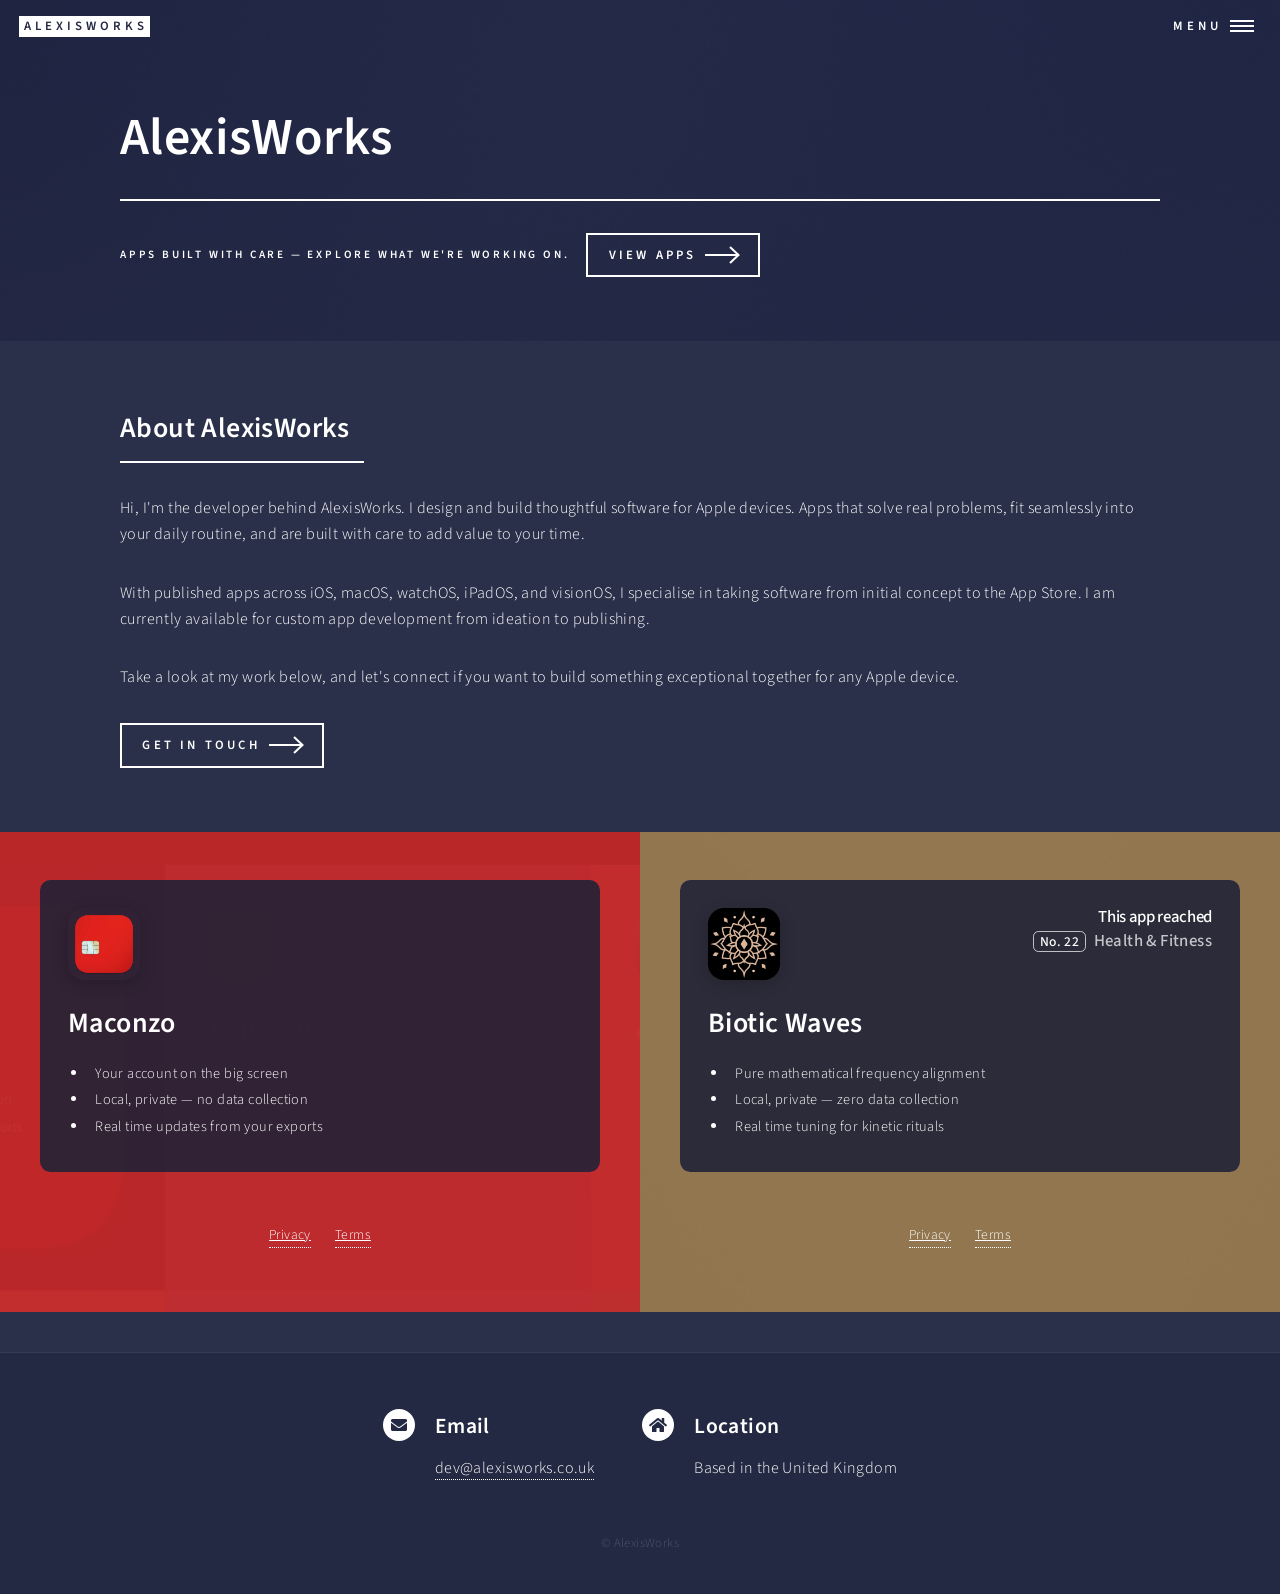
<file: index.html>
<!DOCTYPE HTML>
<!--
	Forty by HTML5 UP
	html5up.net | @ajlkn
	Free for personal and commercial use under the CCA 3.0 license (html5up.net/license)
-->
<html>
	<head>
		<title>ALEXISWORKS</title>
		<meta charset="utf-8" />
		<meta name="viewport" content="width=device-width, initial-scale=1, user-scalable=no" />
		<link rel="stylesheet" href="assets/css/main.css" />
		<noscript><link rel="stylesheet" href="assets/css/noscript.css" /></noscript>
	</head>
	<body class="is-preload">

		<!-- Wrapper -->
			<div id="wrapper">

				<!-- Header -->
					<header id="header" class="alt">
						<a href="index.html" class="logo"><strong>AlexisWorks</strong></a>
						<nav>
							<a href="#menu">Menu</a>
						</nav>
					</header>

				<!-- Menu -->
					<nav id="menu">
						<ul class="links">
							<li><a href="index.html">Home</a></li>
							<li><a href="#two">About</a></li>
							<li><a href="#one">Apps</a></li>
							<li><a href="#contact">Contact</a></li>
						</ul>
					</nav>

				<!-- Banner -->
					<section id="banner" class="major">
						<div class="inner">
							<header class="major">
								<h1>AlexisWorks</h1>
							</header>
							<div class="content">
								<p>Apps built with care — explore what we're working on.</p>
								<ul class="actions">
									<li><a href="#one" class="button next scrolly">View Apps</a></li>
								</ul>
							</div>
						</div>
					</section>

				<!-- Main -->
					<div id="main">

						<!-- About -->
							<section id="two">
								<div class="inner">
									<header class="major">
										<h2>About AlexisWorks</h2>
									</header>
									<p>Hi, I'm the developer behind AlexisWorks. I design and build thoughtful software for Apple devices. Apps that solve real problems, fit seamlessly into your daily routine, and are built with care to add value to your time.</p>
									<p>With published apps across iOS, macOS, watchOS, iPadOS, and visionOS, I specialise in taking software from initial concept to the App Store. I am currently available for custom app development from ideation to publishing.</p>
									<p>Take a look at my work below, and let's connect if you want to build something exceptional together for any Apple device.</p>
									<ul class="actions">
										<li><a href="#contact" class="button next scrolly">Get in touch</a></li>
									</ul>
								</div>
							</section>

						<!-- One -->
							<section id="one" class="tiles">
								<article class="tile-maconzo">
									<span class="image">
										<img src="images/maconzo-screenshot.png" alt="Maconzo screenshot" />
									</span>
									<header class="major tile-content">
										<img src="images/maconzo-icon.png" alt="" class="app-icon" />
										<h3>Maconzo</h3>
										<ul class="app-features">
											<li>Your account on the big screen</li>
											<li>Local, private — no data collection</li>
											<li>Real time updates from your exports</li>
										</ul>
									</header>
									<nav class="tile-legal" aria-label="Maconzo legal">
										<a href="apps/maconzo/privacy.html">Privacy</a>
										<a href="apps/maconzo/terms.html">Terms</a>
									</nav>
								</article>
								<article class="tile-biotic-waves">
									<span class="image">
										<img src="images/pic02.jpg" alt="Biotic Waves screenshot" />
									</span>
									<header class="major tile-content">
										<div class="tile-heading">
											<img src="images/biotic-waves-icon.png" alt="" class="app-icon" />
											<div class="rank-badge">
												<span class="rank-badge-label">This app reached</span>
												<span class="rank-badge-meta">
													<span class="rank-badge-rank">No. 22</span>
													<span class="rank-badge-category">Health &amp; Fitness</span>
												</span>
											</div>
										</div>
										<h3>Biotic Waves</h3>
										<ul class="app-features">
											<li>Pure mathematical frequency alignment</li>
											<li>Local, private — zero data collection</li>
											<li>Real time tuning for kinetic rituals</li>
										</ul>
									</header>
									<nav class="tile-legal" aria-label="Biotic Waves legal">
										<a href="apps/biotic-waves/privacy.html">Privacy</a>
										<a href="apps/biotic-waves/terms.html">Terms</a>
									</nav>
								</article>
								<!-- Placeholder tiles: uncomment when adding a new app
								<article>
									<span class="image">
										<img src="images/pic03.jpg" alt="App Three screenshot" />
									</span>
									<header class="major tile-content">
										<img src="images/pic03.jpg" alt="" class="app-icon" />
										<h3>App Three</h3>
										<ul class="app-features">
											<li>Key feature one</li>
											<li>Key feature two</li>
											<li>Key feature three</li>
										</ul>
									</header>
								</article>
								<article>
									<span class="image">
										<img src="images/pic04.jpg" alt="App Four screenshot" />
									</span>
									<header class="major tile-content">
										<img src="images/pic04.jpg" alt="" class="app-icon" />
										<h3>App Four</h3>
										<ul class="app-features">
											<li>Key feature one</li>
											<li>Key feature two</li>
											<li>Key feature three</li>
										</ul>
									</header>
								</article>
								<article>
									<span class="image">
										<img src="images/pic05.jpg" alt="App Five screenshot" />
									</span>
									<header class="major tile-content">
										<img src="images/pic05.jpg" alt="" class="app-icon" />
										<h3>App Five</h3>
										<ul class="app-features">
											<li>Key feature one</li>
											<li>Key feature two</li>
											<li>Key feature three</li>
										</ul>
									</header>
								</article>
								<article>
									<span class="image">
										<img src="images/pic06.jpg" alt="App Six screenshot" />
									</span>
									<header class="major tile-content">
										<img src="images/pic06.jpg" alt="" class="app-icon" />
										<h3>App Six</h3>
										<ul class="app-features">
											<li>Key feature one</li>
											<li>Key feature two</li>
											<li>Key feature three</li>
										</ul>
									</header>
								</article>
								-->
							</section>

					</div>

				<!-- Contact -->
					<section id="contact">
						<div class="inner contact-inner">
							<div class="contact-simple">
								<div class="contact-method">
									<span class="icon solid alt fa-envelope"></span>
									<h3>Email</h3>
									<a href="mailto:dev@alexisworks.co.uk">dev@alexisworks.co.uk</a>
								</div>
								<div class="contact-method">
									<span class="icon solid alt fa-home"></span>
									<h3>Location</h3>
									<span>Based in the United Kingdom</span>
								</div>
							</div>
							<p class="contact-copyright">&copy; AlexisWorks</p>
						</div>
					</section>

			</div>

		<!-- Scripts -->
			<script src="assets/js/jquery.min.js"></script>
			<script src="assets/js/jquery.scrolly.min.js"></script>
			<script src="assets/js/jquery.scrollex.min.js"></script>
			<script src="assets/js/browser.min.js"></script>
			<script src="assets/js/breakpoints.min.js"></script>
			<script src="assets/js/util.js"></script>
			<script src="assets/js/main.js"></script>

	</body>
</html>
</file>
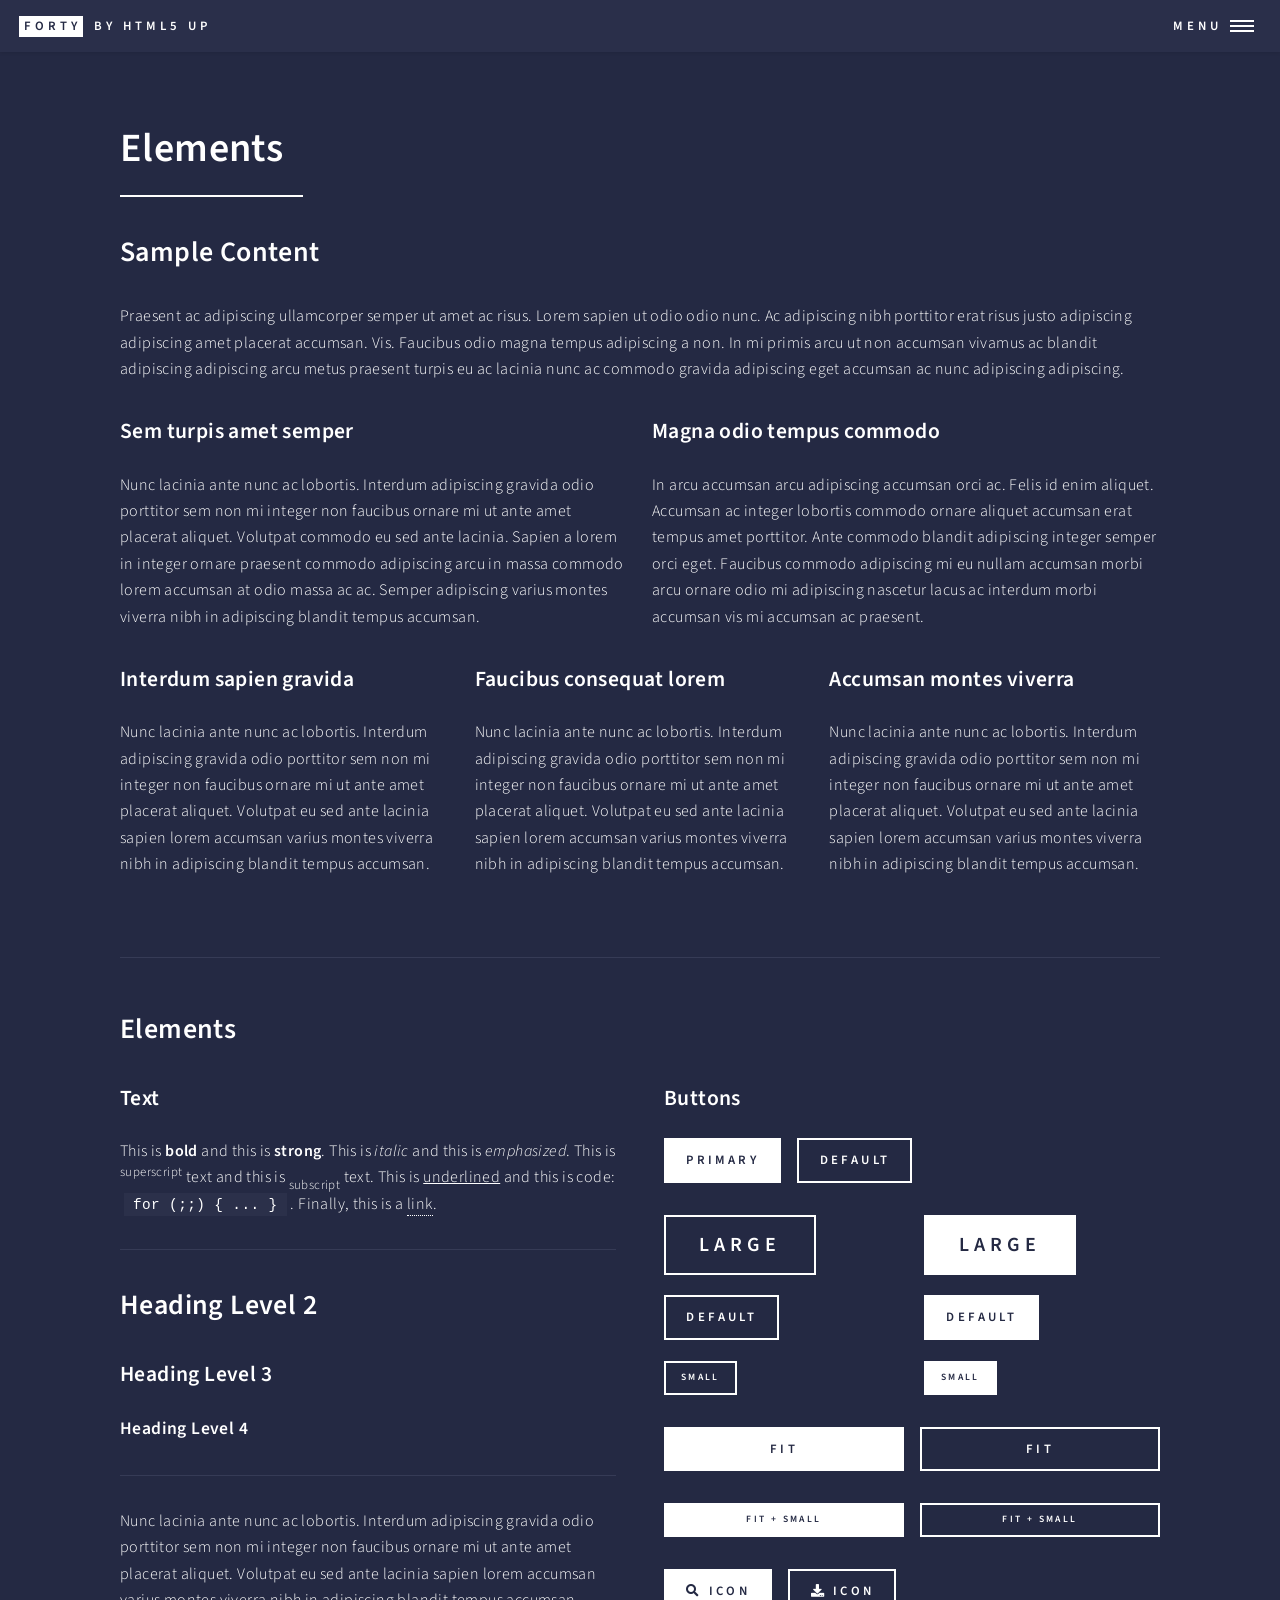
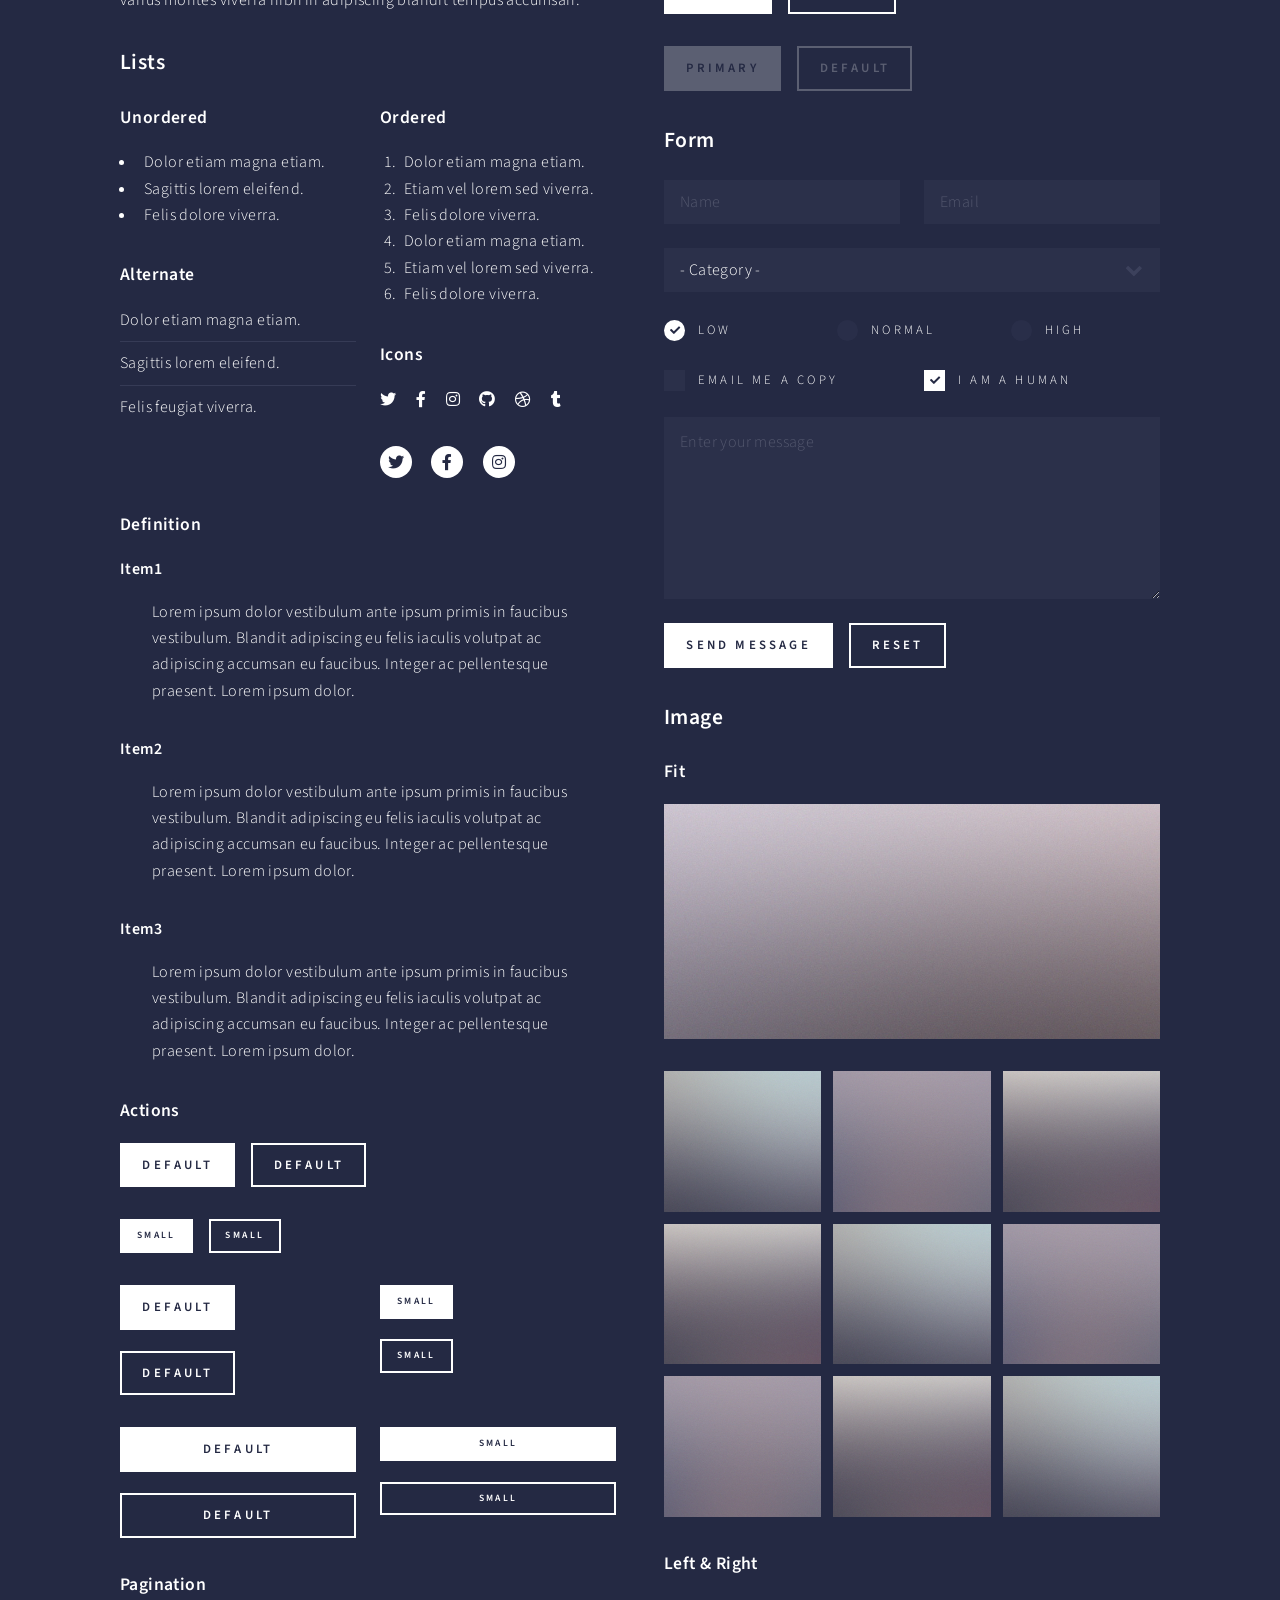
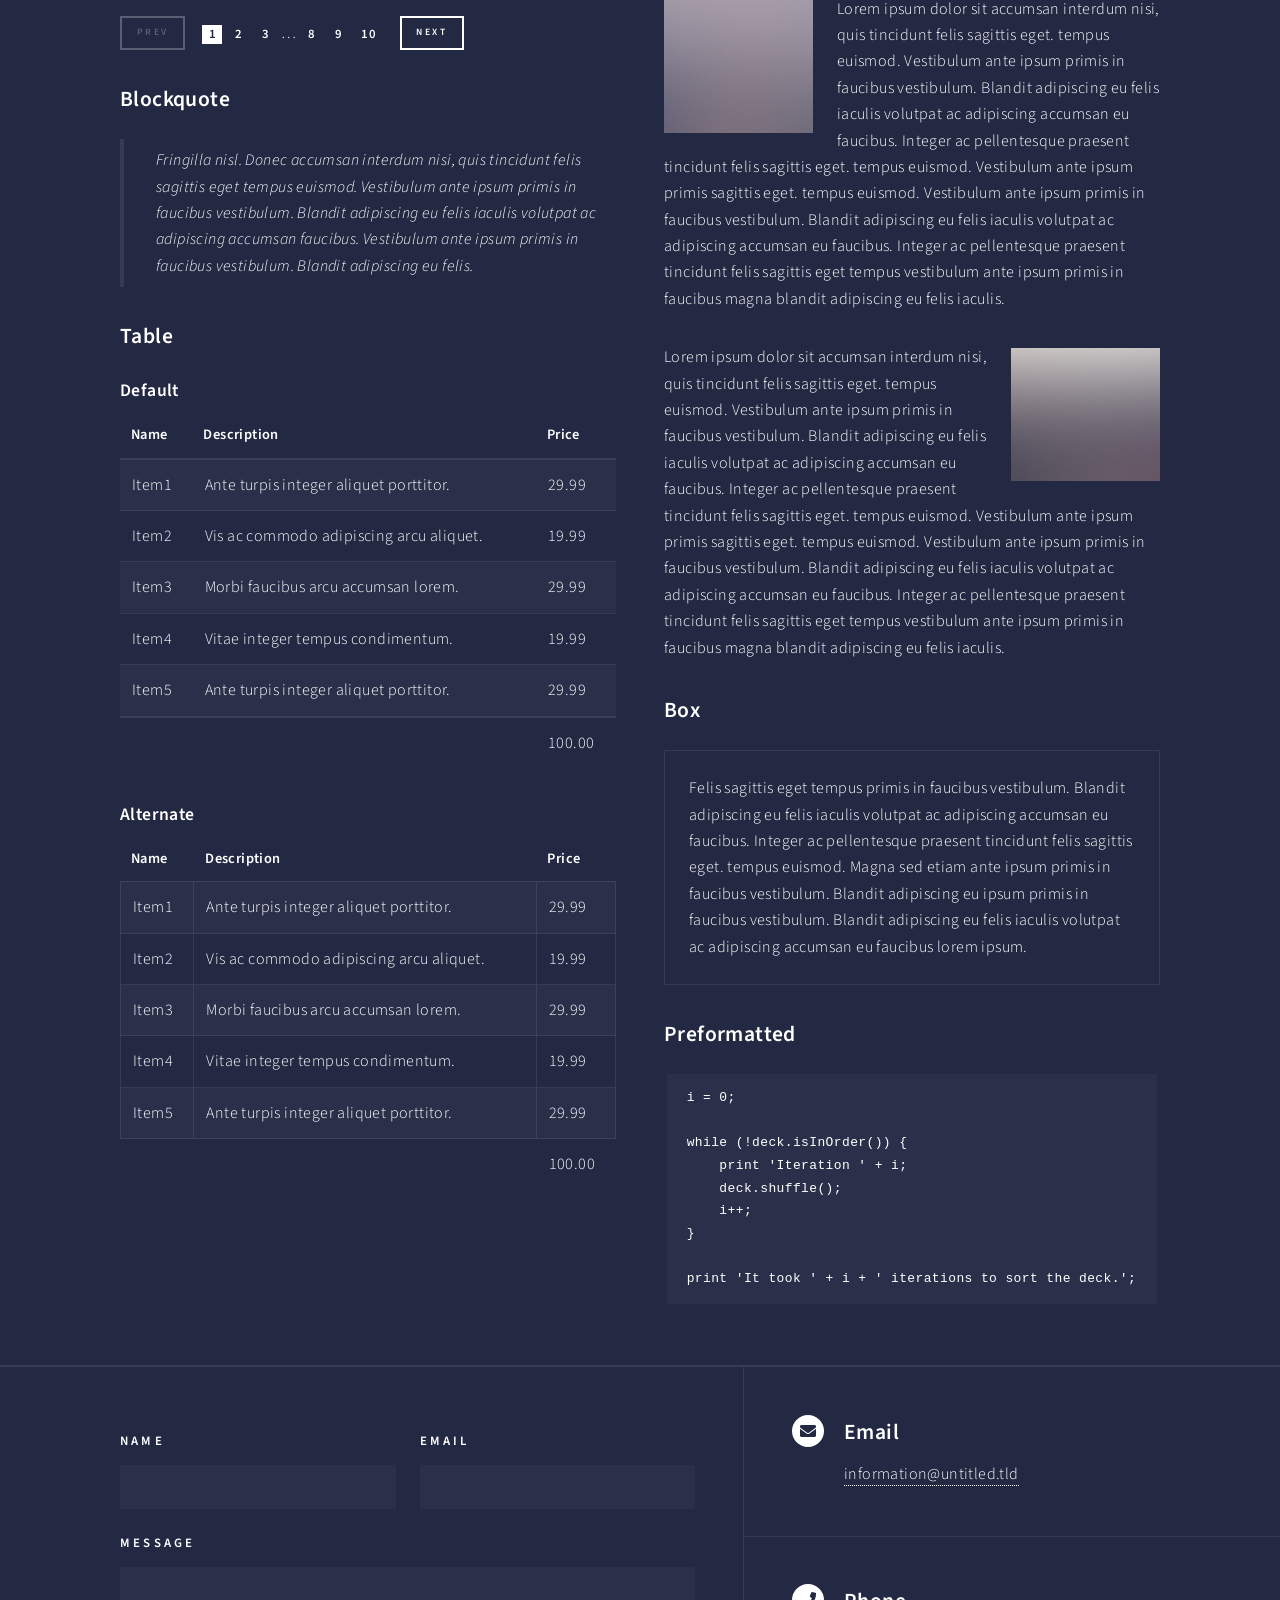
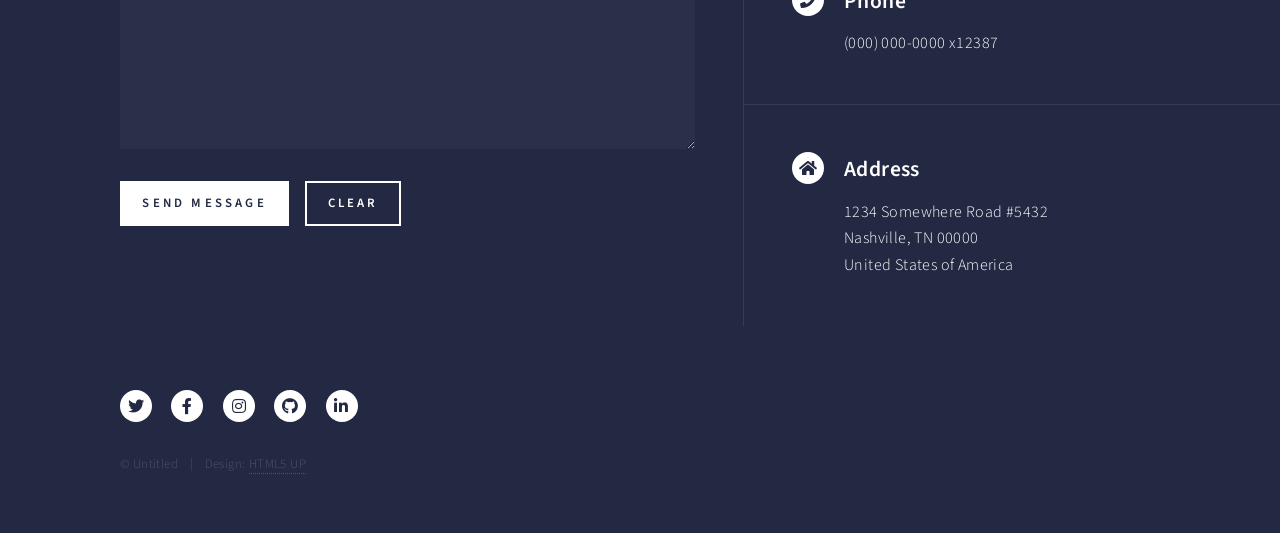
<file: elements.html>
<!DOCTYPE HTML>
<!--
	Forty by HTML5 UP
	html5up.net | @ajlkn
	Free for personal and commercial use under the CCA 3.0 license (html5up.net/license)
-->
<html>
	<head>
		<title>Elements - Forty by HTML5 UP</title>
		<meta charset="utf-8" />
		<meta name="viewport" content="width=device-width, initial-scale=1, user-scalable=no" />
		<link rel="stylesheet" href="assets/css/main.css" />
		<noscript><link rel="stylesheet" href="assets/css/noscript.css" /></noscript>
	</head>
	<body class="is-preload">

		<!-- Wrapper -->
			<div id="wrapper">

				<!-- Header -->
					<header id="header">
						<a href="index.html" class="logo"><strong>Forty</strong> <span>by HTML5 UP</span></a>
						<nav>
							<a href="#menu">Menu</a>
						</nav>
					</header>

				<!-- Menu -->
					<nav id="menu">
						<ul class="links">
							<li><a href="index.html">Home</a></li>
							<li><a href="landing.html">Landing</a></li>
							<li><a href="generic.html">Generic</a></li>
							<li><a href="elements.html">Elements</a></li>
						</ul>
						<ul class="actions stacked">
							<li><a href="#" class="button primary fit">Get Started</a></li>
							<li><a href="#" class="button fit">Log In</a></li>
						</ul>
					</nav>

				<!-- Main -->
					<div id="main" class="alt">

						<!-- One -->
							<section id="one">
								<div class="inner">
									<header class="major">
										<h1>Elements</h1>
									</header>

									<!-- Content -->
										<h2 id="content">Sample Content</h2>
										<p>Praesent ac adipiscing ullamcorper semper ut amet ac risus. Lorem sapien ut odio odio nunc. Ac adipiscing nibh porttitor erat risus justo adipiscing adipiscing amet placerat accumsan. Vis. Faucibus odio magna tempus adipiscing a non. In mi primis arcu ut non accumsan vivamus ac blandit adipiscing adipiscing arcu metus praesent turpis eu ac lacinia nunc ac commodo gravida adipiscing eget accumsan ac nunc adipiscing adipiscing.</p>
										<div class="row">
											<div class="col-6 col-12-small">
												<h3>Sem turpis amet semper</h3>
												<p>Nunc lacinia ante nunc ac lobortis. Interdum adipiscing gravida odio porttitor sem non mi integer non faucibus ornare mi ut ante amet placerat aliquet. Volutpat commodo eu sed ante lacinia. Sapien a lorem in integer ornare praesent commodo adipiscing arcu in massa commodo lorem accumsan at odio massa ac ac. Semper adipiscing varius montes viverra nibh in adipiscing blandit tempus accumsan.</p>
											</div>
											<div class="col-6 col-12-small">
												<h3>Magna odio tempus commodo</h3>
												<p>In arcu accumsan arcu adipiscing accumsan orci ac. Felis id enim aliquet. Accumsan ac integer lobortis commodo ornare aliquet accumsan erat tempus amet porttitor. Ante commodo blandit adipiscing integer semper orci eget. Faucibus commodo adipiscing mi eu nullam accumsan morbi arcu ornare odio mi adipiscing nascetur lacus ac interdum morbi accumsan vis mi accumsan ac praesent.</p>
											</div>
											<!-- Break -->
											<div class="col-4 col-12-medium">
												<h3>Interdum sapien gravida</h3>
												<p>Nunc lacinia ante nunc ac lobortis. Interdum adipiscing gravida odio porttitor sem non mi integer non faucibus ornare mi ut ante amet placerat aliquet. Volutpat eu sed ante lacinia sapien lorem accumsan varius montes viverra nibh in adipiscing blandit tempus accumsan.</p>
											</div>
											<div class="col-4 col-12-medium">
												<h3>Faucibus consequat lorem</h3>
												<p>Nunc lacinia ante nunc ac lobortis. Interdum adipiscing gravida odio porttitor sem non mi integer non faucibus ornare mi ut ante amet placerat aliquet. Volutpat eu sed ante lacinia sapien lorem accumsan varius montes viverra nibh in adipiscing blandit tempus accumsan.</p>
											</div>
											<div class="col-4 col-12-medium">
												<h3>Accumsan montes viverra</h3>
												<p>Nunc lacinia ante nunc ac lobortis. Interdum adipiscing gravida odio porttitor sem non mi integer non faucibus ornare mi ut ante amet placerat aliquet. Volutpat eu sed ante lacinia sapien lorem accumsan varius montes viverra nibh in adipiscing blandit tempus accumsan.</p>
											</div>
										</div>

									<hr class="major" />

									<!-- Elements -->
										<h2 id="elements">Elements</h2>
										<div class="row gtr-200">
											<div class="col-6 col-12-medium">

												<!-- Text stuff -->
													<h3>Text</h3>
													<p>This is <b>bold</b> and this is <strong>strong</strong>. This is <i>italic</i> and this is <em>emphasized</em>.
													This is <sup>superscript</sup> text and this is <sub>subscript</sub> text.
													This is <u>underlined</u> and this is code: <code>for (;;) { ... }</code>.
													Finally, this is a <a href="#">link</a>.</p>
													<hr />
													<h2>Heading Level 2</h2>
													<h3>Heading Level 3</h3>
													<h4>Heading Level 4</h4>
													<hr />
													<p>Nunc lacinia ante nunc ac lobortis. Interdum adipiscing gravida odio porttitor sem non mi integer non faucibus ornare mi ut ante amet placerat aliquet. Volutpat eu sed ante lacinia sapien lorem accumsan varius montes viverra nibh in adipiscing blandit tempus accumsan.</p>

												<!-- Lists -->
													<h3>Lists</h3>
													<div class="row">
														<div class="col-6 col-12-small">

															<h4>Unordered</h4>
															<ul>
																<li>Dolor etiam magna etiam.</li>
																<li>Sagittis lorem eleifend.</li>
																<li>Felis dolore viverra.</li>
															</ul>

															<h4>Alternate</h4>
															<ul class="alt">
																<li>Dolor etiam magna etiam.</li>
																<li>Sagittis lorem eleifend.</li>
																<li>Felis feugiat viverra.</li>
															</ul>

														</div>
														<div class="col-6 col-12-small">

															<h4>Ordered</h4>
															<ol>
																<li>Dolor etiam magna etiam.</li>
																<li>Etiam vel lorem sed viverra.</li>
																<li>Felis dolore viverra.</li>
																<li>Dolor etiam magna etiam.</li>
																<li>Etiam vel lorem sed viverra.</li>
																<li>Felis dolore viverra.</li>
															</ol>

															<h4>Icons</h4>
															<ul class="icons">
																<li><a href="#" class="icon brands fa-twitter"><span class="label">Twitter</span></a></li>
																<li><a href="#" class="icon brands fa-facebook-f"><span class="label">Facebook</span></a></li>
																<li><a href="#" class="icon brands fa-instagram"><span class="label">Instagram</span></a></li>
																<li><a href="#" class="icon brands fa-github"><span class="label">Github</span></a></li>
																<li><a href="#" class="icon brands fa-dribbble"><span class="label">Dribbble</span></a></li>
																<li><a href="#" class="icon brands fa-tumblr"><span class="label">Tumblr</span></a></li>
															</ul>
															<ul class="icons">
																<li><a href="#" class="icon brands alt fa-twitter"><span class="label">Twitter</span></a></li>
																<li><a href="#" class="icon brands alt fa-facebook-f"><span class="label">Facebook</span></a></li>
																<li><a href="#" class="icon brands alt fa-instagram"><span class="label">Instagram</span></a></li>
															</ul>

														</div>
													</div>
													<h4>Definition</h4>
													<dl>
														<dt>Item1</dt>
														<dd>
															<p>Lorem ipsum dolor vestibulum ante ipsum primis in faucibus vestibulum. Blandit adipiscing eu felis iaculis volutpat ac adipiscing accumsan eu faucibus. Integer ac pellentesque praesent. Lorem ipsum dolor.</p>
														</dd>
														<dt>Item2</dt>
														<dd>
															<p>Lorem ipsum dolor vestibulum ante ipsum primis in faucibus vestibulum. Blandit adipiscing eu felis iaculis volutpat ac adipiscing accumsan eu faucibus. Integer ac pellentesque praesent. Lorem ipsum dolor.</p>
														</dd>
														<dt>Item3</dt>
														<dd>
															<p>Lorem ipsum dolor vestibulum ante ipsum primis in faucibus vestibulum. Blandit adipiscing eu felis iaculis volutpat ac adipiscing accumsan eu faucibus. Integer ac pellentesque praesent. Lorem ipsum dolor.</p>
														</dd>
													</dl>

													<h4>Actions</h4>
													<ul class="actions">
														<li><a href="#" class="button primary">Default</a></li>
														<li><a href="#" class="button">Default</a></li>
													</ul>
													<ul class="actions small">
														<li><a href="#" class="button primary small">Small</a></li>
														<li><a href="#" class="button small">Small</a></li>
													</ul>
													<div class="row">
														<div class="col-6 col-12-small">
															<ul class="actions stacked">
																<li><a href="#" class="button primary">Default</a></li>
																<li><a href="#" class="button">Default</a></li>
															</ul>
														</div>
														<div class="col-6 col-12-small">
															<ul class="actions stacked">
																<li><a href="#" class="button primary small">Small</a></li>
																<li><a href="#" class="button small">Small</a></li>
															</ul>
														</div>
														<div class="col-6 col-12-small">
															<ul class="actions stacked">
																<li><a href="#" class="button primary fit">Default</a></li>
																<li><a href="#" class="button fit">Default</a></li>
															</ul>
														</div>
														<div class="col-6 col-12-small">
															<ul class="actions stacked">
																<li><a href="#" class="button primary small fit">Small</a></li>
																<li><a href="#" class="button small fit">Small</a></li>
															</ul>
														</div>
													</div>

													<h4>Pagination</h4>
													<ul class="pagination">
														<li><span class="button small disabled">Prev</span></li>
														<li><a href="#" class="page active">1</a></li>
														<li><a href="#" class="page">2</a></li>
														<li><a href="#" class="page">3</a></li>
														<li><span>&hellip;</span></li>
														<li><a href="#" class="page">8</a></li>
														<li><a href="#" class="page">9</a></li>
														<li><a href="#" class="page">10</a></li>
														<li><a href="#" class="button small">Next</a></li>
													</ul>

												<!-- Blockquote -->
													<h3>Blockquote</h3>
													<blockquote>Fringilla nisl. Donec accumsan interdum nisi, quis tincidunt felis sagittis eget tempus euismod. Vestibulum ante ipsum primis in faucibus vestibulum. Blandit adipiscing eu felis iaculis volutpat ac adipiscing accumsan faucibus. Vestibulum ante ipsum primis in faucibus vestibulum. Blandit adipiscing eu felis.</blockquote>

												<!-- Table -->
													<h3>Table</h3>

													<h4>Default</h4>
													<div class="table-wrapper">
														<table>
															<thead>
																<tr>
																	<th>Name</th>
																	<th>Description</th>
																	<th>Price</th>
																</tr>
															</thead>
															<tbody>
																<tr>
																	<td>Item1</td>
																	<td>Ante turpis integer aliquet porttitor.</td>
																	<td>29.99</td>
																</tr>
																<tr>
																	<td>Item2</td>
																	<td>Vis ac commodo adipiscing arcu aliquet.</td>
																	<td>19.99</td>
																</tr>
																<tr>
																	<td>Item3</td>
																	<td> Morbi faucibus arcu accumsan lorem.</td>
																	<td>29.99</td>
																</tr>
																<tr>
																	<td>Item4</td>
																	<td>Vitae integer tempus condimentum.</td>
																	<td>19.99</td>
																</tr>
																<tr>
																	<td>Item5</td>
																	<td>Ante turpis integer aliquet porttitor.</td>
																	<td>29.99</td>
																</tr>
															</tbody>
															<tfoot>
																<tr>
																	<td colspan="2"></td>
																	<td>100.00</td>
																</tr>
															</tfoot>
														</table>
													</div>

													<h4>Alternate</h4>
													<div class="table-wrapper">
														<table class="alt">
															<thead>
																<tr>
																	<th>Name</th>
																	<th>Description</th>
																	<th>Price</th>
																</tr>
															</thead>
															<tbody>
																<tr>
																	<td>Item1</td>
																	<td>Ante turpis integer aliquet porttitor.</td>
																	<td>29.99</td>
																</tr>
																<tr>
																	<td>Item2</td>
																	<td>Vis ac commodo adipiscing arcu aliquet.</td>
																	<td>19.99</td>
																</tr>
																<tr>
																	<td>Item3</td>
																	<td> Morbi faucibus arcu accumsan lorem.</td>
																	<td>29.99</td>
																</tr>
																<tr>
																	<td>Item4</td>
																	<td>Vitae integer tempus condimentum.</td>
																	<td>19.99</td>
																</tr>
																<tr>
																	<td>Item5</td>
																	<td>Ante turpis integer aliquet porttitor.</td>
																	<td>29.99</td>
																</tr>
															</tbody>
															<tfoot>
																<tr>
																	<td colspan="2"></td>
																	<td>100.00</td>
																</tr>
															</tfoot>
														</table>
													</div>

											</div>
											<div class="col-6 col-12-medium">

												<!-- Buttons -->
													<h3>Buttons</h3>
													<ul class="actions">
														<li><a href="#" class="button primary">Primary</a></li>
														<li><a href="#" class="button">Default</a></li>
													</ul>
													<div class="row">
														<div class="col-6 col-12-xsmall">
															<ul class="actions stacked">
																<li><a href="#" class="button large">Large</a></li>
																<li><a href="#" class="button">Default</a></li>
																<li><a href="#" class="button small">Small</a></li>
															</ul>
														</div>
														<div class="col-6 col-12-xsmall">
															<ul class="actions stacked">
																<li><a href="#" class="button primary large">Large</a></li>
																<li><a href="#" class="button primary">Default</a></li>
																<li><a href="#" class="button primary small">Small</a></li>
															</ul>
														</div>
													</div>
													<ul class="actions fit">
														<li><a href="#" class="button primary fit">Fit</a></li>
														<li><a href="#" class="button fit">Fit</a></li>
													</ul>
													<ul class="actions fit small">
														<li><a href="#" class="button primary fit small">Fit + Small</a></li>
														<li><a href="#" class="button fit small">Fit + Small</a></li>
													</ul>
													<ul class="actions">
														<li><a href="#" class="button primary icon solid fa-search">Icon</a></li>
														<li><a href="#" class="button icon solid fa-download">Icon</a></li>
													</ul>
													<ul class="actions">
														<li><span class="button primary disabled">Primary</span></li>
														<li><span class="button disabled">Default</span></li>
													</ul>

												<!-- Form -->
													<h3>Form</h3>

													<form method="post" action="#">
														<div class="row gtr-uniform">
															<div class="col-6 col-12-xsmall">
																<input type="text" name="demo-name" id="demo-name" value="" placeholder="Name" />
															</div>
															<div class="col-6 col-12-xsmall">
																<input type="email" name="demo-email" id="demo-email" value="" placeholder="Email" />
															</div>
															<!-- Break -->
															<div class="col-12">
																<select name="demo-category" id="demo-category">
																	<option value="">- Category -</option>
																	<option value="1">Manufacturing</option>
																	<option value="1">Shipping</option>
																	<option value="1">Administration</option>
																	<option value="1">Human Resources</option>
																</select>
															</div>
															<!-- Break -->
															<div class="col-4 col-12-small">
																<input type="radio" id="demo-priority-low" name="demo-priority" checked>
																<label for="demo-priority-low">Low</label>
															</div>
															<div class="col-4 col-12-small">
																<input type="radio" id="demo-priority-normal" name="demo-priority">
																<label for="demo-priority-normal">Normal</label>
															</div>
															<div class="col-4 col-12-small">
																<input type="radio" id="demo-priority-high" name="demo-priority">
																<label for="demo-priority-high">High</label>
															</div>
															<!-- Break -->
															<div class="col-6 col-12-small">
																<input type="checkbox" id="demo-copy" name="demo-copy">
																<label for="demo-copy">Email me a copy</label>
															</div>
															<div class="col-6 col-12-small">
																<input type="checkbox" id="demo-human" name="demo-human" checked>
																<label for="demo-human">I am a human</label>
															</div>
															<!-- Break -->
															<div class="col-12">
																<textarea name="demo-message" id="demo-message" placeholder="Enter your message" rows="6"></textarea>
															</div>
															<!-- Break -->
															<div class="col-12">
																<ul class="actions">
																	<li><input type="submit" value="Send Message" class="primary" /></li>
																	<li><input type="reset" value="Reset" /></li>
																</ul>
															</div>
														</div>
													</form>

												<!-- Image -->
													<h3>Image</h3>

													<h4>Fit</h4>
													<span class="image fit"><img src="images/pic03.jpg" alt="" /></span>
													<div class="box alt">
														<div class="row gtr-50 gtr-uniform">
															<div class="col-4"><span class="image fit"><img src="images/pic08.jpg" alt="" /></span></div>
															<div class="col-4"><span class="image fit"><img src="images/pic09.jpg" alt="" /></span></div>
															<div class="col-4"><span class="image fit"><img src="images/pic10.jpg" alt="" /></span></div>
															<!-- Break -->
															<div class="col-4"><span class="image fit"><img src="images/pic10.jpg" alt="" /></span></div>
															<div class="col-4"><span class="image fit"><img src="images/pic08.jpg" alt="" /></span></div>
															<div class="col-4"><span class="image fit"><img src="images/pic09.jpg" alt="" /></span></div>
															<!-- Break -->
															<div class="col-4"><span class="image fit"><img src="images/pic09.jpg" alt="" /></span></div>
															<div class="col-4"><span class="image fit"><img src="images/pic10.jpg" alt="" /></span></div>
															<div class="col-4"><span class="image fit"><img src="images/pic08.jpg" alt="" /></span></div>
														</div>
													</div>

													<h4>Left &amp; Right</h4>
													<p><span class="image left"><img src="images/pic09.jpg" alt="" /></span>Lorem ipsum dolor sit accumsan interdum nisi, quis tincidunt felis sagittis eget. tempus euismod. Vestibulum ante ipsum primis in faucibus vestibulum. Blandit adipiscing eu felis iaculis volutpat ac adipiscing accumsan eu faucibus. Integer ac pellentesque praesent tincidunt felis sagittis eget. tempus euismod. Vestibulum ante ipsum primis sagittis eget. tempus euismod. Vestibulum ante ipsum primis in faucibus vestibulum. Blandit adipiscing eu felis iaculis volutpat ac adipiscing accumsan eu faucibus. Integer ac pellentesque praesent tincidunt felis sagittis eget tempus vestibulum ante ipsum primis in faucibus magna blandit adipiscing eu felis iaculis.</p>
													<p><span class="image right"><img src="images/pic10.jpg" alt="" /></span>Lorem ipsum dolor sit accumsan interdum nisi, quis tincidunt felis sagittis eget. tempus euismod. Vestibulum ante ipsum primis in faucibus vestibulum. Blandit adipiscing eu felis iaculis volutpat ac adipiscing accumsan eu faucibus. Integer ac pellentesque praesent tincidunt felis sagittis eget. tempus euismod. Vestibulum ante ipsum primis sagittis eget. tempus euismod. Vestibulum ante ipsum primis in faucibus vestibulum. Blandit adipiscing eu felis iaculis volutpat ac adipiscing accumsan eu faucibus. Integer ac pellentesque praesent tincidunt felis sagittis eget tempus vestibulum ante ipsum primis in faucibus magna blandit adipiscing eu felis iaculis.</p>

												<!-- Box -->
													<h3>Box</h3>
													<div class="box">
														<p>Felis sagittis eget tempus primis in faucibus vestibulum. Blandit adipiscing eu felis iaculis volutpat ac adipiscing accumsan eu faucibus. Integer ac pellentesque praesent tincidunt felis sagittis eget. tempus euismod. Magna sed etiam ante ipsum primis in faucibus vestibulum. Blandit adipiscing eu ipsum primis in faucibus vestibulum. Blandit adipiscing eu felis iaculis volutpat ac adipiscing accumsan eu faucibus lorem ipsum.</p>
													</div>

												<!-- Preformatted Code -->
													<h3>Preformatted</h3>
													<pre><code>i = 0;

while (!deck.isInOrder()) {
    print 'Iteration ' + i;
    deck.shuffle();
    i++;
}

print 'It took ' + i + ' iterations to sort the deck.';
</code></pre>

											</div>
										</div>

								</div>
							</section>

					</div>

				<!-- Contact -->
					<section id="contact">
						<div class="inner">
							<section>
								<form method="post" action="#">
									<div class="fields">
										<div class="field half">
											<label for="name">Name</label>
											<input type="text" name="name" id="name" />
										</div>
										<div class="field half">
											<label for="email">Email</label>
											<input type="text" name="email" id="email" />
										</div>
										<div class="field">
											<label for="message">Message</label>
											<textarea name="message" id="message" rows="6"></textarea>
										</div>
									</div>
									<ul class="actions">
										<li><input type="submit" value="Send Message" class="primary" /></li>
										<li><input type="reset" value="Clear" /></li>
									</ul>
								</form>
							</section>
							<section class="split">
								<section>
									<div class="contact-method">
										<span class="icon solid alt fa-envelope"></span>
										<h3>Email</h3>
										<a href="#">information@untitled.tld</a>
									</div>
								</section>
								<section>
									<div class="contact-method">
										<span class="icon solid alt fa-phone"></span>
										<h3>Phone</h3>
										<span>(000) 000-0000 x12387</span>
									</div>
								</section>
								<section>
									<div class="contact-method">
										<span class="icon solid alt fa-home"></span>
										<h3>Address</h3>
										<span>1234 Somewhere Road #5432<br />
										Nashville, TN 00000<br />
										United States of America</span>
									</div>
								</section>
							</section>
						</div>
					</section>

				<!-- Footer -->
					<footer id="footer">
						<div class="inner">
							<ul class="icons">
								<li><a href="#" class="icon brands alt fa-twitter"><span class="label">Twitter</span></a></li>
								<li><a href="#" class="icon brands alt fa-facebook-f"><span class="label">Facebook</span></a></li>
								<li><a href="#" class="icon brands alt fa-instagram"><span class="label">Instagram</span></a></li>
								<li><a href="#" class="icon brands alt fa-github"><span class="label">GitHub</span></a></li>
								<li><a href="#" class="icon brands alt fa-linkedin-in"><span class="label">LinkedIn</span></a></li>
							</ul>
							<ul class="copyright">
								<li>&copy; Untitled</li><li>Design: <a href="https://html5up.net">HTML5 UP</a></li>
							</ul>
						</div>
					</footer>

			</div>

		<!-- Scripts -->
			<script src="assets/js/jquery.min.js"></script>
			<script src="assets/js/jquery.scrolly.min.js"></script>
			<script src="assets/js/jquery.scrollex.min.js"></script>
			<script src="assets/js/browser.min.js"></script>
			<script src="assets/js/breakpoints.min.js"></script>
			<script src="assets/js/util.js"></script>
			<script src="assets/js/main.js"></script>

	</body>
</html>
</file>
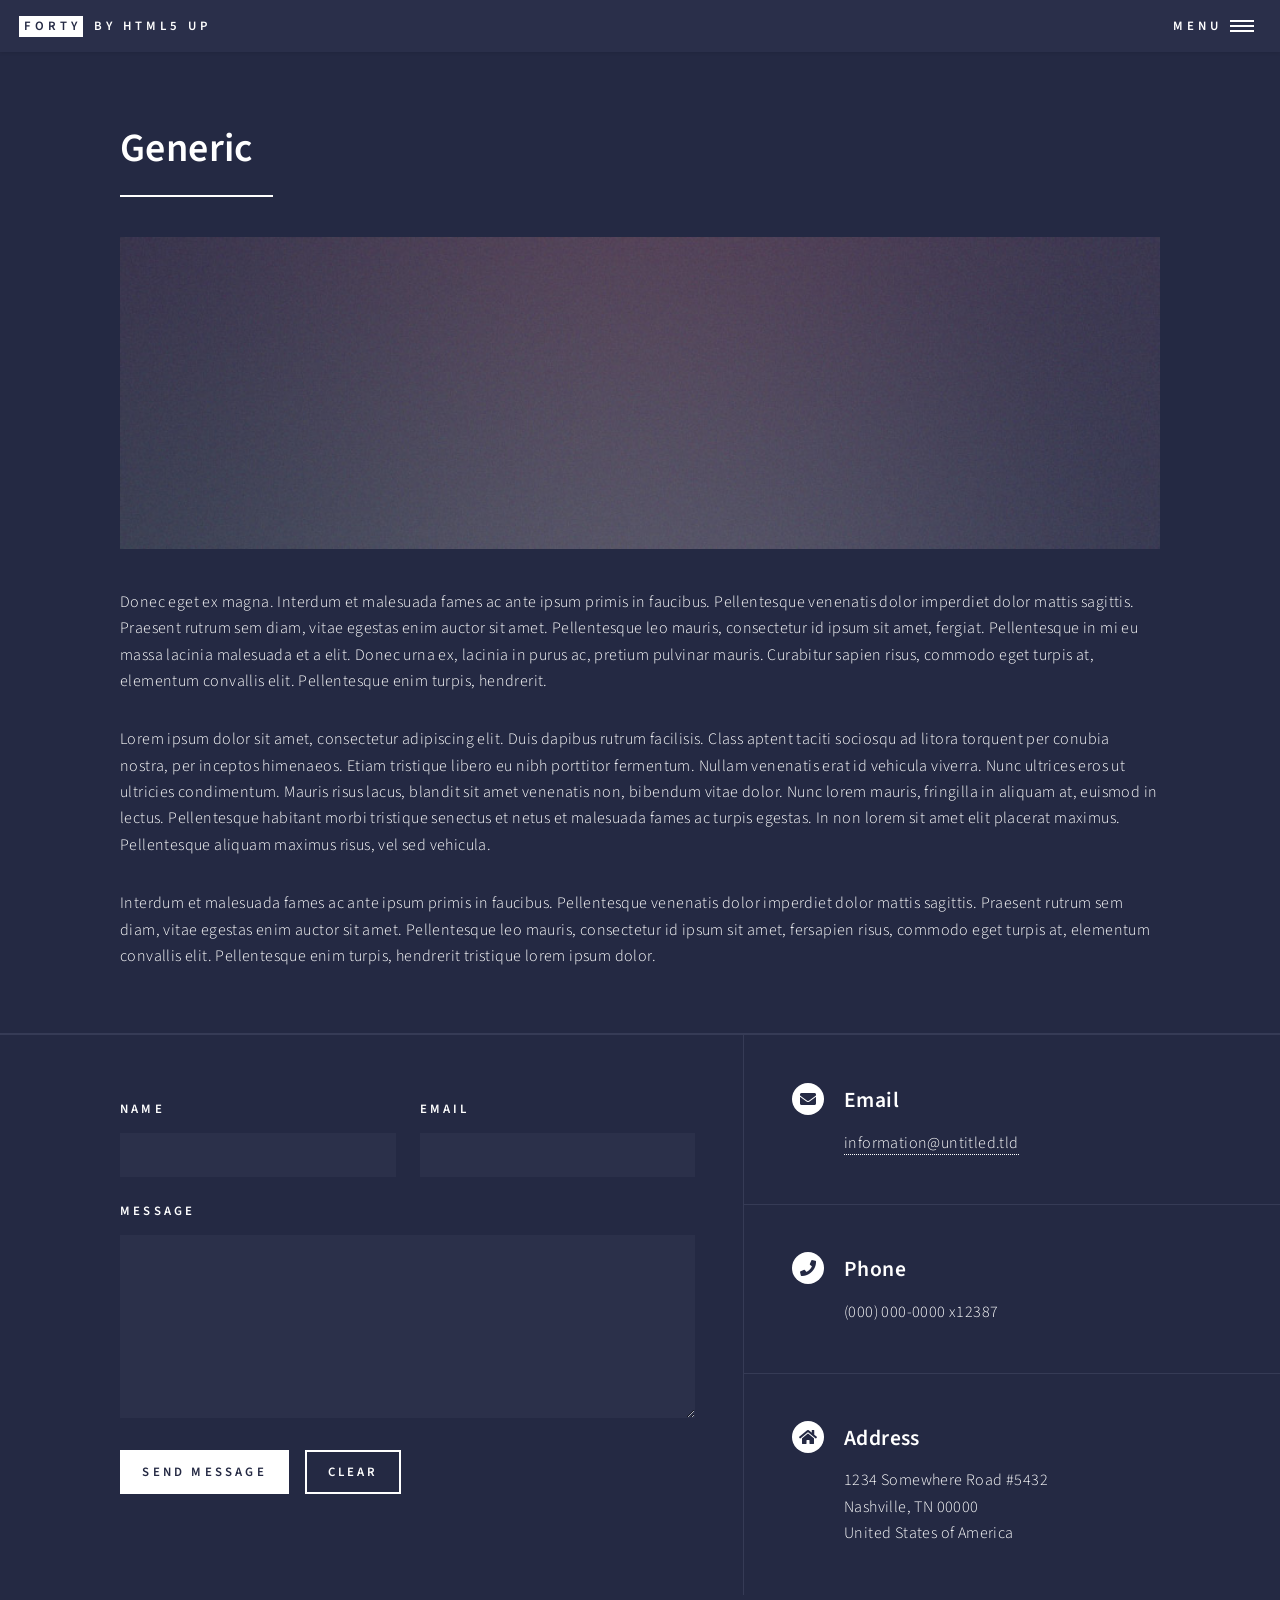
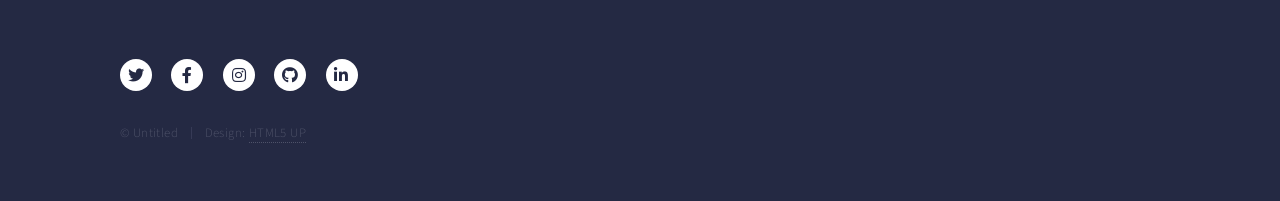
<file: generic.html>
<!DOCTYPE HTML>
<!--
	Forty by HTML5 UP
	html5up.net | @ajlkn
	Free for personal and commercial use under the CCA 3.0 license (html5up.net/license)
-->
<html>
	<head>
		<title>Generic - Forty by HTML5 UP</title>
		<meta charset="utf-8" />
		<meta name="viewport" content="width=device-width, initial-scale=1, user-scalable=no" />
		<link rel="stylesheet" href="assets/css/main.css" />
		<noscript><link rel="stylesheet" href="assets/css/noscript.css" /></noscript>
	</head>
	<body class="is-preload">

		<!-- Wrapper -->
			<div id="wrapper">

				<!-- Header -->
					<header id="header">
						<a href="index.html" class="logo"><strong>Forty</strong> <span>by HTML5 UP</span></a>
						<nav>
							<a href="#menu">Menu</a>
						</nav>
					</header>

				<!-- Menu -->
					<nav id="menu">
						<ul class="links">
							<li><a href="index.html">Home</a></li>
							<li><a href="landing.html">Landing</a></li>
							<li><a href="generic.html">Generic</a></li>
							<li><a href="elements.html">Elements</a></li>
						</ul>
						<ul class="actions stacked">
							<li><a href="#" class="button primary fit">Get Started</a></li>
							<li><a href="#" class="button fit">Log In</a></li>
						</ul>
					</nav>

				<!-- Main -->
					<div id="main" class="alt">

						<!-- One -->
							<section id="one">
								<div class="inner">
									<header class="major">
										<h1>Generic</h1>
									</header>
									<span class="image main"><img src="images/pic11.jpg" alt="" /></span>
									<p>Donec eget ex magna. Interdum et malesuada fames ac ante ipsum primis in faucibus. Pellentesque venenatis dolor imperdiet dolor mattis sagittis. Praesent rutrum sem diam, vitae egestas enim auctor sit amet. Pellentesque leo mauris, consectetur id ipsum sit amet, fergiat. Pellentesque in mi eu massa lacinia malesuada et a elit. Donec urna ex, lacinia in purus ac, pretium pulvinar mauris. Curabitur sapien risus, commodo eget turpis at, elementum convallis elit. Pellentesque enim turpis, hendrerit.</p>
									<p>Lorem ipsum dolor sit amet, consectetur adipiscing elit. Duis dapibus rutrum facilisis. Class aptent taciti sociosqu ad litora torquent per conubia nostra, per inceptos himenaeos. Etiam tristique libero eu nibh porttitor fermentum. Nullam venenatis erat id vehicula viverra. Nunc ultrices eros ut ultricies condimentum. Mauris risus lacus, blandit sit amet venenatis non, bibendum vitae dolor. Nunc lorem mauris, fringilla in aliquam at, euismod in lectus. Pellentesque habitant morbi tristique senectus et netus et malesuada fames ac turpis egestas. In non lorem sit amet elit placerat maximus. Pellentesque aliquam maximus risus, vel sed vehicula.</p>
									<p>Interdum et malesuada fames ac ante ipsum primis in faucibus. Pellentesque venenatis dolor imperdiet dolor mattis sagittis. Praesent rutrum sem diam, vitae egestas enim auctor sit amet. Pellentesque leo mauris, consectetur id ipsum sit amet, fersapien risus, commodo eget turpis at, elementum convallis elit. Pellentesque enim turpis, hendrerit tristique lorem ipsum dolor.</p>
								</div>
							</section>

					</div>

				<!-- Contact -->
					<section id="contact">
						<div class="inner">
							<section>
								<form method="post" action="#">
									<div class="fields">
										<div class="field half">
											<label for="name">Name</label>
											<input type="text" name="name" id="name" />
										</div>
										<div class="field half">
											<label for="email">Email</label>
											<input type="text" name="email" id="email" />
										</div>
										<div class="field">
											<label for="message">Message</label>
											<textarea name="message" id="message" rows="6"></textarea>
										</div>
									</div>
									<ul class="actions">
										<li><input type="submit" value="Send Message" class="primary" /></li>
										<li><input type="reset" value="Clear" /></li>
									</ul>
								</form>
							</section>
							<section class="split">
								<section>
									<div class="contact-method">
										<span class="icon solid alt fa-envelope"></span>
										<h3>Email</h3>
										<a href="#">information@untitled.tld</a>
									</div>
								</section>
								<section>
									<div class="contact-method">
										<span class="icon solid alt fa-phone"></span>
										<h3>Phone</h3>
										<span>(000) 000-0000 x12387</span>
									</div>
								</section>
								<section>
									<div class="contact-method">
										<span class="icon solid alt fa-home"></span>
										<h3>Address</h3>
										<span>1234 Somewhere Road #5432<br />
										Nashville, TN 00000<br />
										United States of America</span>
									</div>
								</section>
							</section>
						</div>
					</section>

				<!-- Footer -->
					<footer id="footer">
						<div class="inner">
							<ul class="icons">
								<li><a href="#" class="icon brands alt fa-twitter"><span class="label">Twitter</span></a></li>
								<li><a href="#" class="icon brands alt fa-facebook-f"><span class="label">Facebook</span></a></li>
								<li><a href="#" class="icon brands alt fa-instagram"><span class="label">Instagram</span></a></li>
								<li><a href="#" class="icon brands alt fa-github"><span class="label">GitHub</span></a></li>
								<li><a href="#" class="icon brands alt fa-linkedin-in"><span class="label">LinkedIn</span></a></li>
							</ul>
							<ul class="copyright">
								<li>&copy; Untitled</li><li>Design: <a href="https://html5up.net">HTML5 UP</a></li>
							</ul>
						</div>
					</footer>

			</div>

		<!-- Scripts -->
			<script src="assets/js/jquery.min.js"></script>
			<script src="assets/js/jquery.scrolly.min.js"></script>
			<script src="assets/js/jquery.scrollex.min.js"></script>
			<script src="assets/js/browser.min.js"></script>
			<script src="assets/js/breakpoints.min.js"></script>
			<script src="assets/js/util.js"></script>
			<script src="assets/js/main.js"></script>

	</body>
</html>
</file>
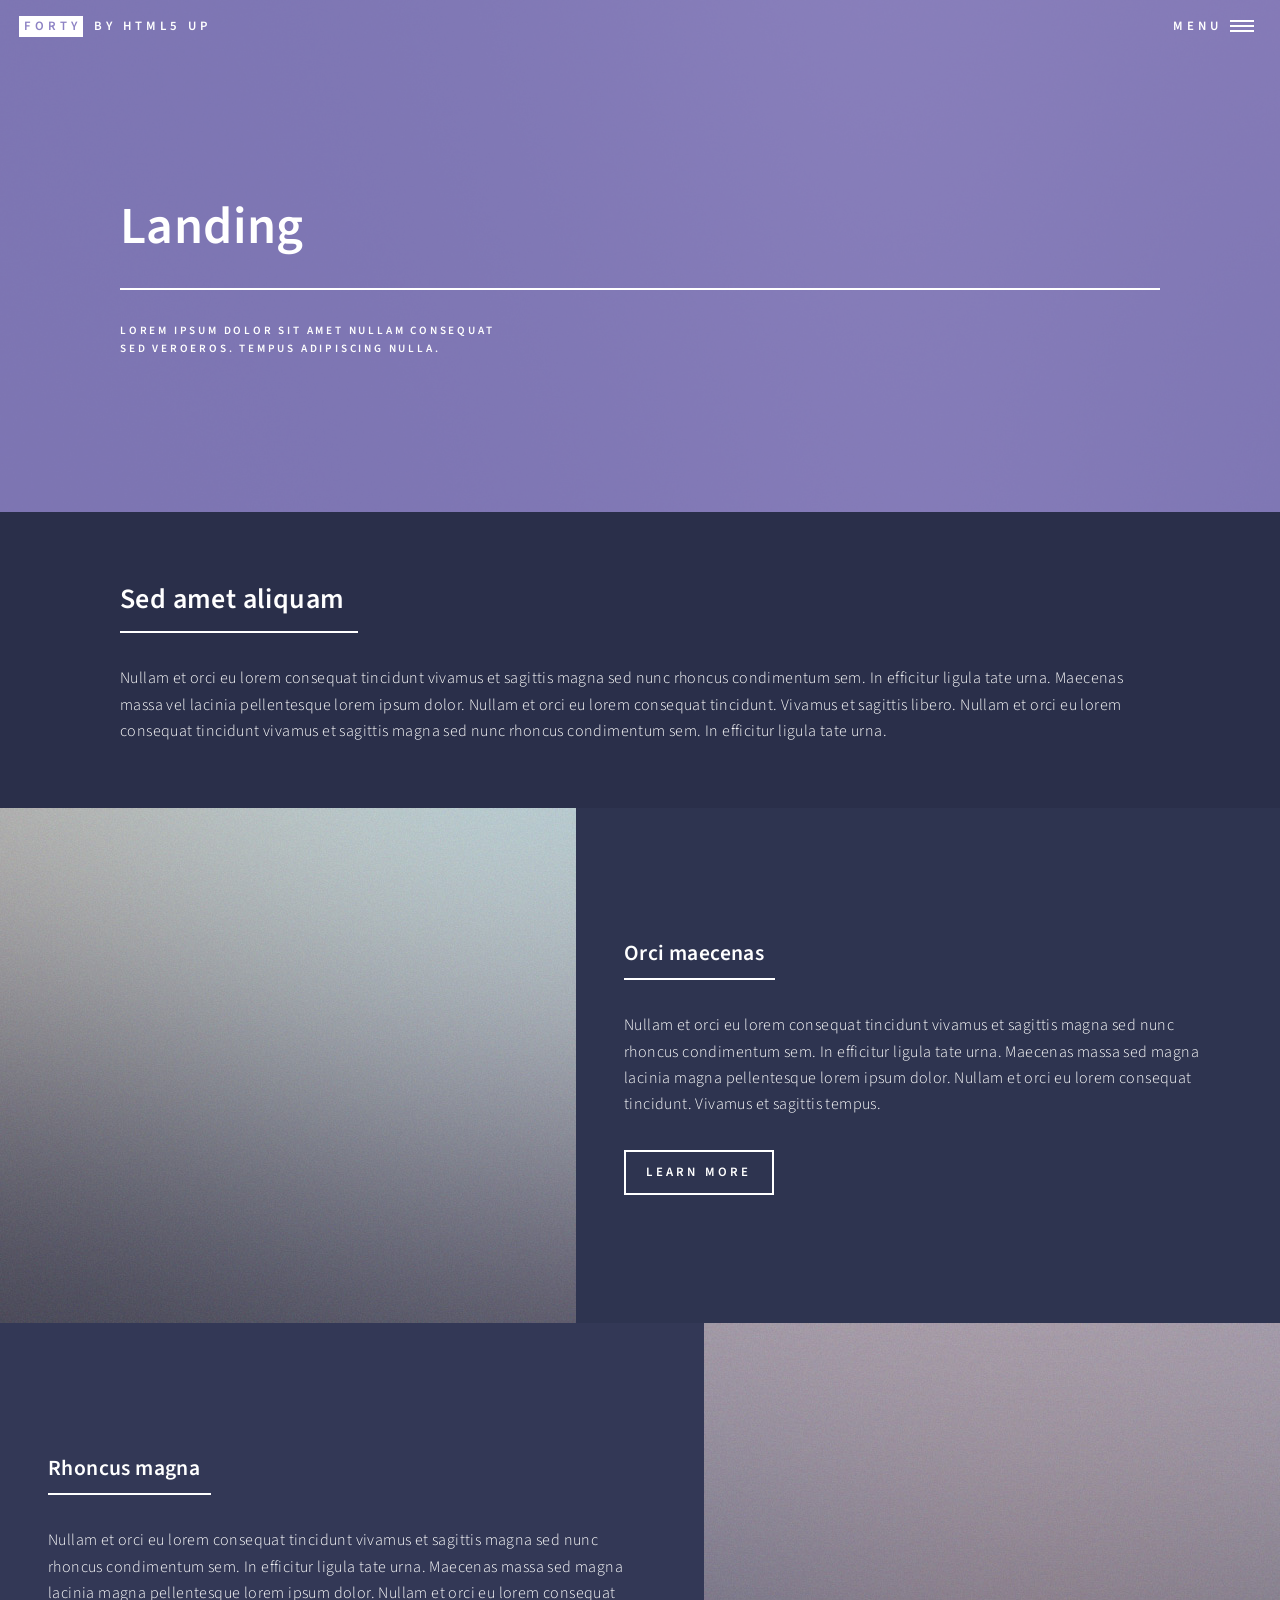
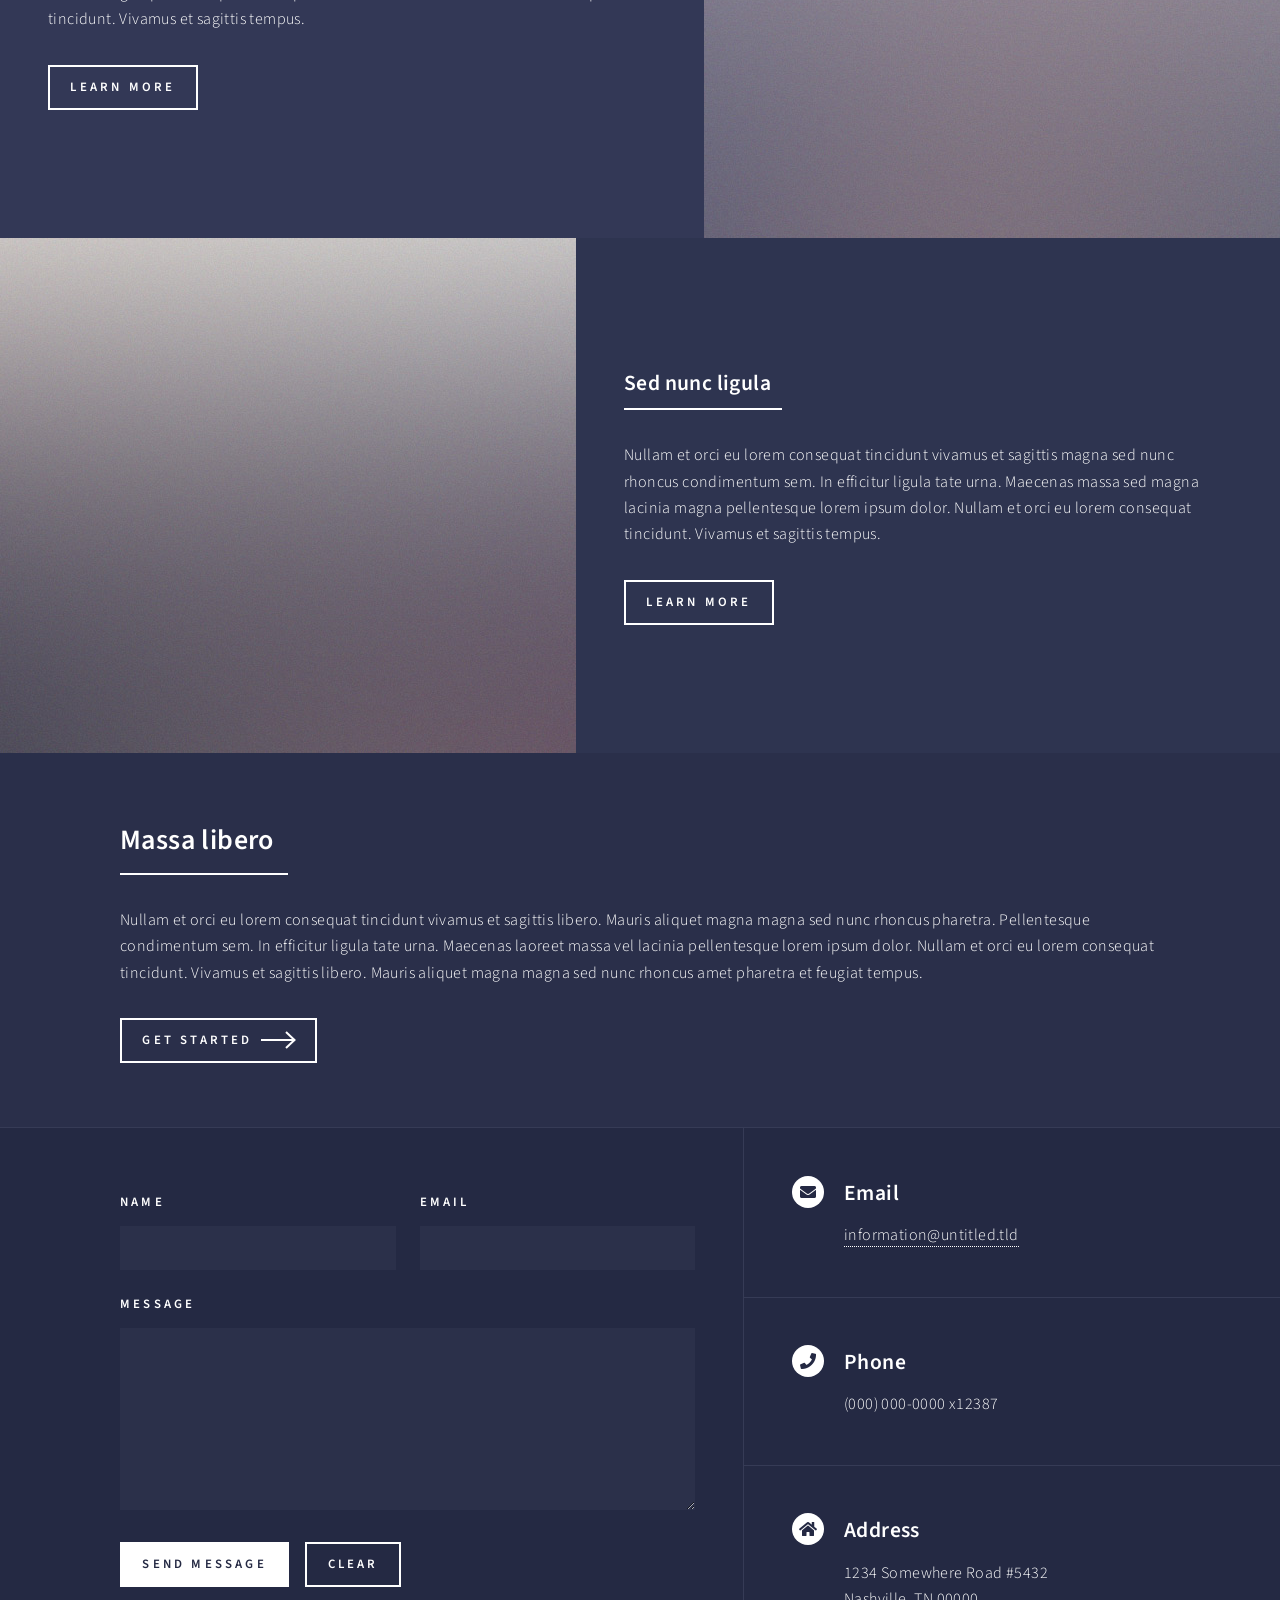
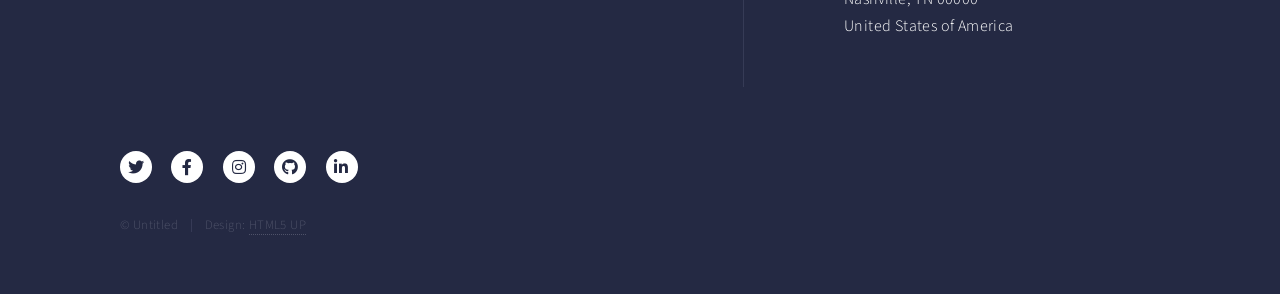
<file: landing.html>
<!DOCTYPE HTML>
<!--
	Forty by HTML5 UP
	html5up.net | @ajlkn
	Free for personal and commercial use under the CCA 3.0 license (html5up.net/license)
-->
<html>
	<head>
		<title>Landing - Forty by HTML5 UP</title>
		<meta charset="utf-8" />
		<meta name="viewport" content="width=device-width, initial-scale=1, user-scalable=no" />
		<link rel="stylesheet" href="assets/css/main.css" />
		<noscript><link rel="stylesheet" href="assets/css/noscript.css" /></noscript>
	</head>
	<body class="is-preload">

		<!-- Wrapper -->
			<div id="wrapper">

				<!-- Header -->
				<!-- Note: The "styleN" class below should match that of the banner element. -->
					<header id="header" class="alt style2">
						<a href="index.html" class="logo"><strong>Forty</strong> <span>by HTML5 UP</span></a>
						<nav>
							<a href="#menu">Menu</a>
						</nav>
					</header>

				<!-- Menu -->
					<nav id="menu">
						<ul class="links">
							<li><a href="index.html">Home</a></li>
							<li><a href="landing.html">Landing</a></li>
							<li><a href="generic.html">Generic</a></li>
							<li><a href="elements.html">Elements</a></li>
						</ul>
						<ul class="actions stacked">
							<li><a href="#" class="button primary fit">Get Started</a></li>
							<li><a href="#" class="button fit">Log In</a></li>
						</ul>
					</nav>

				<!-- Banner -->
				<!-- Note: The "styleN" class below should match that of the header element. -->
					<section id="banner" class="style2">
						<div class="inner">
							<span class="image">
								<img src="images/pic07.jpg" alt="" />
							</span>
							<header class="major">
								<h1>Landing</h1>
							</header>
							<div class="content">
								<p>Lorem ipsum dolor sit amet nullam consequat<br />
								sed veroeros. tempus adipiscing nulla.</p>
							</div>
						</div>
					</section>

				<!-- Main -->
					<div id="main">

						<!-- One -->
							<section id="one">
								<div class="inner">
									<header class="major">
										<h2>Sed amet aliquam</h2>
									</header>
									<p>Nullam et orci eu lorem consequat tincidunt vivamus et sagittis magna sed nunc rhoncus condimentum sem. In efficitur ligula tate urna. Maecenas massa vel lacinia pellentesque lorem ipsum dolor. Nullam et orci eu lorem consequat tincidunt. Vivamus et sagittis libero. Nullam et orci eu lorem consequat tincidunt vivamus et sagittis magna sed nunc rhoncus condimentum sem. In efficitur ligula tate urna.</p>
								</div>
							</section>

						<!-- Two -->
							<section id="two" class="spotlights">
								<section>
									<a href="generic.html" class="image">
										<img src="images/pic08.jpg" alt="" data-position="center center" />
									</a>
									<div class="content">
										<div class="inner">
											<header class="major">
												<h3>Orci maecenas</h3>
											</header>
											<p>Nullam et orci eu lorem consequat tincidunt vivamus et sagittis magna sed nunc rhoncus condimentum sem. In efficitur ligula tate urna. Maecenas massa sed magna lacinia magna pellentesque lorem ipsum dolor. Nullam et orci eu lorem consequat tincidunt. Vivamus et sagittis tempus.</p>
											<ul class="actions">
												<li><a href="generic.html" class="button">Learn more</a></li>
											</ul>
										</div>
									</div>
								</section>
								<section>
									<a href="generic.html" class="image">
										<img src="images/pic09.jpg" alt="" data-position="top center" />
									</a>
									<div class="content">
										<div class="inner">
											<header class="major">
												<h3>Rhoncus magna</h3>
											</header>
											<p>Nullam et orci eu lorem consequat tincidunt vivamus et sagittis magna sed nunc rhoncus condimentum sem. In efficitur ligula tate urna. Maecenas massa sed magna lacinia magna pellentesque lorem ipsum dolor. Nullam et orci eu lorem consequat tincidunt. Vivamus et sagittis tempus.</p>
											<ul class="actions">
												<li><a href="generic.html" class="button">Learn more</a></li>
											</ul>
										</div>
									</div>
								</section>
								<section>
									<a href="generic.html" class="image">
										<img src="images/pic10.jpg" alt="" data-position="25% 25%" />
									</a>
									<div class="content">
										<div class="inner">
											<header class="major">
												<h3>Sed nunc ligula</h3>
											</header>
											<p>Nullam et orci eu lorem consequat tincidunt vivamus et sagittis magna sed nunc rhoncus condimentum sem. In efficitur ligula tate urna. Maecenas massa sed magna lacinia magna pellentesque lorem ipsum dolor. Nullam et orci eu lorem consequat tincidunt. Vivamus et sagittis tempus.</p>
											<ul class="actions">
												<li><a href="generic.html" class="button">Learn more</a></li>
											</ul>
										</div>
									</div>
								</section>
							</section>

						<!-- Three -->
							<section id="three">
								<div class="inner">
									<header class="major">
										<h2>Massa libero</h2>
									</header>
									<p>Nullam et orci eu lorem consequat tincidunt vivamus et sagittis libero. Mauris aliquet magna magna sed nunc rhoncus pharetra. Pellentesque condimentum sem. In efficitur ligula tate urna. Maecenas laoreet massa vel lacinia pellentesque lorem ipsum dolor. Nullam et orci eu lorem consequat tincidunt. Vivamus et sagittis libero. Mauris aliquet magna magna sed nunc rhoncus amet pharetra et feugiat tempus.</p>
									<ul class="actions">
										<li><a href="generic.html" class="button next">Get Started</a></li>
									</ul>
								</div>
							</section>

					</div>

				<!-- Contact -->
					<section id="contact">
						<div class="inner">
							<section>
								<form method="post" action="#">
									<div class="fields">
										<div class="field half">
											<label for="name">Name</label>
											<input type="text" name="name" id="name" />
										</div>
										<div class="field half">
											<label for="email">Email</label>
											<input type="text" name="email" id="email" />
										</div>
										<div class="field">
											<label for="message">Message</label>
											<textarea name="message" id="message" rows="6"></textarea>
										</div>
									</div>
									<ul class="actions">
										<li><input type="submit" value="Send Message" class="primary" /></li>
										<li><input type="reset" value="Clear" /></li>
									</ul>
								</form>
							</section>
							<section class="split">
								<section>
									<div class="contact-method">
										<span class="icon solid alt fa-envelope"></span>
										<h3>Email</h3>
										<a href="#">information@untitled.tld</a>
									</div>
								</section>
								<section>
									<div class="contact-method">
										<span class="icon solid alt fa-phone"></span>
										<h3>Phone</h3>
										<span>(000) 000-0000 x12387</span>
									</div>
								</section>
								<section>
									<div class="contact-method">
										<span class="icon solid alt fa-home"></span>
										<h3>Address</h3>
										<span>1234 Somewhere Road #5432<br />
										Nashville, TN 00000<br />
										United States of America</span>
									</div>
								</section>
							</section>
						</div>
					</section>

				<!-- Footer -->
					<footer id="footer">
						<div class="inner">
							<ul class="icons">
								<li><a href="#" class="icon brands alt fa-twitter"><span class="label">Twitter</span></a></li>
								<li><a href="#" class="icon brands alt fa-facebook-f"><span class="label">Facebook</span></a></li>
								<li><a href="#" class="icon brands alt fa-instagram"><span class="label">Instagram</span></a></li>
								<li><a href="#" class="icon brands alt fa-github"><span class="label">GitHub</span></a></li>
								<li><a href="#" class="icon brands alt fa-linkedin-in"><span class="label">LinkedIn</span></a></li>
							</ul>
							<ul class="copyright">
								<li>&copy; Untitled</li><li>Design: <a href="https://html5up.net">HTML5 UP</a></li>
							</ul>
						</div>
					</footer>

			</div>

		<!-- Scripts -->
			<script src="assets/js/jquery.min.js"></script>
			<script src="assets/js/jquery.scrolly.min.js"></script>
			<script src="assets/js/jquery.scrollex.min.js"></script>
			<script src="assets/js/browser.min.js"></script>
			<script src="assets/js/breakpoints.min.js"></script>
			<script src="assets/js/util.js"></script>
			<script src="assets/js/main.js"></script>

	</body>
</html>
</file>
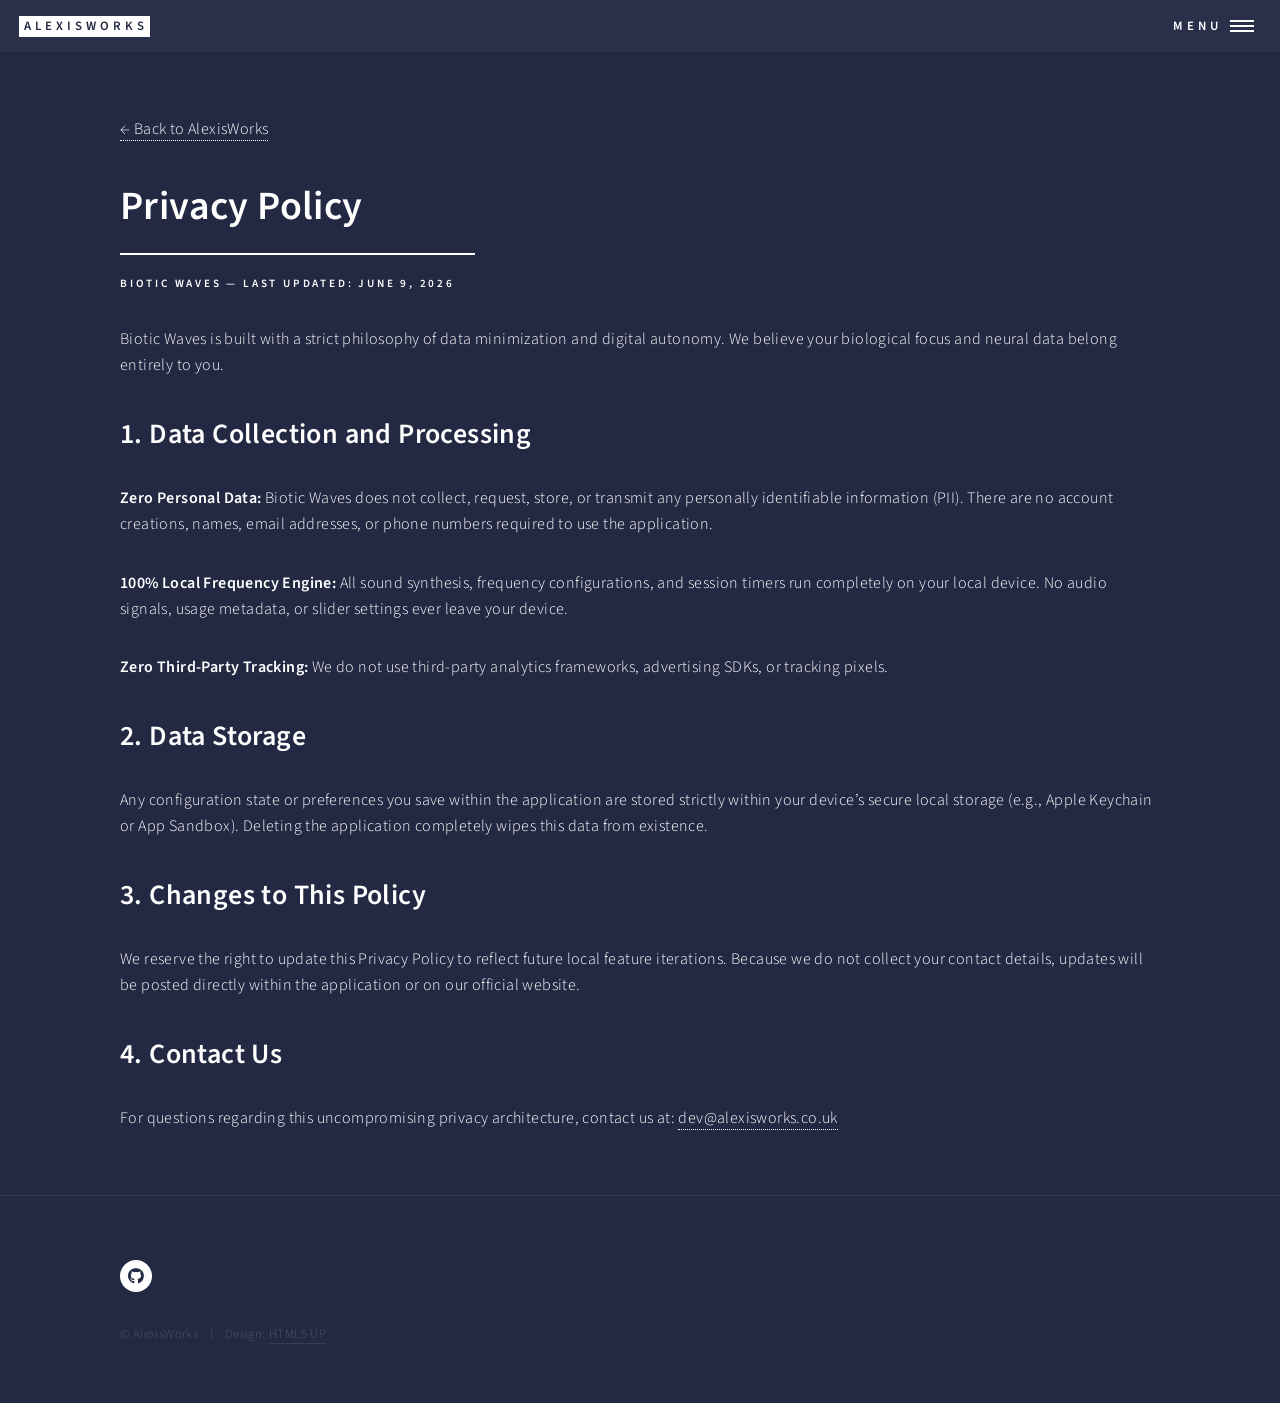
<file: apps/biotic-waves/privacy.html>
<!DOCTYPE HTML>
<html>
	<head>
		<title>Biotic Waves Privacy Policy — AlexisWorks</title>
		<meta charset="utf-8" />
		<meta name="viewport" content="width=device-width, initial-scale=1, user-scalable=no" />
		<link rel="stylesheet" href="../../assets/css/main.css" />
		<noscript><link rel="stylesheet" href="../../assets/css/noscript.css" /></noscript>
	</head>
	<body class="is-preload">

		<div id="wrapper">

			<header id="header">
				<a href="../../index.html" class="logo"><strong>AlexisWorks</strong></a>
				<nav>
					<a href="#menu">Menu</a>
				</nav>
			</header>

			<nav id="menu">
				<ul class="links">
					<li><a href="../../index.html">Home</a></li>
					<li><a href="../../index.html#one">Apps</a></li>
					<li><a href="../../index.html#contact">Contact</a></li>
				</ul>
			</nav>

			<div id="main" class="alt">

				<section id="one">
					<div class="inner">
						<p><a href="../../index.html">&larr; Back to AlexisWorks</a></p>
						<header class="major">
							<h1>Privacy Policy</h1>
							<p>Biotic Waves &mdash; Last Updated: June 9, 2026</p>
						</header>
						<p>Biotic Waves is built with a strict philosophy of data minimization and digital autonomy. We believe your biological focus and neural data belong entirely to you.</p>

						<h2>1. Data Collection and Processing</h2>
						<p><strong>Zero Personal Data:</strong> Biotic Waves does not collect, request, store, or transmit any personally identifiable information (PII). There are no account creations, names, email addresses, or phone numbers required to use the application.</p>
						<p><strong>100% Local Frequency Engine:</strong> All sound synthesis, frequency configurations, and session timers run completely on your local device. No audio signals, usage metadata, or slider settings ever leave your device.</p>
						<p><strong>Zero Third-Party Tracking:</strong> We do not use third-party analytics frameworks, advertising SDKs, or tracking pixels.</p>

						<h2>2. Data Storage</h2>
						<p>Any configuration state or preferences you save within the application are stored strictly within your device&rsquo;s secure local storage (e.g., Apple Keychain or App Sandbox). Deleting the application completely wipes this data from existence.</p>

						<h2>3. Changes to This Policy</h2>
						<p>We reserve the right to update this Privacy Policy to reflect future local feature iterations. Because we do not collect your contact details, updates will be posted directly within the application or on our official website.</p>

						<h2>4. Contact Us</h2>
						<p>For questions regarding this uncompromising privacy architecture, contact us at: <a href="mailto:dev@alexisworks.co.uk">dev@alexisworks.co.uk</a></p>
					</div>
				</section>

			</div>

			<footer id="footer">
				<div class="inner">
					<ul class="icons">
						<li><a href="#" class="icon brands alt fa-github"><span class="label">GitHub</span></a></li>
					</ul>
					<ul class="copyright">
						<li>&copy; AlexisWorks</li><li>Design: <a href="https://html5up.net">HTML5 UP</a></li>
					</ul>
				</div>
			</footer>

		</div>

		<script src="../../assets/js/jquery.min.js"></script>
		<script src="../../assets/js/jquery.scrolly.min.js"></script>
		<script src="../../assets/js/jquery.scrollex.min.js"></script>
		<script src="../../assets/js/browser.min.js"></script>
		<script src="../../assets/js/breakpoints.min.js"></script>
		<script src="../../assets/js/util.js"></script>
		<script src="../../assets/js/main.js"></script>

	</body>
</html>
</file>
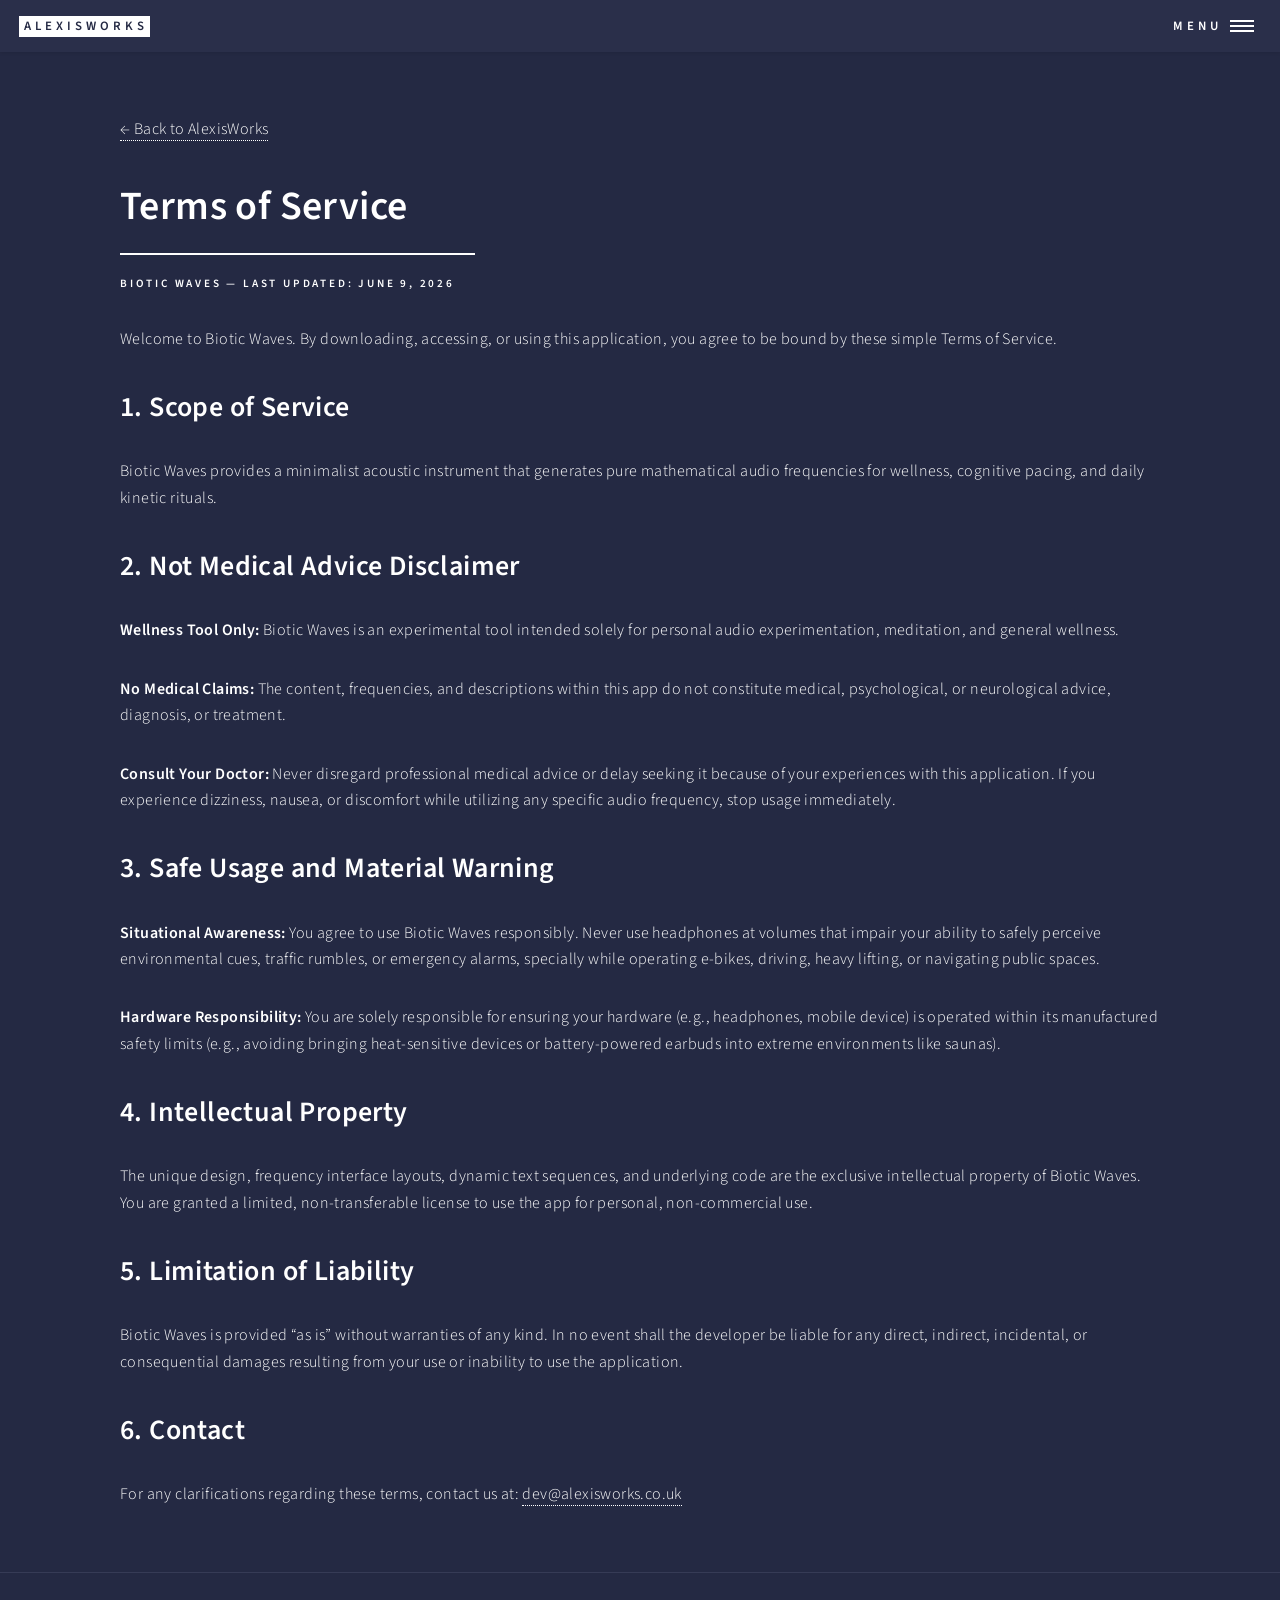
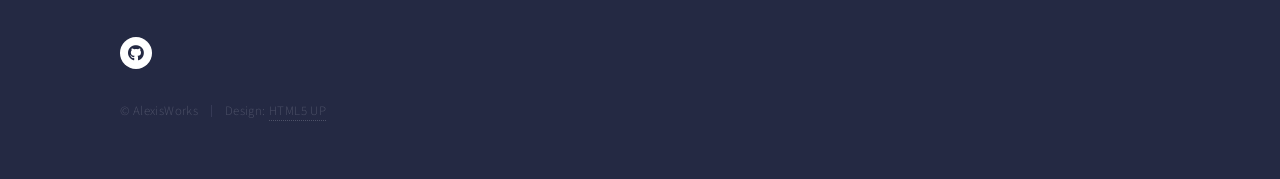
<file: apps/biotic-waves/terms.html>
<!DOCTYPE HTML>
<html>
	<head>
		<title>Biotic Waves Terms of Service — AlexisWorks</title>
		<meta charset="utf-8" />
		<meta name="viewport" content="width=device-width, initial-scale=1, user-scalable=no" />
		<link rel="stylesheet" href="../../assets/css/main.css" />
		<noscript><link rel="stylesheet" href="../../assets/css/noscript.css" /></noscript>
	</head>
	<body class="is-preload">

		<div id="wrapper">

			<header id="header">
				<a href="../../index.html" class="logo"><strong>AlexisWorks</strong></a>
				<nav>
					<a href="#menu">Menu</a>
				</nav>
			</header>

			<nav id="menu">
				<ul class="links">
					<li><a href="../../index.html">Home</a></li>
					<li><a href="../../index.html#one">Apps</a></li>
					<li><a href="../../index.html#contact">Contact</a></li>
				</ul>
			</nav>

			<div id="main" class="alt">

				<section id="one">
					<div class="inner">
						<p><a href="../../index.html">&larr; Back to AlexisWorks</a></p>
						<header class="major">
							<h1>Terms of Service</h1>
							<p>Biotic Waves &mdash; Last Updated: June 9, 2026</p>
						</header>
						<p>Welcome to Biotic Waves. By downloading, accessing, or using this application, you agree to be bound by these simple Terms of Service.</p>

						<h2>1. Scope of Service</h2>
						<p>Biotic Waves provides a minimalist acoustic instrument that generates pure mathematical audio frequencies for wellness, cognitive pacing, and daily kinetic rituals.</p>

						<h2>2. Not Medical Advice Disclaimer</h2>
						<p><strong>Wellness Tool Only:</strong> Biotic Waves is an experimental tool intended solely for personal audio experimentation, meditation, and general wellness.</p>
						<p><strong>No Medical Claims:</strong> The content, frequencies, and descriptions within this app do not constitute medical, psychological, or neurological advice, diagnosis, or treatment.</p>
						<p><strong>Consult Your Doctor:</strong> Never disregard professional medical advice or delay seeking it because of your experiences with this application. If you experience dizziness, nausea, or discomfort while utilizing any specific audio frequency, stop usage immediately.</p>

						<h2>3. Safe Usage and Material Warning</h2>
						<p><strong>Situational Awareness:</strong> You agree to use Biotic Waves responsibly. Never use headphones at volumes that impair your ability to safely perceive environmental cues, traffic rumbles, or emergency alarms, specially while operating e-bikes, driving, heavy lifting, or navigating public spaces.</p>
						<p><strong>Hardware Responsibility:</strong> You are solely responsible for ensuring your hardware (e.g., headphones, mobile device) is operated within its manufactured safety limits (e.g., avoiding bringing heat-sensitive devices or battery-powered earbuds into extreme environments like saunas).</p>

						<h2>4. Intellectual Property</h2>
						<p>The unique design, frequency interface layouts, dynamic text sequences, and underlying code are the exclusive intellectual property of Biotic Waves. You are granted a limited, non-transferable license to use the app for personal, non-commercial use.</p>

						<h2>5. Limitation of Liability</h2>
						<p>Biotic Waves is provided &ldquo;as is&rdquo; without warranties of any kind. In no event shall the developer be liable for any direct, indirect, incidental, or consequential damages resulting from your use or inability to use the application.</p>

						<h2>6. Contact</h2>
						<p>For any clarifications regarding these terms, contact us at: <a href="mailto:dev@alexisworks.co.uk">dev@alexisworks.co.uk</a></p>
					</div>
				</section>

			</div>

			<footer id="footer">
				<div class="inner">
					<ul class="icons">
						<li><a href="#" class="icon brands alt fa-github"><span class="label">GitHub</span></a></li>
					</ul>
					<ul class="copyright">
						<li>&copy; AlexisWorks</li><li>Design: <a href="https://html5up.net">HTML5 UP</a></li>
					</ul>
				</div>
			</footer>

		</div>

		<script src="../../assets/js/jquery.min.js"></script>
		<script src="../../assets/js/jquery.scrolly.min.js"></script>
		<script src="../../assets/js/jquery.scrollex.min.js"></script>
		<script src="../../assets/js/browser.min.js"></script>
		<script src="../../assets/js/breakpoints.min.js"></script>
		<script src="../../assets/js/util.js"></script>
		<script src="../../assets/js/main.js"></script>

	</body>
</html>
</file>
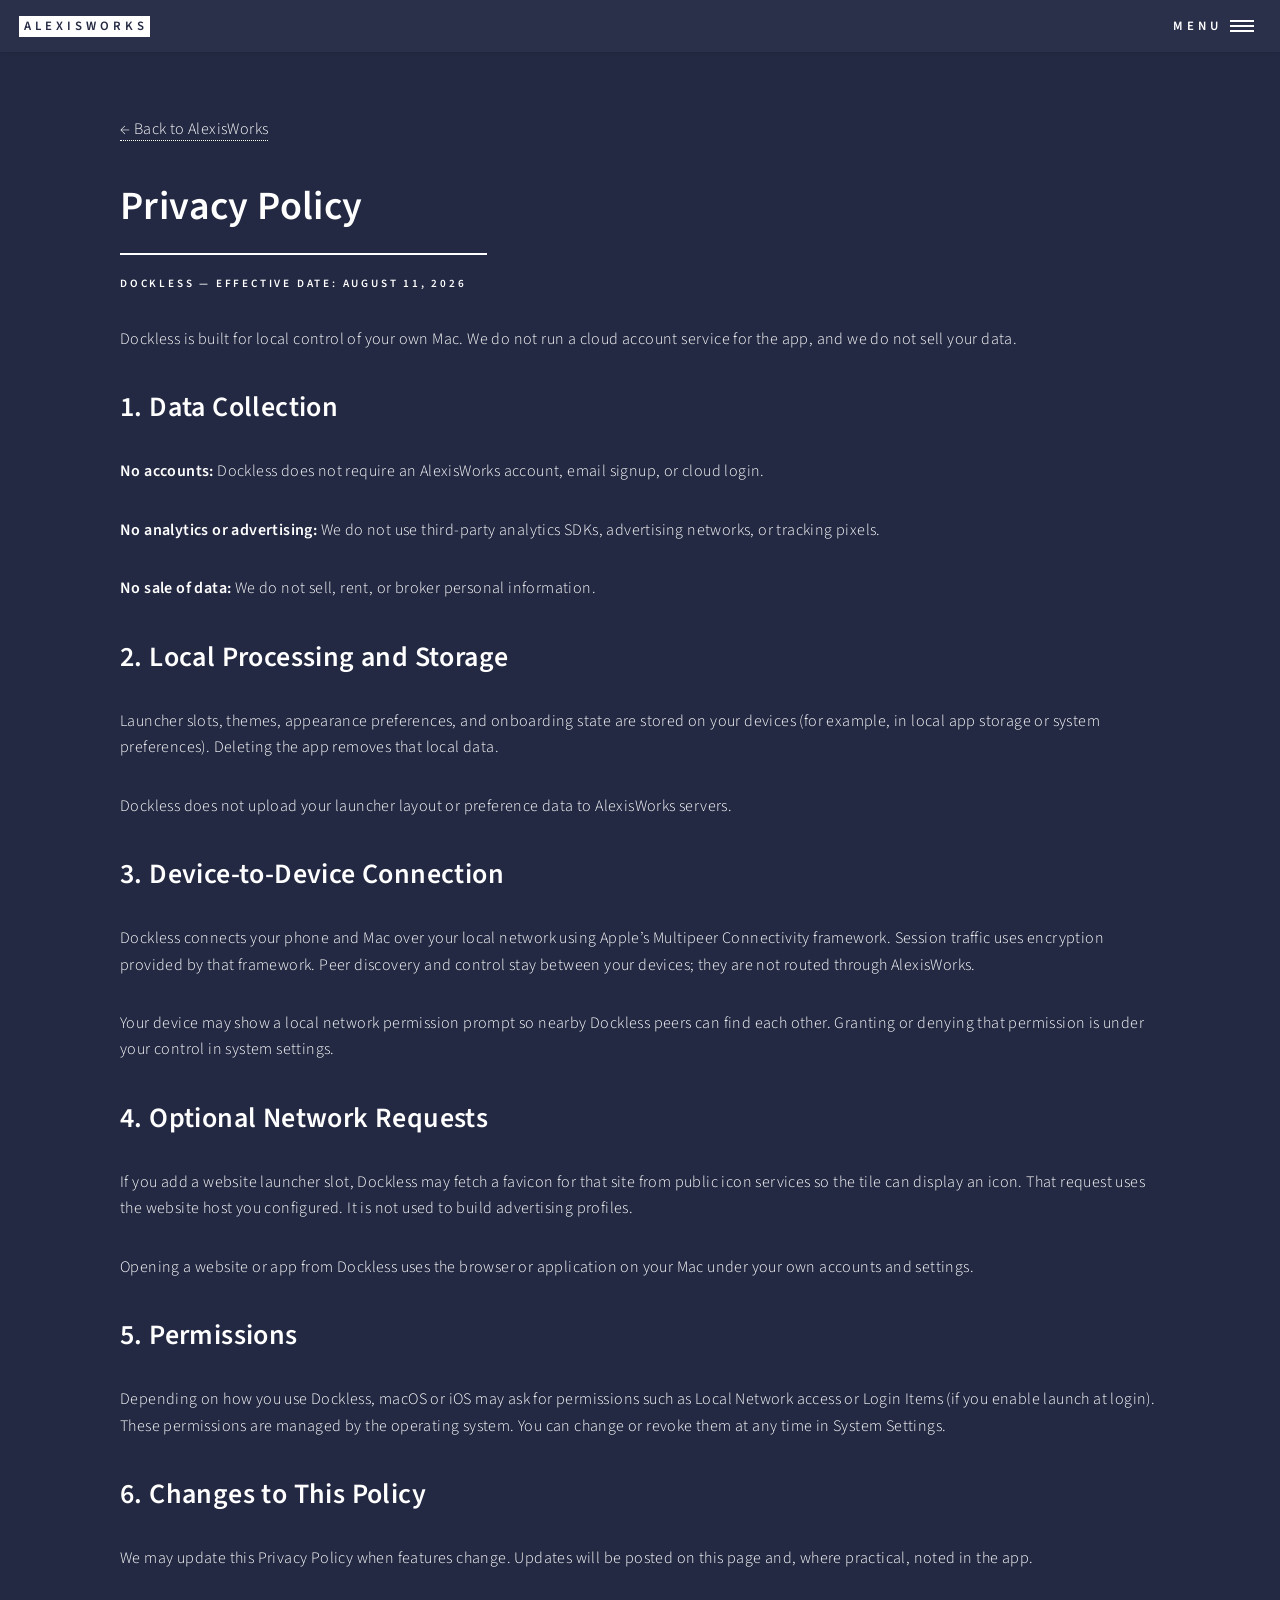
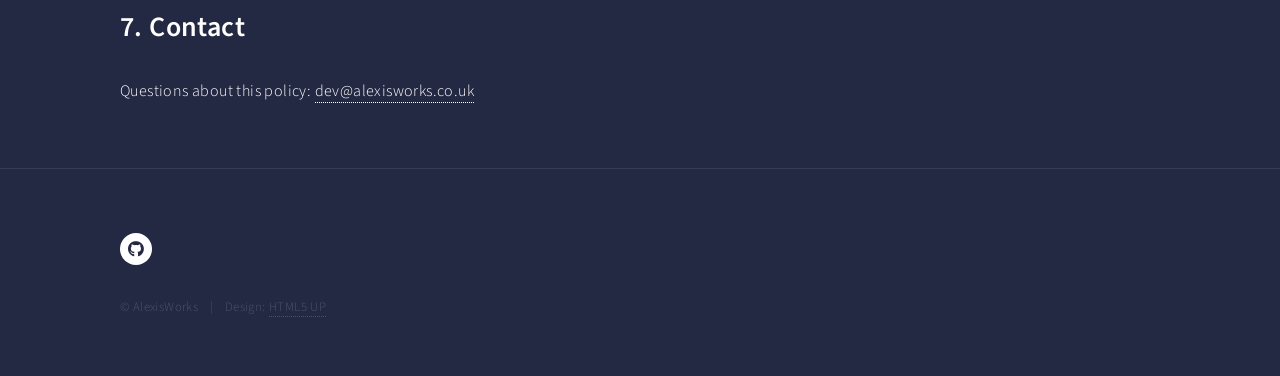
<file: apps/dockless/privacy.html>
<!DOCTYPE HTML>
<html>
	<head>
		<title>Dockless Privacy Policy — AlexisWorks</title>
		<meta charset="utf-8" />
		<meta name="viewport" content="width=device-width, initial-scale=1, user-scalable=no" />
		<link rel="stylesheet" href="../../assets/css/main.css" />
		<noscript><link rel="stylesheet" href="../../assets/css/noscript.css" /></noscript>
	</head>
	<body class="is-preload">

		<div id="wrapper">

			<header id="header">
				<a href="../../index.html" class="logo"><strong>AlexisWorks</strong></a>
				<nav>
					<a href="#menu">Menu</a>
				</nav>
			</header>

			<nav id="menu">
				<ul class="links">
					<li><a href="../../index.html">Home</a></li>
					<li><a href="../../index.html#one">Apps</a></li>
					<li><a href="../../index.html#contact">Contact</a></li>
				</ul>
			</nav>

			<div id="main" class="alt">

				<section id="one">
					<div class="inner">
						<p><a href="../../index.html">&larr; Back to AlexisWorks</a></p>
						<header class="major">
							<h1>Privacy Policy</h1>
							<p>Dockless &mdash; Effective Date: August 11, 2026</p>
						</header>
						<p>Dockless is built for local control of your own Mac. We do not run a cloud account service for the app, and we do not sell your data.</p>

						<h2>1. Data Collection</h2>
						<p><strong>No accounts:</strong> Dockless does not require an AlexisWorks account, email signup, or cloud login.</p>
						<p><strong>No analytics or advertising:</strong> We do not use third-party analytics SDKs, advertising networks, or tracking pixels.</p>
						<p><strong>No sale of data:</strong> We do not sell, rent, or broker personal information.</p>

						<h2>2. Local Processing and Storage</h2>
						<p>Launcher slots, themes, appearance preferences, and onboarding state are stored on your devices (for example, in local app storage or system preferences). Deleting the app removes that local data.</p>
						<p>Dockless does not upload your launcher layout or preference data to AlexisWorks servers.</p>

						<h2>3. Device-to-Device Connection</h2>
						<p>Dockless connects your phone and Mac over your local network using Apple&rsquo;s Multipeer Connectivity framework. Session traffic uses encryption provided by that framework. Peer discovery and control stay between your devices; they are not routed through AlexisWorks.</p>
						<p>Your device may show a local network permission prompt so nearby Dockless peers can find each other. Granting or denying that permission is under your control in system settings.</p>

						<h2>4. Optional Network Requests</h2>
						<p>If you add a website launcher slot, Dockless may fetch a favicon for that site from public icon services so the tile can display an icon. That request uses the website host you configured. It is not used to build advertising profiles.</p>
						<p>Opening a website or app from Dockless uses the browser or application on your Mac under your own accounts and settings.</p>

						<h2>5. Permissions</h2>
						<p>Depending on how you use Dockless, macOS or iOS may ask for permissions such as Local Network access or Login Items (if you enable launch at login). These permissions are managed by the operating system. You can change or revoke them at any time in System Settings.</p>

						<h2>6. Changes to This Policy</h2>
						<p>We may update this Privacy Policy when features change. Updates will be posted on this page and, where practical, noted in the app.</p>

						<h2>7. Contact</h2>
						<p>Questions about this policy: <a href="mailto:dev@alexisworks.co.uk">dev@alexisworks.co.uk</a></p>
					</div>
				</section>

			</div>

			<footer id="footer">
				<div class="inner">
					<ul class="icons">
						<li><a href="#" class="icon brands alt fa-github"><span class="label">GitHub</span></a></li>
					</ul>
					<ul class="copyright">
						<li>&copy; AlexisWorks</li><li>Design: <a href="https://html5up.net">HTML5 UP</a></li>
					</ul>
				</div>
			</footer>

		</div>

		<script src="../../assets/js/jquery.min.js"></script>
		<script src="../../assets/js/jquery.scrolly.min.js"></script>
		<script src="../../assets/js/jquery.scrollex.min.js"></script>
		<script src="../../assets/js/browser.min.js"></script>
		<script src="../../assets/js/breakpoints.min.js"></script>
		<script src="../../assets/js/util.js"></script>
		<script src="../../assets/js/main.js"></script>

	</body>
</html>
</file>
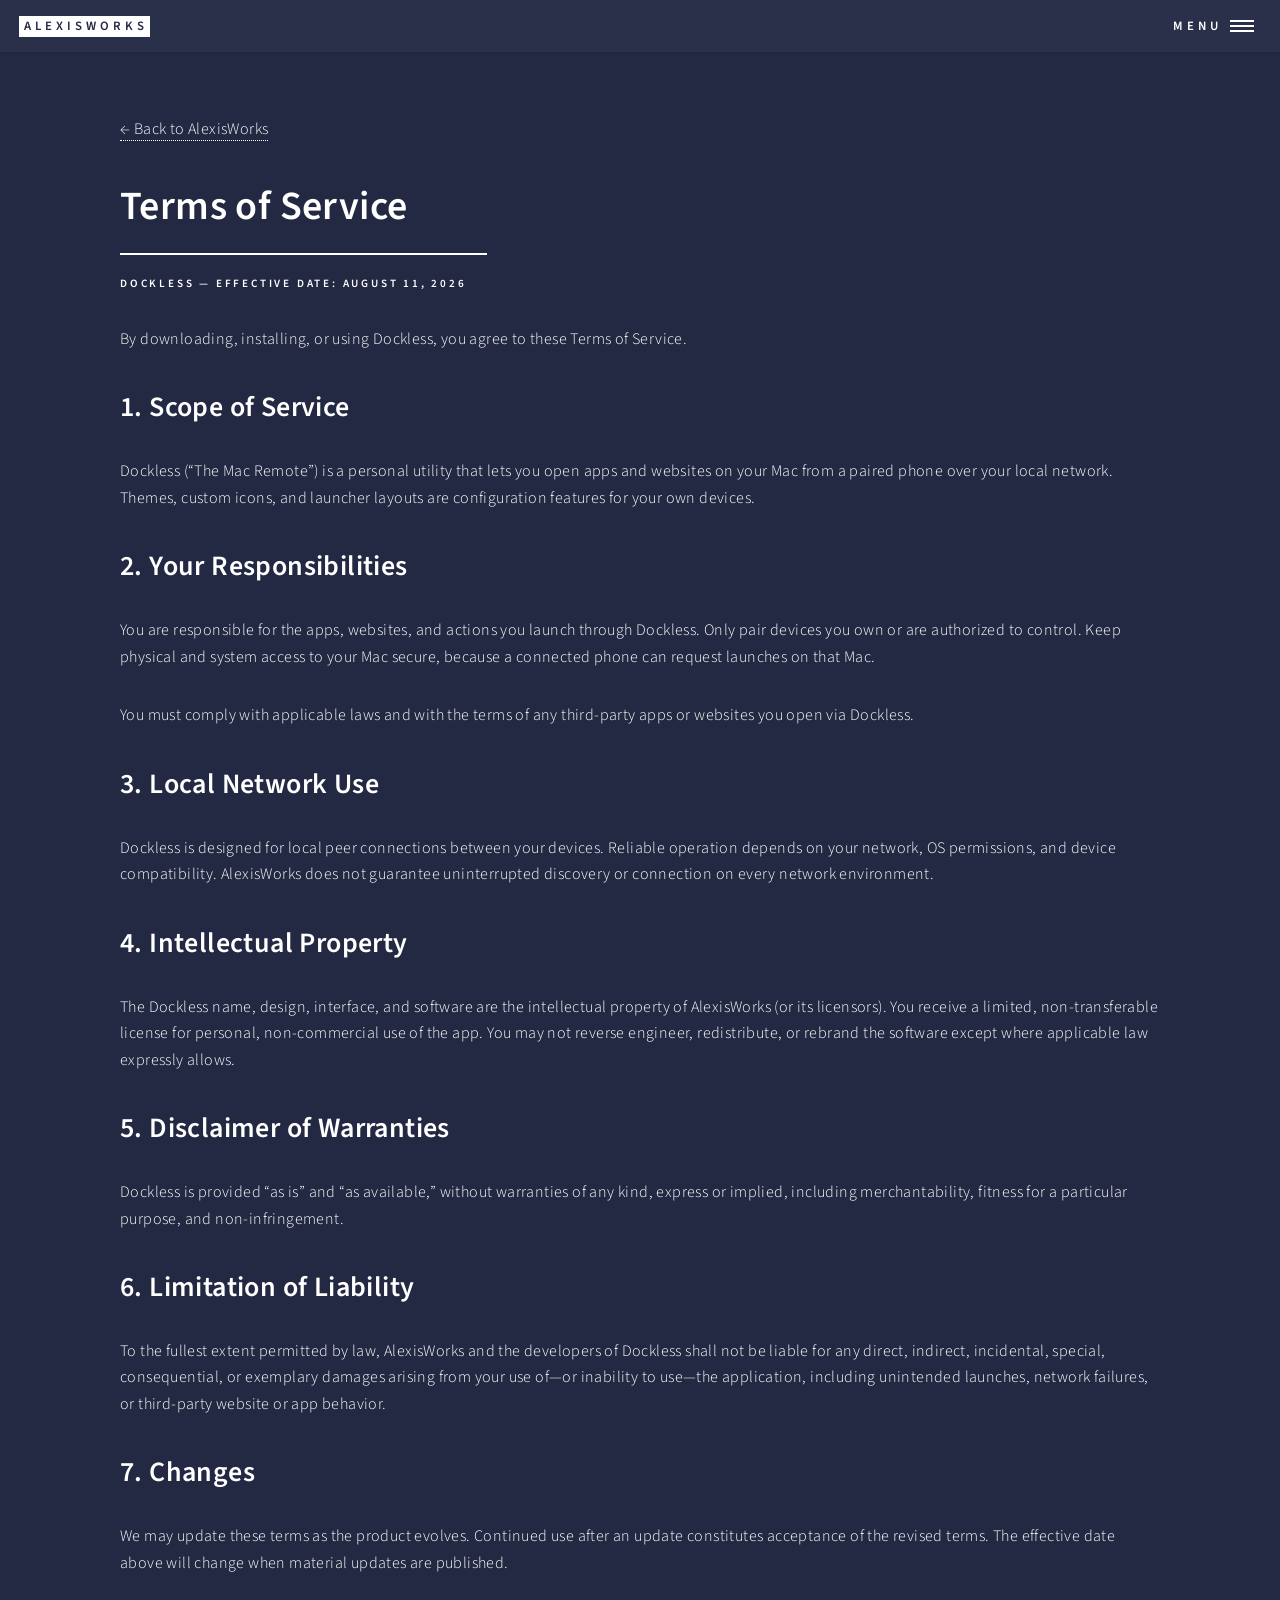
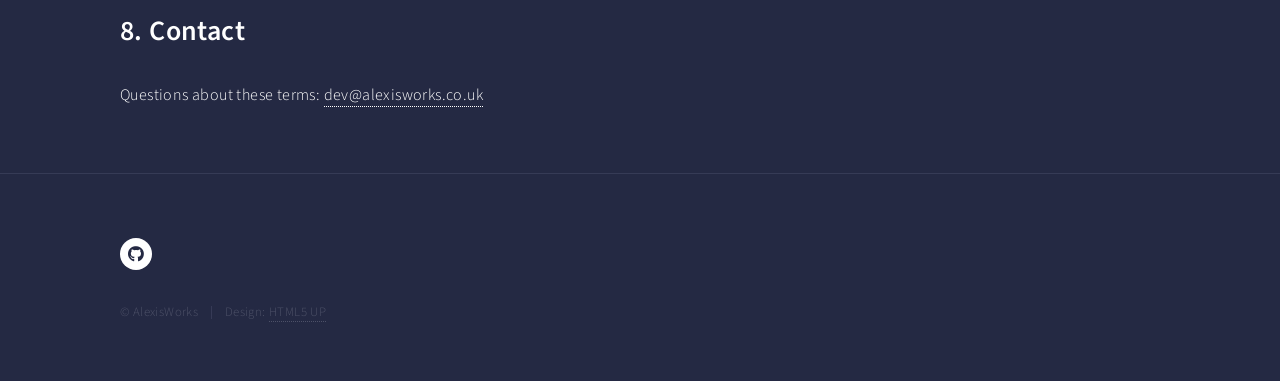
<file: apps/dockless/terms.html>
<!DOCTYPE HTML>
<html>
	<head>
		<title>Dockless Terms of Service — AlexisWorks</title>
		<meta charset="utf-8" />
		<meta name="viewport" content="width=device-width, initial-scale=1, user-scalable=no" />
		<link rel="stylesheet" href="../../assets/css/main.css" />
		<noscript><link rel="stylesheet" href="../../assets/css/noscript.css" /></noscript>
	</head>
	<body class="is-preload">

		<div id="wrapper">

			<header id="header">
				<a href="../../index.html" class="logo"><strong>AlexisWorks</strong></a>
				<nav>
					<a href="#menu">Menu</a>
				</nav>
			</header>

			<nav id="menu">
				<ul class="links">
					<li><a href="../../index.html">Home</a></li>
					<li><a href="../../index.html#one">Apps</a></li>
					<li><a href="../../index.html#contact">Contact</a></li>
				</ul>
			</nav>

			<div id="main" class="alt">

				<section id="one">
					<div class="inner">
						<p><a href="../../index.html">&larr; Back to AlexisWorks</a></p>
						<header class="major">
							<h1>Terms of Service</h1>
							<p>Dockless &mdash; Effective Date: August 11, 2026</p>
						</header>
						<p>By downloading, installing, or using Dockless, you agree to these Terms of Service.</p>

						<h2>1. Scope of Service</h2>
						<p>Dockless (&ldquo;The Mac Remote&rdquo;) is a personal utility that lets you open apps and websites on your Mac from a paired phone over your local network. Themes, custom icons, and launcher layouts are configuration features for your own devices.</p>

						<h2>2. Your Responsibilities</h2>
						<p>You are responsible for the apps, websites, and actions you launch through Dockless. Only pair devices you own or are authorized to control. Keep physical and system access to your Mac secure, because a connected phone can request launches on that Mac.</p>
						<p>You must comply with applicable laws and with the terms of any third-party apps or websites you open via Dockless.</p>

						<h2>3. Local Network Use</h2>
						<p>Dockless is designed for local peer connections between your devices. Reliable operation depends on your network, OS permissions, and device compatibility. AlexisWorks does not guarantee uninterrupted discovery or connection on every network environment.</p>

						<h2>4. Intellectual Property</h2>
						<p>The Dockless name, design, interface, and software are the intellectual property of AlexisWorks (or its licensors). You receive a limited, non-transferable license for personal, non-commercial use of the app. You may not reverse engineer, redistribute, or rebrand the software except where applicable law expressly allows.</p>

						<h2>5. Disclaimer of Warranties</h2>
						<p>Dockless is provided &ldquo;as is&rdquo; and &ldquo;as available,&rdquo; without warranties of any kind, express or implied, including merchantability, fitness for a particular purpose, and non-infringement.</p>

						<h2>6. Limitation of Liability</h2>
						<p>To the fullest extent permitted by law, AlexisWorks and the developers of Dockless shall not be liable for any direct, indirect, incidental, special, consequential, or exemplary damages arising from your use of&mdash;or inability to use&mdash;the application, including unintended launches, network failures, or third-party website or app behavior.</p>

						<h2>7. Changes</h2>
						<p>We may update these terms as the product evolves. Continued use after an update constitutes acceptance of the revised terms. The effective date above will change when material updates are published.</p>

						<h2>8. Contact</h2>
						<p>Questions about these terms: <a href="mailto:dev@alexisworks.co.uk">dev@alexisworks.co.uk</a></p>
					</div>
				</section>

			</div>

			<footer id="footer">
				<div class="inner">
					<ul class="icons">
						<li><a href="#" class="icon brands alt fa-github"><span class="label">GitHub</span></a></li>
					</ul>
					<ul class="copyright">
						<li>&copy; AlexisWorks</li><li>Design: <a href="https://html5up.net">HTML5 UP</a></li>
					</ul>
				</div>
			</footer>

		</div>

		<script src="../../assets/js/jquery.min.js"></script>
		<script src="../../assets/js/jquery.scrolly.min.js"></script>
		<script src="../../assets/js/jquery.scrollex.min.js"></script>
		<script src="../../assets/js/browser.min.js"></script>
		<script src="../../assets/js/breakpoints.min.js"></script>
		<script src="../../assets/js/util.js"></script>
		<script src="../../assets/js/main.js"></script>

	</body>
</html>
</file>
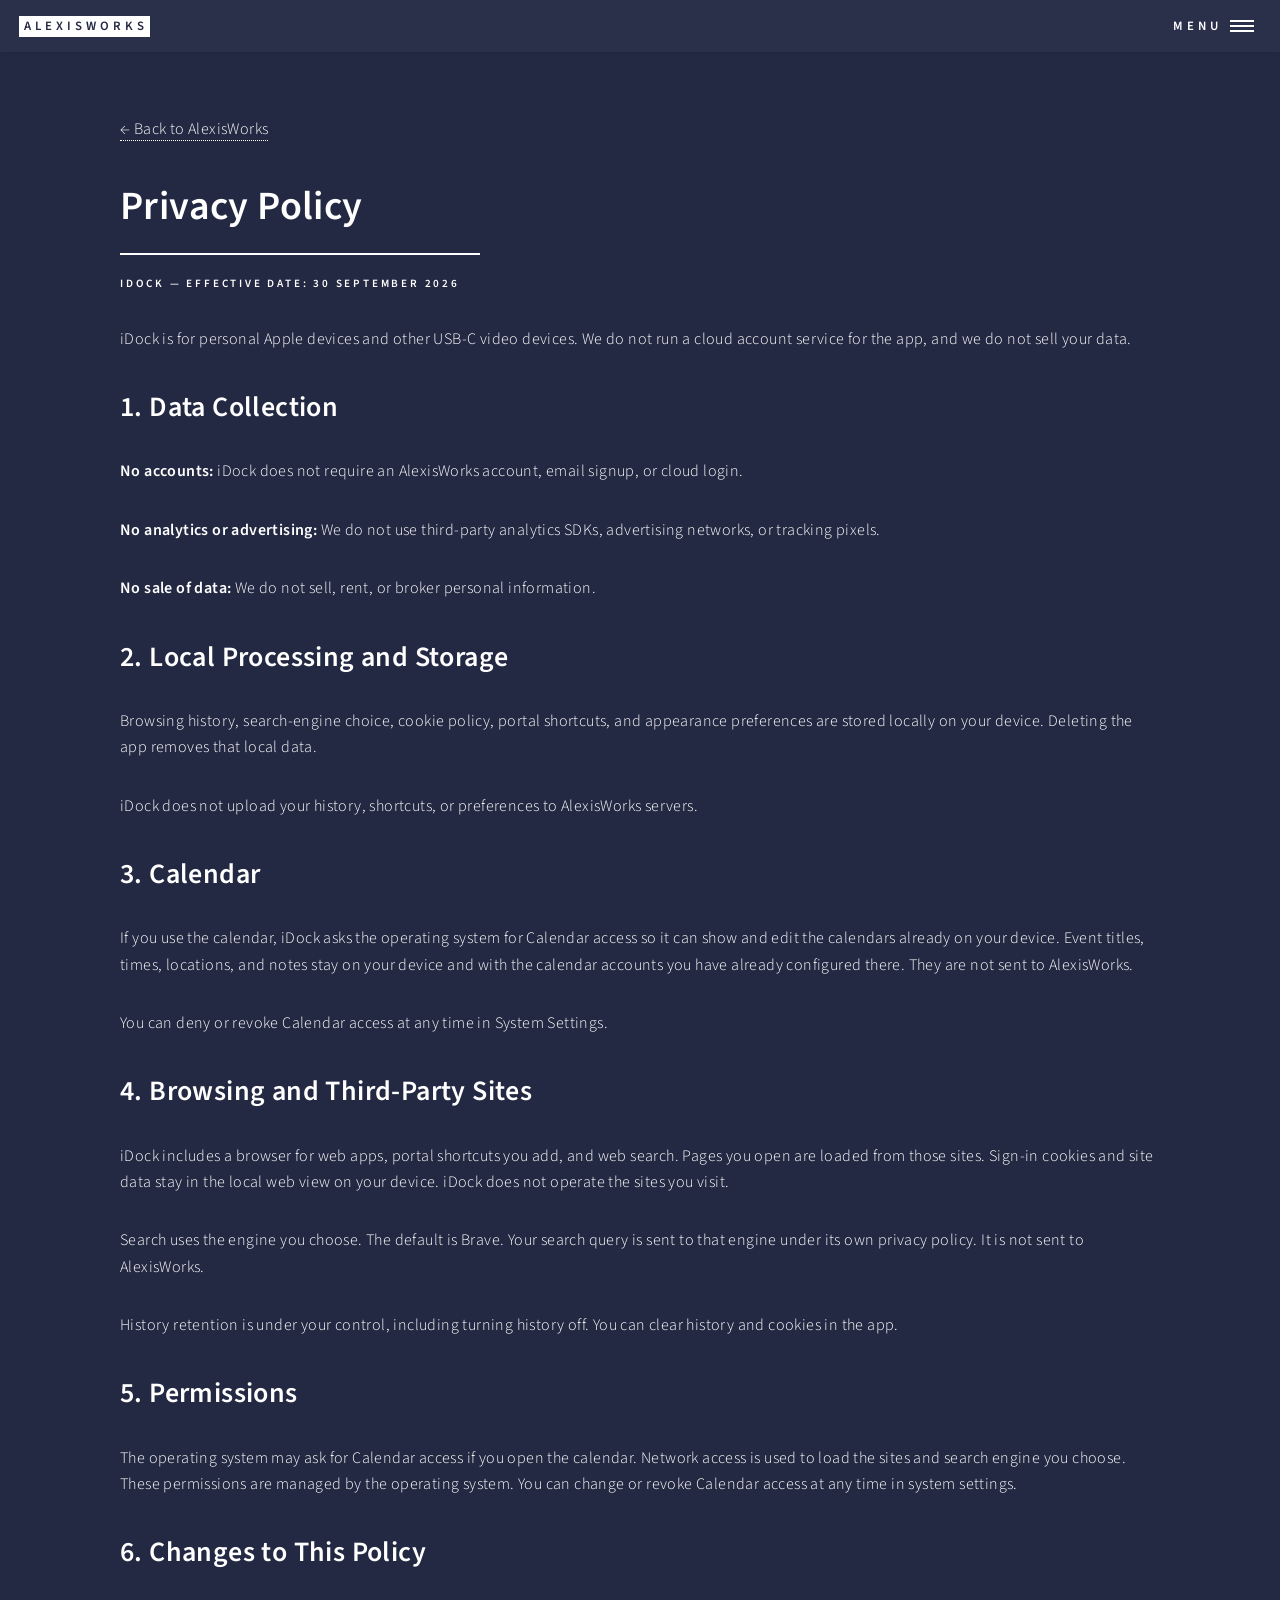
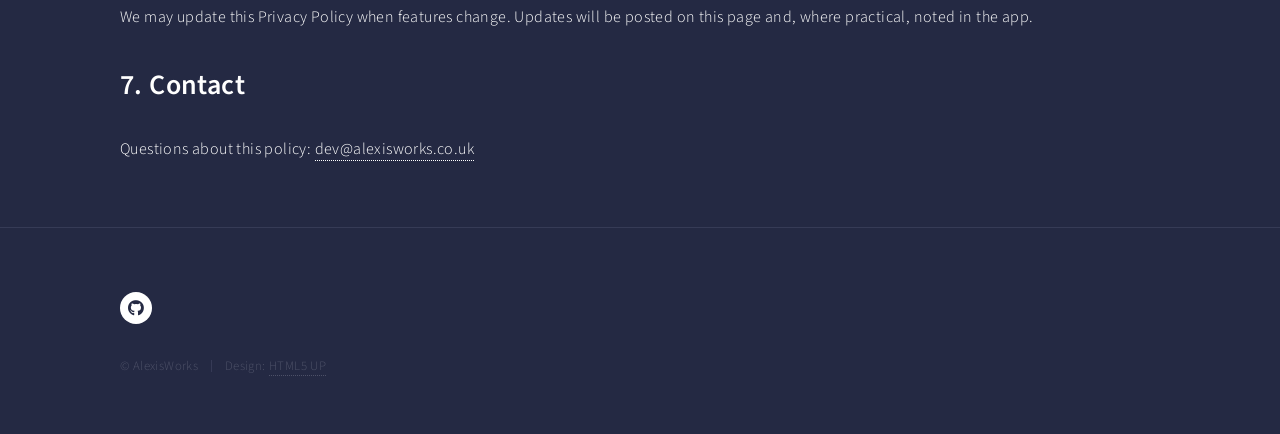
<file: apps/idock/privacy.html>
<!DOCTYPE HTML>
<html>
	<head>
		<title>iDock Privacy Policy — AlexisWorks</title>
		<meta charset="utf-8" />
		<meta name="viewport" content="width=device-width, initial-scale=1, user-scalable=no" />
		<link rel="stylesheet" href="../../assets/css/main.css" />
		<noscript><link rel="stylesheet" href="../../assets/css/noscript.css" /></noscript>
	</head>
	<body class="is-preload">

		<div id="wrapper">

			<header id="header">
				<a href="../../index.html" class="logo"><strong>AlexisWorks</strong></a>
				<nav>
					<a href="#menu">Menu</a>
				</nav>
			</header>

			<nav id="menu">
				<ul class="links">
					<li><a href="../../index.html">Home</a></li>
					<li><a href="../../index.html#one">Apps</a></li>
					<li><a href="../../index.html#contact">Contact</a></li>
				</ul>
			</nav>

			<div id="main" class="alt">

				<section id="one">
					<div class="inner">
						<p><a href="../../index.html">&larr; Back to AlexisWorks</a></p>
						<header class="major">
							<h1>Privacy Policy</h1>
							<p>iDock &mdash; Effective Date: 30 September 2026</p>
						</header>
						<p>iDock is for personal Apple devices and other USB-C video devices. We do not run a cloud account service for the app, and we do not sell your data.</p>

						<h2>1. Data Collection</h2>
						<p><strong>No accounts:</strong> iDock does not require an AlexisWorks account, email signup, or cloud login.</p>
						<p><strong>No analytics or advertising:</strong> We do not use third-party analytics SDKs, advertising networks, or tracking pixels.</p>
						<p><strong>No sale of data:</strong> We do not sell, rent, or broker personal information.</p>

						<h2>2. Local Processing and Storage</h2>
						<p>Browsing history, search-engine choice, cookie policy, portal shortcuts, and appearance preferences are stored locally on your device. Deleting the app removes that local data.</p>
						<p>iDock does not upload your history, shortcuts, or preferences to AlexisWorks servers.</p>

						<h2>3. Calendar</h2>
						<p>If you use the calendar, iDock asks the operating system for Calendar access so it can show and edit the calendars already on your device. Event titles, times, locations, and notes stay on your device and with the calendar accounts you have already configured there. They are not sent to AlexisWorks.</p>
						<p>You can deny or revoke Calendar access at any time in System Settings.</p>

						<h2>4. Browsing and Third-Party Sites</h2>
						<p>iDock includes a browser for web apps, portal shortcuts you add, and web search. Pages you open are loaded from those sites. Sign-in cookies and site data stay in the local web view on your device. iDock does not operate the sites you visit.</p>
						<p>Search uses the engine you choose. The default is Brave. Your search query is sent to that engine under its own privacy policy. It is not sent to AlexisWorks.</p>
						<p>History retention is under your control, including turning history off. You can clear history and cookies in the app.</p>

						<h2>5. Permissions</h2>
						<p>The operating system may ask for Calendar access if you open the calendar. Network access is used to load the sites and search engine you choose. These permissions are managed by the operating system. You can change or revoke Calendar access at any time in system settings.</p>

						<h2>6. Changes to This Policy</h2>
						<p>We may update this Privacy Policy when features change. Updates will be posted on this page and, where practical, noted in the app.</p>

						<h2>7. Contact</h2>
						<p>Questions about this policy: <a href="mailto:dev@alexisworks.co.uk">dev@alexisworks.co.uk</a></p>
					</div>
				</section>

			</div>

			<footer id="footer">
				<div class="inner">
					<ul class="icons">
						<li><a href="#" class="icon brands alt fa-github"><span class="label">GitHub</span></a></li>
					</ul>
					<ul class="copyright">
						<li>&copy; AlexisWorks</li><li>Design: <a href="https://html5up.net">HTML5 UP</a></li>
					</ul>
				</div>
			</footer>

		</div>

		<script src="../../assets/js/jquery.min.js"></script>
		<script src="../../assets/js/jquery.scrolly.min.js"></script>
		<script src="../../assets/js/jquery.scrollex.min.js"></script>
		<script src="../../assets/js/browser.min.js"></script>
		<script src="../../assets/js/breakpoints.min.js"></script>
		<script src="../../assets/js/util.js"></script>
		<script src="../../assets/js/main.js"></script>

	</body>
</html>
</file>
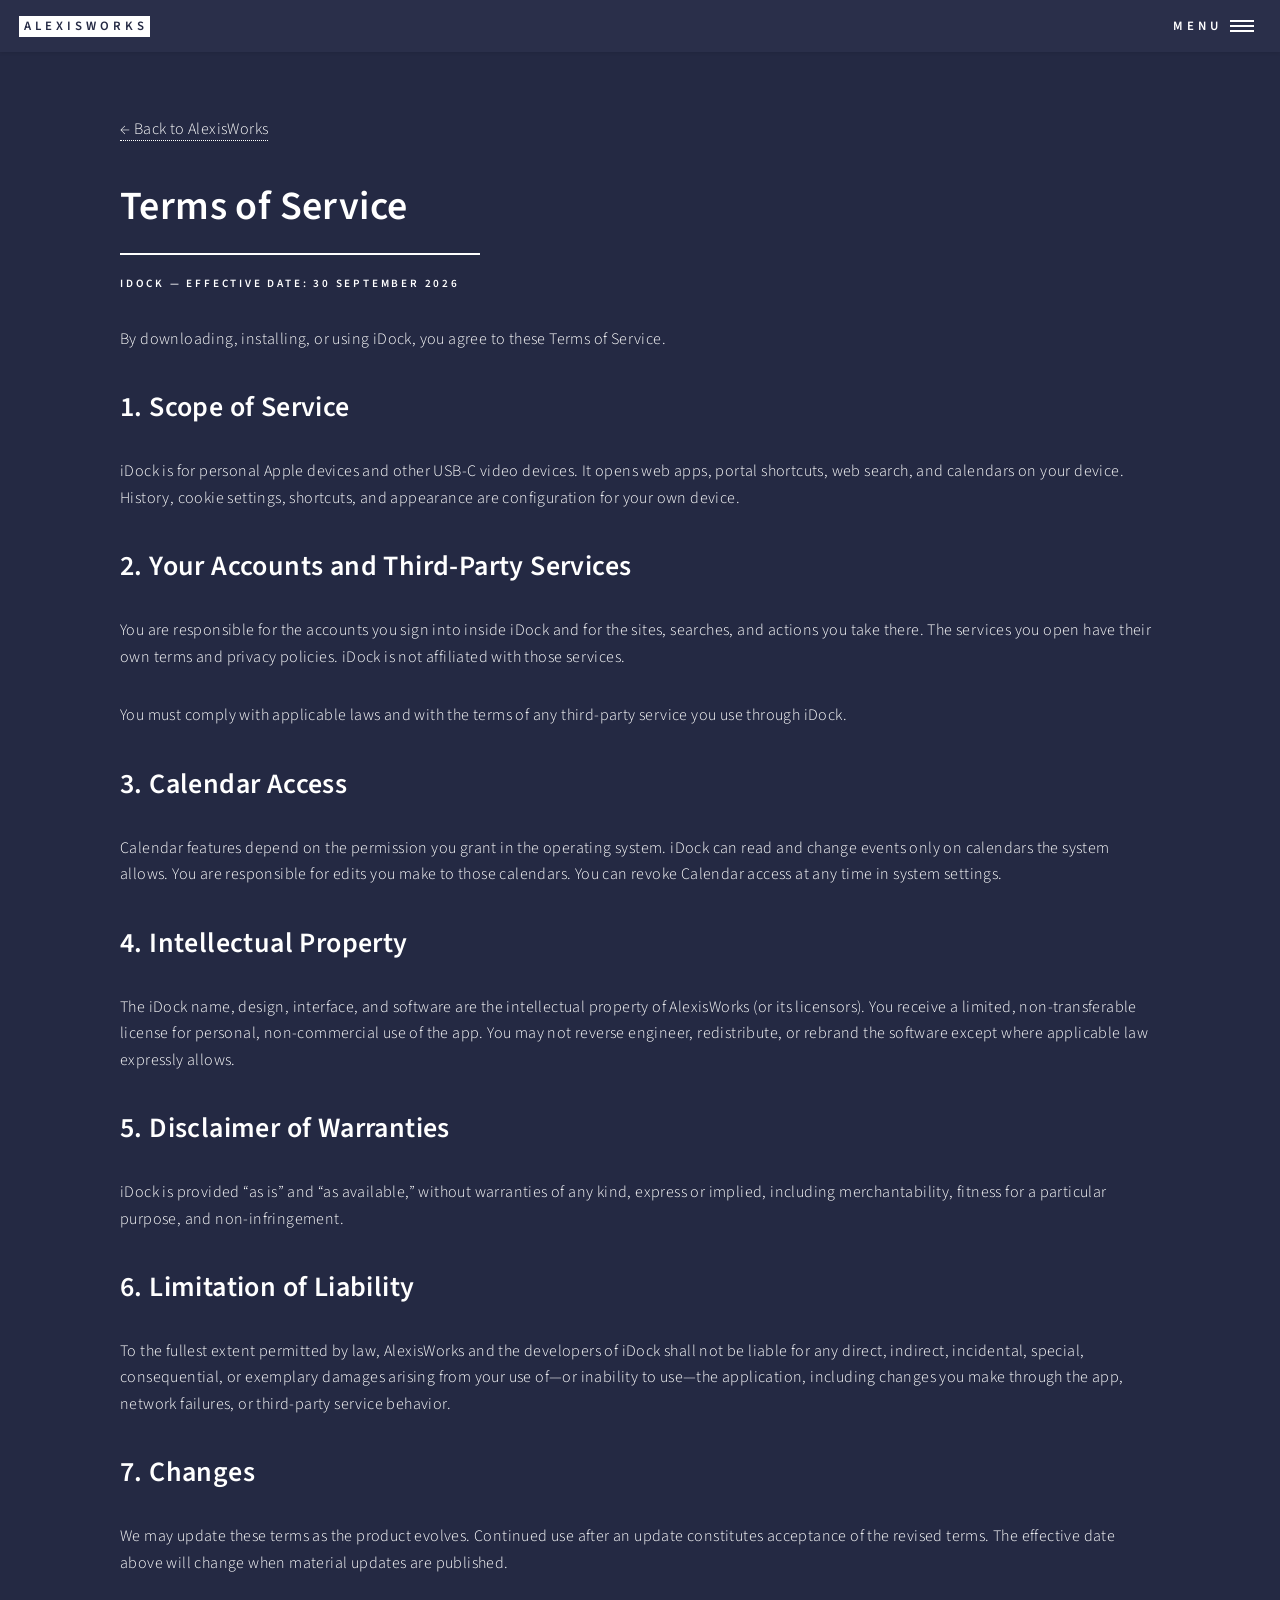
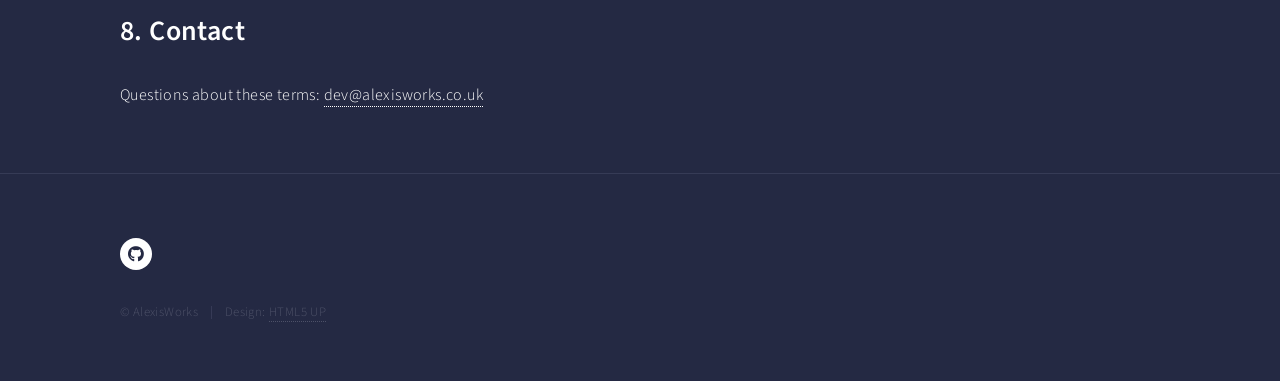
<file: apps/idock/terms.html>
<!DOCTYPE HTML>
<html>
	<head>
		<title>iDock Terms of Service — AlexisWorks</title>
		<meta charset="utf-8" />
		<meta name="viewport" content="width=device-width, initial-scale=1, user-scalable=no" />
		<link rel="stylesheet" href="../../assets/css/main.css" />
		<noscript><link rel="stylesheet" href="../../assets/css/noscript.css" /></noscript>
	</head>
	<body class="is-preload">

		<div id="wrapper">

			<header id="header">
				<a href="../../index.html" class="logo"><strong>AlexisWorks</strong></a>
				<nav>
					<a href="#menu">Menu</a>
				</nav>
			</header>

			<nav id="menu">
				<ul class="links">
					<li><a href="../../index.html">Home</a></li>
					<li><a href="../../index.html#one">Apps</a></li>
					<li><a href="../../index.html#contact">Contact</a></li>
				</ul>
			</nav>

			<div id="main" class="alt">

				<section id="one">
					<div class="inner">
						<p><a href="../../index.html">&larr; Back to AlexisWorks</a></p>
						<header class="major">
							<h1>Terms of Service</h1>
							<p>iDock &mdash; Effective Date: 30 September 2026</p>
						</header>
						<p>By downloading, installing, or using iDock, you agree to these Terms of Service.</p>

						<h2>1. Scope of Service</h2>
						<p>iDock is for personal Apple devices and other USB-C video devices. It opens web apps, portal shortcuts, web search, and calendars on your device. History, cookie settings, shortcuts, and appearance are configuration for your own device.</p>

						<h2>2. Your Accounts and Third-Party Services</h2>
						<p>You are responsible for the accounts you sign into inside iDock and for the sites, searches, and actions you take there. The services you open have their own terms and privacy policies. iDock is not affiliated with those services.</p>
						<p>You must comply with applicable laws and with the terms of any third-party service you use through iDock.</p>

						<h2>3. Calendar Access</h2>
						<p>Calendar features depend on the permission you grant in the operating system. iDock can read and change events only on calendars the system allows. You are responsible for edits you make to those calendars. You can revoke Calendar access at any time in system settings.</p>

						<h2>4. Intellectual Property</h2>
						<p>The iDock name, design, interface, and software are the intellectual property of AlexisWorks (or its licensors). You receive a limited, non-transferable license for personal, non-commercial use of the app. You may not reverse engineer, redistribute, or rebrand the software except where applicable law expressly allows.</p>

						<h2>5. Disclaimer of Warranties</h2>
						<p>iDock is provided &ldquo;as is&rdquo; and &ldquo;as available,&rdquo; without warranties of any kind, express or implied, including merchantability, fitness for a particular purpose, and non-infringement.</p>

						<h2>6. Limitation of Liability</h2>
						<p>To the fullest extent permitted by law, AlexisWorks and the developers of iDock shall not be liable for any direct, indirect, incidental, special, consequential, or exemplary damages arising from your use of&mdash;or inability to use&mdash;the application, including changes you make through the app, network failures, or third-party service behavior.</p>

						<h2>7. Changes</h2>
						<p>We may update these terms as the product evolves. Continued use after an update constitutes acceptance of the revised terms. The effective date above will change when material updates are published.</p>

						<h2>8. Contact</h2>
						<p>Questions about these terms: <a href="mailto:dev@alexisworks.co.uk">dev@alexisworks.co.uk</a></p>
					</div>
				</section>

			</div>

			<footer id="footer">
				<div class="inner">
					<ul class="icons">
						<li><a href="#" class="icon brands alt fa-github"><span class="label">GitHub</span></a></li>
					</ul>
					<ul class="copyright">
						<li>&copy; AlexisWorks</li><li>Design: <a href="https://html5up.net">HTML5 UP</a></li>
					</ul>
				</div>
			</footer>

		</div>

		<script src="../../assets/js/jquery.min.js"></script>
		<script src="../../assets/js/jquery.scrolly.min.js"></script>
		<script src="../../assets/js/jquery.scrollex.min.js"></script>
		<script src="../../assets/js/browser.min.js"></script>
		<script src="../../assets/js/breakpoints.min.js"></script>
		<script src="../../assets/js/util.js"></script>
		<script src="../../assets/js/main.js"></script>

	</body>
</html>
</file>
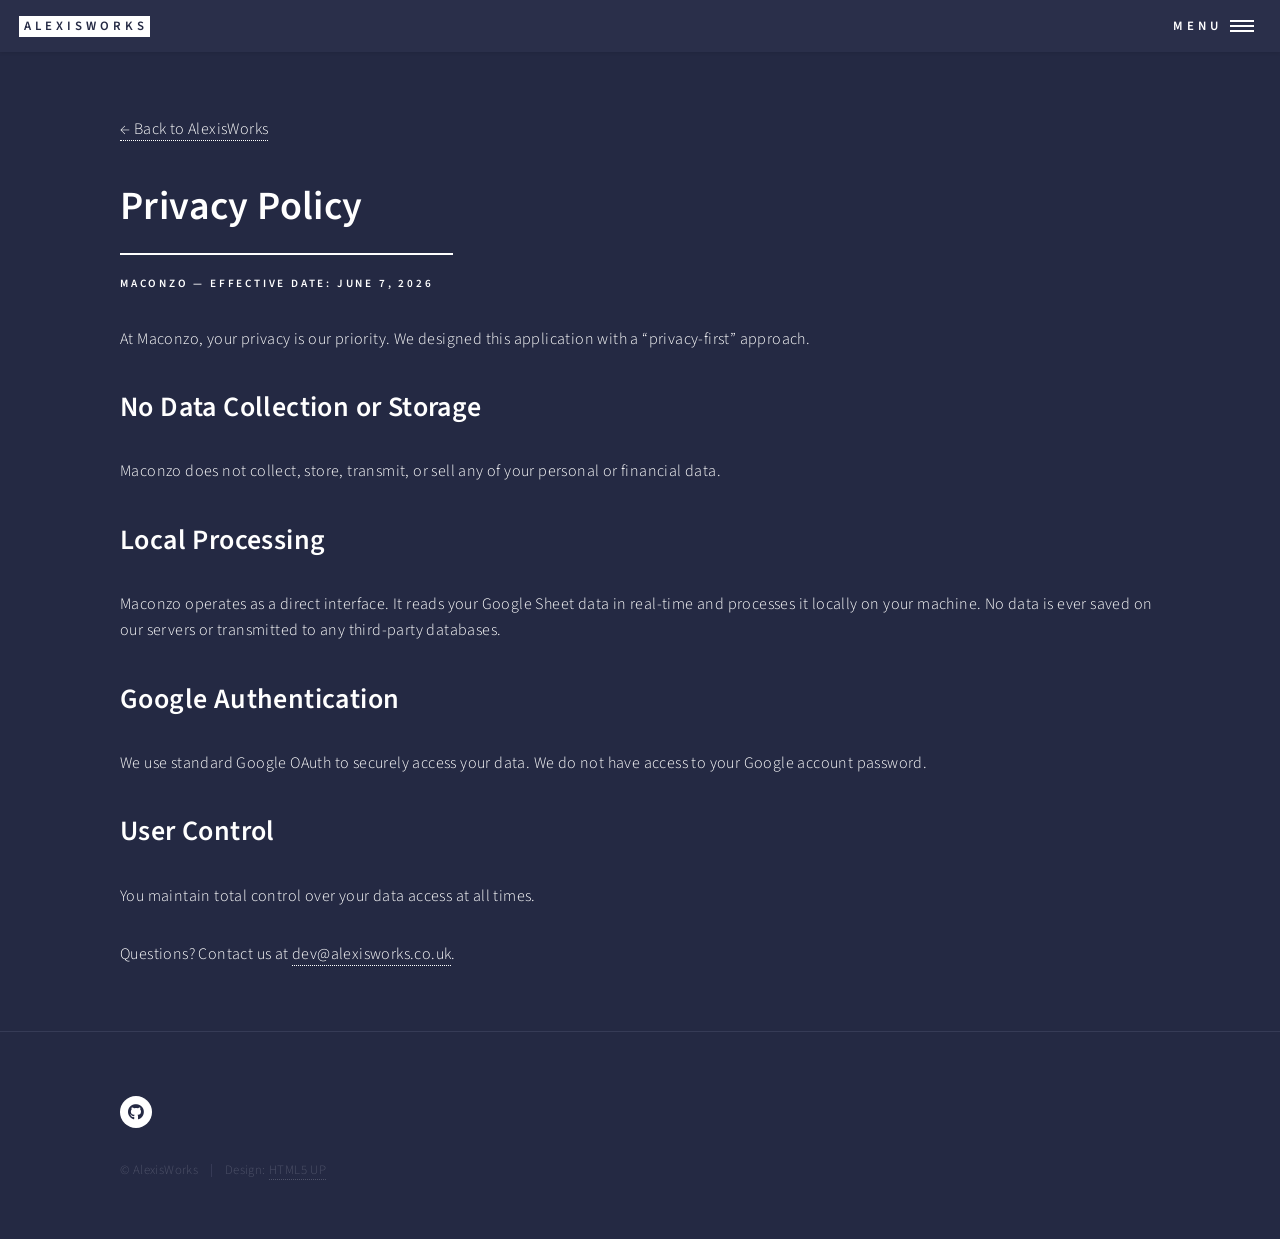
<file: apps/maconzo/privacy.html>
<!DOCTYPE HTML>
<html>
	<head>
		<title>Maconzo Privacy Policy — AlexisWorks</title>
		<meta charset="utf-8" />
		<meta name="viewport" content="width=device-width, initial-scale=1, user-scalable=no" />
		<link rel="stylesheet" href="../../assets/css/main.css" />
		<noscript><link rel="stylesheet" href="../../assets/css/noscript.css" /></noscript>
	</head>
	<body class="is-preload">

		<div id="wrapper">

			<header id="header">
				<a href="../../index.html" class="logo"><strong>AlexisWorks</strong></a>
				<nav>
					<a href="#menu">Menu</a>
				</nav>
			</header>

			<nav id="menu">
				<ul class="links">
					<li><a href="../../index.html">Home</a></li>
					<li><a href="../../index.html#one">Apps</a></li>
					<li><a href="../../index.html#contact">Contact</a></li>
				</ul>
			</nav>

			<div id="main" class="alt">

				<section id="one">
					<div class="inner">
						<p><a href="../../index.html">&larr; Back to AlexisWorks</a></p>
						<header class="major">
							<h1>Privacy Policy</h1>
							<p>Maconzo &mdash; Effective Date: June 7, 2026</p>
						</header>
						<p>At Maconzo, your privacy is our priority. We designed this application with a &ldquo;privacy-first&rdquo; approach.</p>

						<h2>No Data Collection or Storage</h2>
						<p>Maconzo does not collect, store, transmit, or sell any of your personal or financial data.</p>

						<h2>Local Processing</h2>
						<p>Maconzo operates as a direct interface. It reads your Google Sheet data in real-time and processes it locally on your machine. No data is ever saved on our servers or transmitted to any third-party databases.</p>

						<h2>Google Authentication</h2>
						<p>We use standard Google OAuth to securely access your data. We do not have access to your Google account password.</p>

						<h2>User Control</h2>
						<p>You maintain total control over your data access at all times.</p>

						<p>Questions? Contact us at <a href="mailto:dev@alexisworks.co.uk">dev@alexisworks.co.uk</a>.</p>
					</div>
				</section>

			</div>

			<footer id="footer">
				<div class="inner">
					<ul class="icons">
						<li><a href="#" class="icon brands alt fa-github"><span class="label">GitHub</span></a></li>
					</ul>
					<ul class="copyright">
						<li>&copy; AlexisWorks</li><li>Design: <a href="https://html5up.net">HTML5 UP</a></li>
					</ul>
				</div>
			</footer>

		</div>

		<script src="../../assets/js/jquery.min.js"></script>
		<script src="../../assets/js/jquery.scrolly.min.js"></script>
		<script src="../../assets/js/jquery.scrollex.min.js"></script>
		<script src="../../assets/js/browser.min.js"></script>
		<script src="../../assets/js/breakpoints.min.js"></script>
		<script src="../../assets/js/util.js"></script>
		<script src="../../assets/js/main.js"></script>

	</body>
</html>
</file>
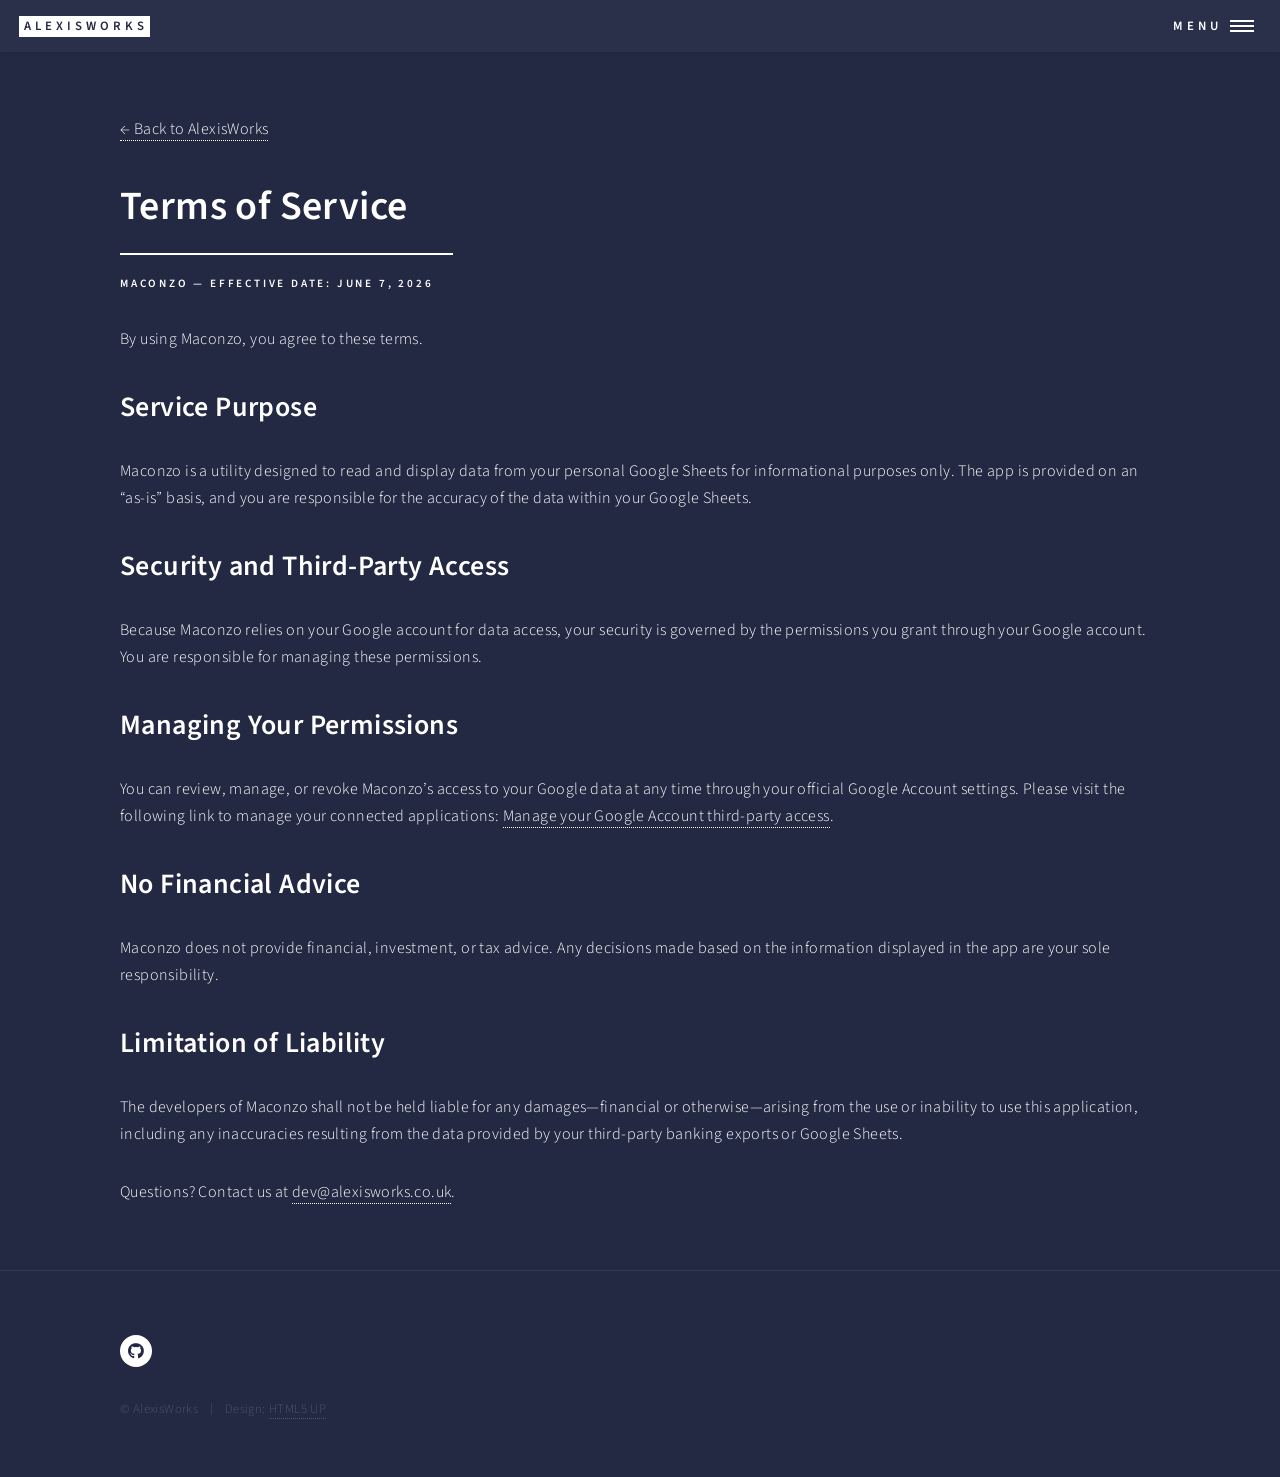
<file: apps/maconzo/terms.html>
<!DOCTYPE HTML>
<html>
	<head>
		<title>Maconzo Terms of Service — AlexisWorks</title>
		<meta charset="utf-8" />
		<meta name="viewport" content="width=device-width, initial-scale=1, user-scalable=no" />
		<link rel="stylesheet" href="../../assets/css/main.css" />
		<noscript><link rel="stylesheet" href="../../assets/css/noscript.css" /></noscript>
	</head>
	<body class="is-preload">

		<div id="wrapper">

			<header id="header">
				<a href="../../index.html" class="logo"><strong>AlexisWorks</strong></a>
				<nav>
					<a href="#menu">Menu</a>
				</nav>
			</header>

			<nav id="menu">
				<ul class="links">
					<li><a href="../../index.html">Home</a></li>
					<li><a href="../../index.html#one">Apps</a></li>
					<li><a href="../../index.html#contact">Contact</a></li>
				</ul>
			</nav>

			<div id="main" class="alt">

				<section id="one">
					<div class="inner">
						<p><a href="../../index.html">&larr; Back to AlexisWorks</a></p>
						<header class="major">
							<h1>Terms of Service</h1>
							<p>Maconzo &mdash; Effective Date: June 7, 2026</p>
						</header>
						<p>By using Maconzo, you agree to these terms.</p>

						<h2>Service Purpose</h2>
						<p>Maconzo is a utility designed to read and display data from your personal Google Sheets for informational purposes only. The app is provided on an &ldquo;as-is&rdquo; basis, and you are responsible for the accuracy of the data within your Google Sheets.</p>

						<h2>Security and Third-Party Access</h2>
						<p>Because Maconzo relies on your Google account for data access, your security is governed by the permissions you grant through your Google account. You are responsible for managing these permissions.</p>

						<h2>Managing Your Permissions</h2>
						<p>You can review, manage, or revoke Maconzo&rsquo;s access to your Google data at any time through your official Google Account settings. Please visit the following link to manage your connected applications: <a href="https://myaccount.google.com/permissions">Manage your Google Account third-party access</a>.</p>

						<h2>No Financial Advice</h2>
						<p>Maconzo does not provide financial, investment, or tax advice. Any decisions made based on the information displayed in the app are your sole responsibility.</p>

						<h2>Limitation of Liability</h2>
						<p>The developers of Maconzo shall not be held liable for any damages&mdash;financial or otherwise&mdash;arising from the use or inability to use this application, including any inaccuracies resulting from the data provided by your third-party banking exports or Google Sheets.</p>

						<p>Questions? Contact us at <a href="mailto:dev@alexisworks.co.uk">dev@alexisworks.co.uk</a>.</p>
					</div>
				</section>

			</div>

			<footer id="footer">
				<div class="inner">
					<ul class="icons">
						<li><a href="#" class="icon brands alt fa-github"><span class="label">GitHub</span></a></li>
					</ul>
					<ul class="copyright">
						<li>&copy; AlexisWorks</li><li>Design: <a href="https://html5up.net">HTML5 UP</a></li>
					</ul>
				</div>
			</footer>

		</div>

		<script src="../../assets/js/jquery.min.js"></script>
		<script src="../../assets/js/jquery.scrolly.min.js"></script>
		<script src="../../assets/js/jquery.scrollex.min.js"></script>
		<script src="../../assets/js/browser.min.js"></script>
		<script src="../../assets/js/breakpoints.min.js"></script>
		<script src="../../assets/js/util.js"></script>
		<script src="../../assets/js/main.js"></script>

	</body>
</html>
</file>
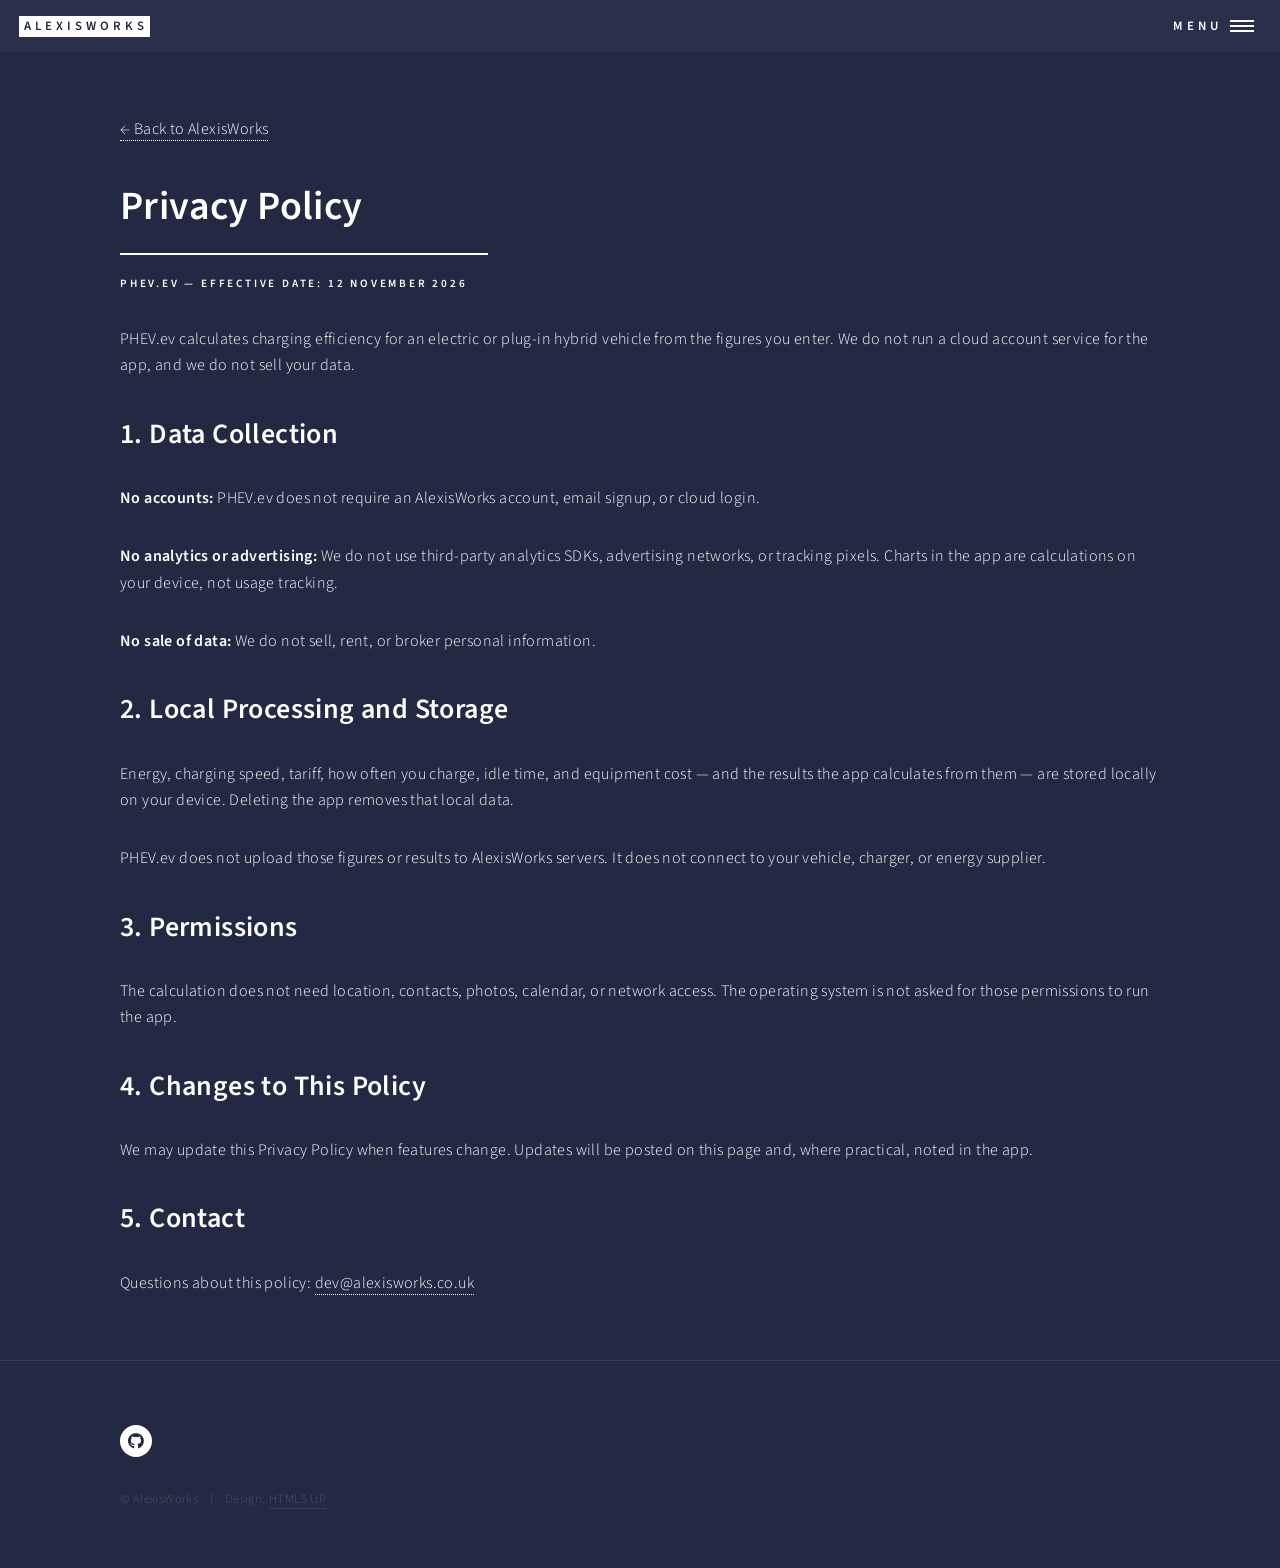
<file: apps/phev-ev/privacy.html>
<!DOCTYPE HTML>
<html>
	<head>
		<title>PHEV.ev Privacy Policy — AlexisWorks</title>
		<meta charset="utf-8" />
		<meta name="viewport" content="width=device-width, initial-scale=1, user-scalable=no" />
		<link rel="stylesheet" href="../../assets/css/main.css" />
		<noscript><link rel="stylesheet" href="../../assets/css/noscript.css" /></noscript>
	</head>
	<body class="is-preload">

		<div id="wrapper">

			<header id="header">
				<a href="../../index.html" class="logo"><strong>AlexisWorks</strong></a>
				<nav>
					<a href="#menu">Menu</a>
				</nav>
			</header>

			<nav id="menu">
				<ul class="links">
					<li><a href="../../index.html">Home</a></li>
					<li><a href="../../index.html#one">Apps</a></li>
					<li><a href="../../index.html#contact">Contact</a></li>
				</ul>
			</nav>

			<div id="main" class="alt">

				<section id="one">
					<div class="inner">
						<p><a href="../../index.html">&larr; Back to AlexisWorks</a></p>
						<header class="major">
							<h1>Privacy Policy</h1>
							<p>PHEV.ev &mdash; Effective Date: 12 November 2026</p>
						</header>
						<p>PHEV.ev calculates charging efficiency for an electric or plug-in hybrid vehicle from the figures you enter. We do not run a cloud account service for the app, and we do not sell your data.</p>

						<h2>1. Data Collection</h2>
						<p><strong>No accounts:</strong> PHEV.ev does not require an AlexisWorks account, email signup, or cloud login.</p>
						<p><strong>No analytics or advertising:</strong> We do not use third-party analytics SDKs, advertising networks, or tracking pixels. Charts in the app are calculations on your device, not usage tracking.</p>
						<p><strong>No sale of data:</strong> We do not sell, rent, or broker personal information.</p>

						<h2>2. Local Processing and Storage</h2>
						<p>Energy, charging speed, tariff, how often you charge, idle time, and equipment cost — and the results the app calculates from them — are stored locally on your device. Deleting the app removes that local data.</p>
						<p>PHEV.ev does not upload those figures or results to AlexisWorks servers. It does not connect to your vehicle, charger, or energy supplier.</p>

						<h2>3. Permissions</h2>
						<p>The calculation does not need location, contacts, photos, calendar, or network access. The operating system is not asked for those permissions to run the app.</p>

						<h2>4. Changes to This Policy</h2>
						<p>We may update this Privacy Policy when features change. Updates will be posted on this page and, where practical, noted in the app.</p>

						<h2>5. Contact</h2>
						<p>Questions about this policy: <a href="mailto:dev@alexisworks.co.uk">dev@alexisworks.co.uk</a></p>
					</div>
				</section>

			</div>

			<footer id="footer">
				<div class="inner">
					<ul class="icons">
						<li><a href="#" class="icon brands alt fa-github"><span class="label">GitHub</span></a></li>
					</ul>
					<ul class="copyright">
						<li>&copy; AlexisWorks</li><li>Design: <a href="https://html5up.net">HTML5 UP</a></li>
					</ul>
				</div>
			</footer>

		</div>

		<script src="../../assets/js/jquery.min.js"></script>
		<script src="../../assets/js/jquery.scrolly.min.js"></script>
		<script src="../../assets/js/jquery.scrollex.min.js"></script>
		<script src="../../assets/js/browser.min.js"></script>
		<script src="../../assets/js/breakpoints.min.js"></script>
		<script src="../../assets/js/util.js"></script>
		<script src="../../assets/js/main.js"></script>

	</body>
</html>
</file>
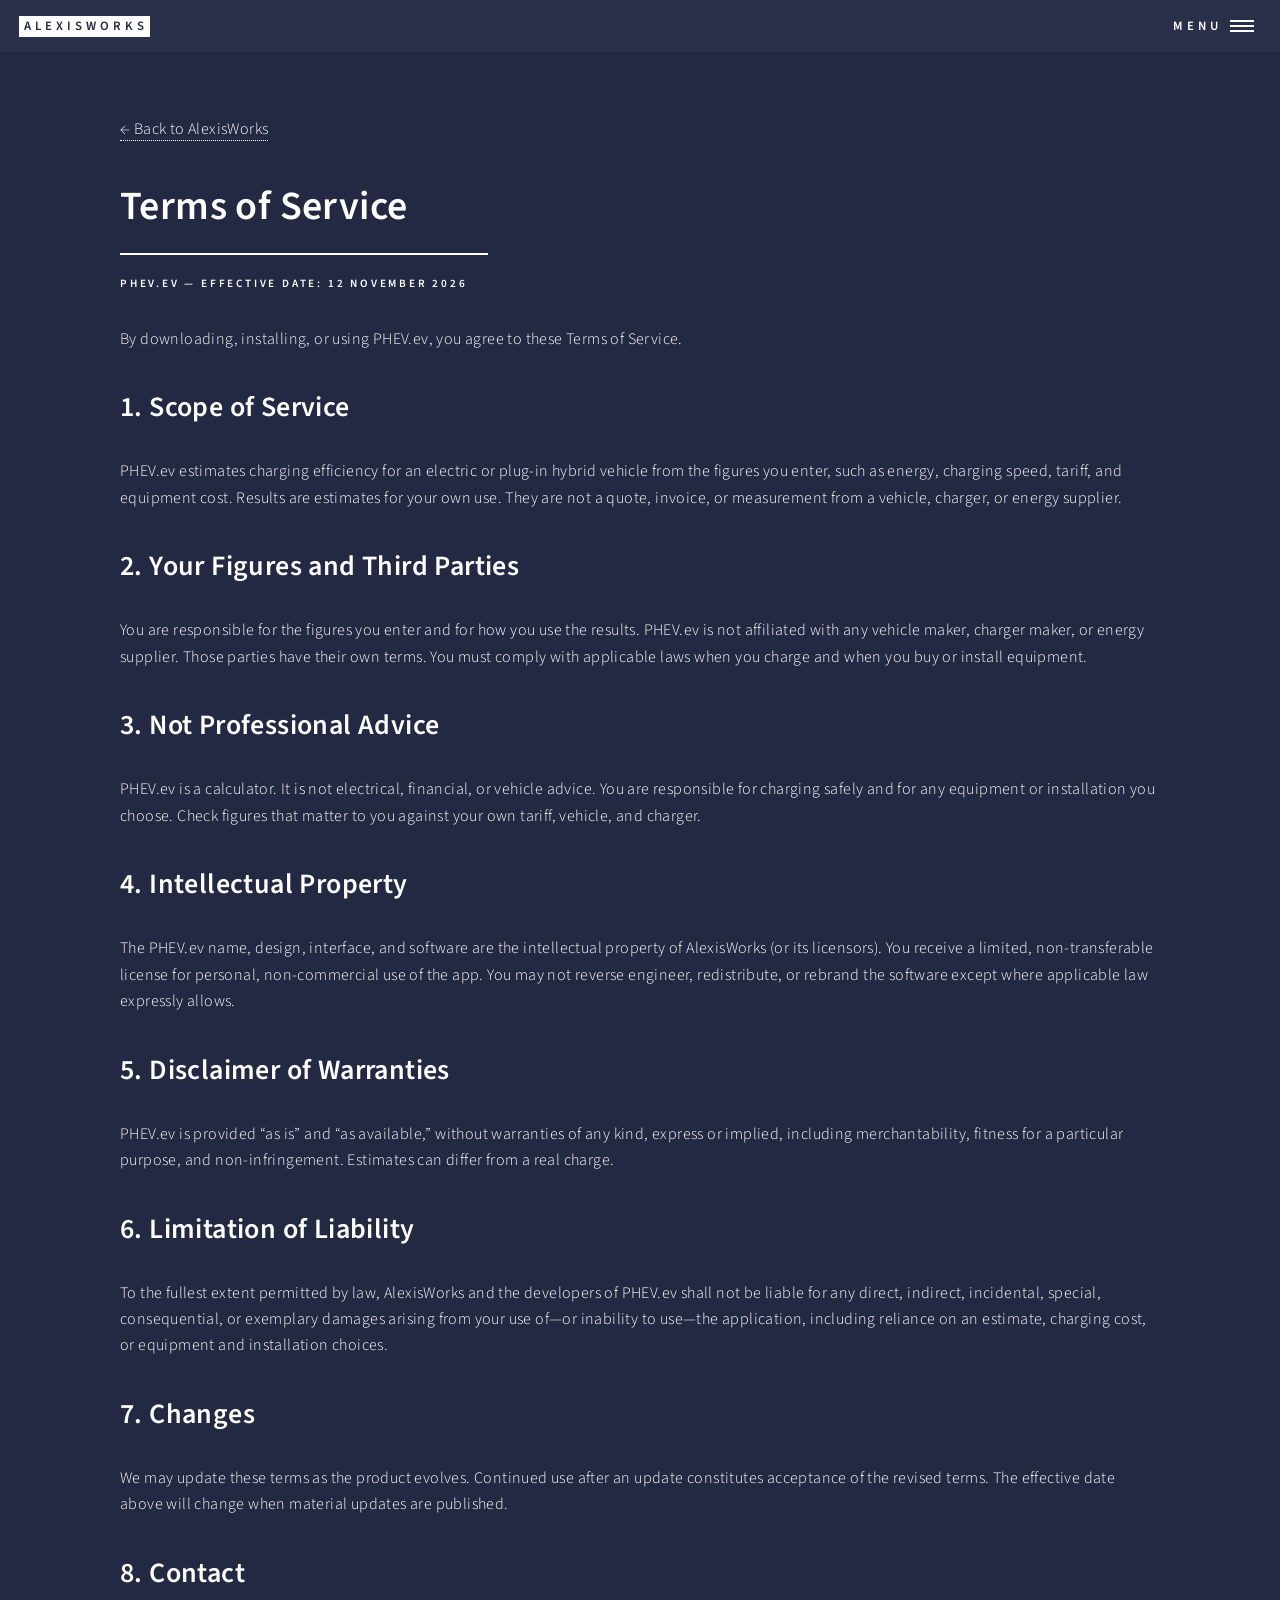
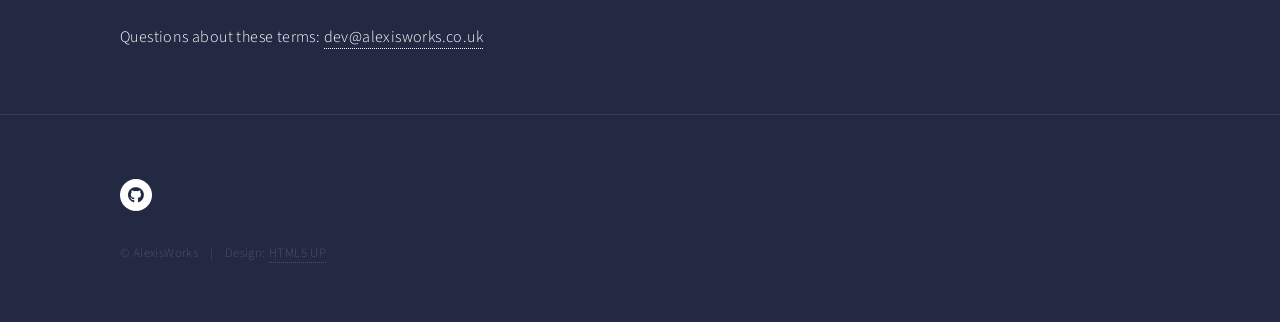
<file: apps/phev-ev/terms.html>
<!DOCTYPE HTML>
<html>
	<head>
		<title>PHEV.ev Terms of Service — AlexisWorks</title>
		<meta charset="utf-8" />
		<meta name="viewport" content="width=device-width, initial-scale=1, user-scalable=no" />
		<link rel="stylesheet" href="../../assets/css/main.css" />
		<noscript><link rel="stylesheet" href="../../assets/css/noscript.css" /></noscript>
	</head>
	<body class="is-preload">

		<div id="wrapper">

			<header id="header">
				<a href="../../index.html" class="logo"><strong>AlexisWorks</strong></a>
				<nav>
					<a href="#menu">Menu</a>
				</nav>
			</header>

			<nav id="menu">
				<ul class="links">
					<li><a href="../../index.html">Home</a></li>
					<li><a href="../../index.html#one">Apps</a></li>
					<li><a href="../../index.html#contact">Contact</a></li>
				</ul>
			</nav>

			<div id="main" class="alt">

				<section id="one">
					<div class="inner">
						<p><a href="../../index.html">&larr; Back to AlexisWorks</a></p>
						<header class="major">
							<h1>Terms of Service</h1>
							<p>PHEV.ev &mdash; Effective Date: 12 November 2026</p>
						</header>
						<p>By downloading, installing, or using PHEV.ev, you agree to these Terms of Service.</p>

						<h2>1. Scope of Service</h2>
						<p>PHEV.ev estimates charging efficiency for an electric or plug-in hybrid vehicle from the figures you enter, such as energy, charging speed, tariff, and equipment cost. Results are estimates for your own use. They are not a quote, invoice, or measurement from a vehicle, charger, or energy supplier.</p>

						<h2>2. Your Figures and Third Parties</h2>
						<p>You are responsible for the figures you enter and for how you use the results. PHEV.ev is not affiliated with any vehicle maker, charger maker, or energy supplier. Those parties have their own terms. You must comply with applicable laws when you charge and when you buy or install equipment.</p>

						<h2>3. Not Professional Advice</h2>
						<p>PHEV.ev is a calculator. It is not electrical, financial, or vehicle advice. You are responsible for charging safely and for any equipment or installation you choose. Check figures that matter to you against your own tariff, vehicle, and charger.</p>

						<h2>4. Intellectual Property</h2>
						<p>The PHEV.ev name, design, interface, and software are the intellectual property of AlexisWorks (or its licensors). You receive a limited, non-transferable license for personal, non-commercial use of the app. You may not reverse engineer, redistribute, or rebrand the software except where applicable law expressly allows.</p>

						<h2>5. Disclaimer of Warranties</h2>
						<p>PHEV.ev is provided &ldquo;as is&rdquo; and &ldquo;as available,&rdquo; without warranties of any kind, express or implied, including merchantability, fitness for a particular purpose, and non-infringement. Estimates can differ from a real charge.</p>

						<h2>6. Limitation of Liability</h2>
						<p>To the fullest extent permitted by law, AlexisWorks and the developers of PHEV.ev shall not be liable for any direct, indirect, incidental, special, consequential, or exemplary damages arising from your use of&mdash;or inability to use&mdash;the application, including reliance on an estimate, charging cost, or equipment and installation choices.</p>

						<h2>7. Changes</h2>
						<p>We may update these terms as the product evolves. Continued use after an update constitutes acceptance of the revised terms. The effective date above will change when material updates are published.</p>

						<h2>8. Contact</h2>
						<p>Questions about these terms: <a href="mailto:dev@alexisworks.co.uk">dev@alexisworks.co.uk</a></p>
					</div>
				</section>

			</div>

			<footer id="footer">
				<div class="inner">
					<ul class="icons">
						<li><a href="#" class="icon brands alt fa-github"><span class="label">GitHub</span></a></li>
					</ul>
					<ul class="copyright">
						<li>&copy; AlexisWorks</li><li>Design: <a href="https://html5up.net">HTML5 UP</a></li>
					</ul>
				</div>
			</footer>

		</div>

		<script src="../../assets/js/jquery.min.js"></script>
		<script src="../../assets/js/jquery.scrolly.min.js"></script>
		<script src="../../assets/js/jquery.scrollex.min.js"></script>
		<script src="../../assets/js/browser.min.js"></script>
		<script src="../../assets/js/breakpoints.min.js"></script>
		<script src="../../assets/js/util.js"></script>
		<script src="../../assets/js/main.js"></script>

	</body>
</html>
</file>
<file: assets/css/noscript.css>
/*
	Forty by HTML5 UP
	html5up.net | @ajlkn
	Free for personal and commercial use under the CCA 3.0 license (html5up.net/license)
*/

/* Banner */

	body.is-preload #banner:after {
		opacity: 0.85;
	}

	body.is-preload #banner > .inner {
		-moz-filter: none;
		-webkit-filter: none;
		-ms-filter: none;
		filter: none;
		-moz-transform: none;
		-webkit-transform: none;
		-ms-transform: none;
		transform: none;
		opacity: 1;
	}
</file>
<file: assets/css/main.css>
@import url(fontawesome-all.min.css);
@import url("https://fonts.googleapis.com/css?family=Source+Sans+Pro:300,300italic,600,600italic");

/*
	Forty by HTML5 UP
	html5up.net | @ajlkn
	Free for personal and commercial use under the CCA 3.0 license (html5up.net/license)
*/

html, body, div, span, applet, object,
iframe, h1, h2, h3, h4, h5, h6, p, blockquote,
pre, a, abbr, acronym, address, big, cite,
code, del, dfn, em, img, ins, kbd, q, s, samp,
small, strike, strong, sub, sup, tt, var, b,
u, i, center, dl, dt, dd, ol, ul, li, fieldset,
form, label, legend, table, caption, tbody,
tfoot, thead, tr, th, td, article, aside,
canvas, details, embed, figure, figcaption,
footer, header, hgroup, menu, nav, output, ruby,
section, summary, time, mark, audio, video {
	margin: 0;
	padding: 0;
	border: 0;
	font-size: 100%;
	font: inherit;
	vertical-align: baseline;}

article, aside, details, figcaption, figure,
footer, header, hgroup, menu, nav, section {
	display: block;}

body {
	line-height: 1;
}

ol, ul {
	list-style: none;
}

blockquote, q {
	quotes: none;
}

	blockquote:before, blockquote:after, q:before, q:after {
		content: '';
		content: none;
	}

table {
	border-collapse: collapse;
	border-spacing: 0;
}

body {
	-webkit-text-size-adjust: none;
}

mark {
	background-color: transparent;
	color: inherit;
}

input::-moz-focus-inner {
	border: 0;
	padding: 0;
}

input, select, textarea {
	-moz-appearance: none;
	-webkit-appearance: none;
	-ms-appearance: none;
	appearance: none;
}

/* Basic */

	@-ms-viewport {
		width: device-width;
	}

	body {
		-ms-overflow-style: scrollbar;
	}

	@media screen and (max-width: 480px) {

		html, body {
			min-width: 320px;
		}

	}

	html {
		box-sizing: border-box;
	}

	*, *:before, *:after {
		box-sizing: inherit;
	}

	body {
		background: #242943;
	}

		body.is-preload *, body.is-preload *:before, body.is-preload *:after {
			-moz-animation: none !important;
			-webkit-animation: none !important;
			-ms-animation: none !important;
			animation: none !important;
			-moz-transition: none !important;
			-webkit-transition: none !important;
			-ms-transition: none !important;
			transition: none !important;
		}

/* Type */

	body, input, select, textarea {
		color: #ffffff;
		font-family: "Source Sans Pro", Helvetica, sans-serif;
		font-size: 17pt;
		font-weight: 300;
		letter-spacing: 0.025em;
		line-height: 1.65;
	}

		@media screen and (max-width: 1680px) {

			body, input, select, textarea {
				font-size: 14pt;
			}

		}

		@media screen and (max-width: 1280px) {

			body, input, select, textarea {
				font-size: 12pt;
			}

		}

		@media screen and (max-width: 360px) {

			body, input, select, textarea {
				font-size: 11pt;
			}

		}

	a {
		-moz-transition: color 0.2s ease-in-out, border-bottom-color 0.2s ease-in-out;
		-webkit-transition: color 0.2s ease-in-out, border-bottom-color 0.2s ease-in-out;
		-ms-transition: color 0.2s ease-in-out, border-bottom-color 0.2s ease-in-out;
		transition: color 0.2s ease-in-out, border-bottom-color 0.2s ease-in-out;
		border-bottom: dotted 1px;
		color: inherit;
		text-decoration: none;
	}

		a:hover {
			border-bottom-color: transparent;
			color: #9bf1ff !important;
		}

		a:active {
			color: #53e3fb !important;
		}

	strong, b {
		color: #ffffff;
		font-weight: 600;
	}

	em, i {
		font-style: italic;
	}

	p {
		margin: 0 0 2em 0;
	}

	h1, h2, h3, h4, h5, h6 {
		color: #ffffff;
		font-weight: 600;
		line-height: 1.65;
		margin: 0 0 1em 0;
	}

		h1 a, h2 a, h3 a, h4 a, h5 a, h6 a {
			color: inherit;
			border-bottom: 0;
		}

	h1 {
		font-size: 2.5em;
	}

	h2 {
		font-size: 1.75em;
	}

	h3 {
		font-size: 1.35em;
	}

	h4 {
		font-size: 1.1em;
	}

	h5 {
		font-size: 0.9em;
	}

	h6 {
		font-size: 0.7em;
	}

	@media screen and (max-width: 736px) {

		h1 {
			font-size: 2em;
		}

		h2 {
			font-size: 1.5em;
		}

		h3 {
			font-size: 1.25em;
		}

	}

	sub {
		font-size: 0.8em;
		position: relative;
		top: 0.5em;
	}

	sup {
		font-size: 0.8em;
		position: relative;
		top: -0.5em;
	}

	blockquote {
		border-left: solid 4px rgba(212, 212, 255, 0.1);
		font-style: italic;
		margin: 0 0 2em 0;
		padding: 0.5em 0 0.5em 2em;
	}

	code {
		background: rgba(212, 212, 255, 0.035);
		font-family: "Courier New", monospace;
		font-size: 0.9em;
		margin: 0 0.25em;
		padding: 0.25em 0.65em;
	}

	pre {
		-webkit-overflow-scrolling: touch;
		font-family: "Courier New", monospace;
		font-size: 0.9em;
		margin: 0 0 2em 0;
	}

		pre code {
			display: block;
			line-height: 1.75;
			padding: 1em 1.5em;
			overflow-x: auto;
		}

	hr {
		border: 0;
		border-bottom: solid 1px rgba(212, 212, 255, 0.1);
		margin: 2em 0;
	}

		hr.major {
			margin: 3em 0;
		}

	.align-left {
		text-align: left;
	}

	.align-center {
		text-align: center;
	}

	.align-right {
		text-align: right;
	}

/* Row */

	.row {
		display: flex;
		flex-wrap: wrap;
		box-sizing: border-box;
		align-items: stretch;
	}

		.row > * {
			box-sizing: border-box;
		}

		.row.gtr-uniform > * > :last-child {
			margin-bottom: 0;
		}

		.row.aln-left {
			justify-content: flex-start;
		}

		.row.aln-center {
			justify-content: center;
		}

		.row.aln-right {
			justify-content: flex-end;
		}

		.row.aln-top {
			align-items: flex-start;
		}

		.row.aln-middle {
			align-items: center;
		}

		.row.aln-bottom {
			align-items: flex-end;
		}

		.row > .imp {
			order: -1;
		}

		.row > .col-1 {
			width: 8.33333%;
		}

		.row > .off-1 {
			margin-left: 8.33333%;
		}

		.row > .col-2 {
			width: 16.66667%;
		}

		.row > .off-2 {
			margin-left: 16.66667%;
		}

		.row > .col-3 {
			width: 25%;
		}

		.row > .off-3 {
			margin-left: 25%;
		}

		.row > .col-4 {
			width: 33.33333%;
		}

		.row > .off-4 {
			margin-left: 33.33333%;
		}

		.row > .col-5 {
			width: 41.66667%;
		}

		.row > .off-5 {
			margin-left: 41.66667%;
		}

		.row > .col-6 {
			width: 50%;
		}

		.row > .off-6 {
			margin-left: 50%;
		}

		.row > .col-7 {
			width: 58.33333%;
		}

		.row > .off-7 {
			margin-left: 58.33333%;
		}

		.row > .col-8 {
			width: 66.66667%;
		}

		.row > .off-8 {
			margin-left: 66.66667%;
		}

		.row > .col-9 {
			width: 75%;
		}

		.row > .off-9 {
			margin-left: 75%;
		}

		.row > .col-10 {
			width: 83.33333%;
		}

		.row > .off-10 {
			margin-left: 83.33333%;
		}

		.row > .col-11 {
			width: 91.66667%;
		}

		.row > .off-11 {
			margin-left: 91.66667%;
		}

		.row > .col-12 {
			width: 100%;
		}

		.row > .off-12 {
			margin-left: 100%;
		}

		.row.gtr-0 {
			margin-top: 0;
			margin-left: 0em;
		}

			.row.gtr-0 > * {
				padding: 0 0 0 0em;
			}

			.row.gtr-0.gtr-uniform {
				margin-top: 0em;
			}

				.row.gtr-0.gtr-uniform > * {
					padding-top: 0em;
				}

		.row.gtr-25 {
			margin-top: 0;
			margin-left: -0.5em;
		}

			.row.gtr-25 > * {
				padding: 0 0 0 0.5em;
			}

			.row.gtr-25.gtr-uniform {
				margin-top: -0.5em;
			}

				.row.gtr-25.gtr-uniform > * {
					padding-top: 0.5em;
				}

		.row.gtr-50 {
			margin-top: 0;
			margin-left: -1em;
		}

			.row.gtr-50 > * {
				padding: 0 0 0 1em;
			}

			.row.gtr-50.gtr-uniform {
				margin-top: -1em;
			}

				.row.gtr-50.gtr-uniform > * {
					padding-top: 1em;
				}

		.row {
			margin-top: 0;
			margin-left: -2em;
		}

			.row > * {
				padding: 0 0 0 2em;
			}

			.row.gtr-uniform {
				margin-top: -2em;
			}

				.row.gtr-uniform > * {
					padding-top: 2em;
				}

		.row.gtr-150 {
			margin-top: 0;
			margin-left: -3em;
		}

			.row.gtr-150 > * {
				padding: 0 0 0 3em;
			}

			.row.gtr-150.gtr-uniform {
				margin-top: -3em;
			}

				.row.gtr-150.gtr-uniform > * {
					padding-top: 3em;
				}

		.row.gtr-200 {
			margin-top: 0;
			margin-left: -4em;
		}

			.row.gtr-200 > * {
				padding: 0 0 0 4em;
			}

			.row.gtr-200.gtr-uniform {
				margin-top: -4em;
			}

				.row.gtr-200.gtr-uniform > * {
					padding-top: 4em;
				}

		@media screen and (max-width: 1680px) {

			.row {
				display: flex;
				flex-wrap: wrap;
				box-sizing: border-box;
				align-items: stretch;
			}

				.row > * {
					box-sizing: border-box;
				}

				.row.gtr-uniform > * > :last-child {
					margin-bottom: 0;
				}

				.row.aln-left {
					justify-content: flex-start;
				}

				.row.aln-center {
					justify-content: center;
				}

				.row.aln-right {
					justify-content: flex-end;
				}

				.row.aln-top {
					align-items: flex-start;
				}

				.row.aln-middle {
					align-items: center;
				}

				.row.aln-bottom {
					align-items: flex-end;
				}

				.row > .imp-xlarge {
					order: -1;
				}

				.row > .col-1-xlarge {
					width: 8.33333%;
				}

				.row > .off-1-xlarge {
					margin-left: 8.33333%;
				}

				.row > .col-2-xlarge {
					width: 16.66667%;
				}

				.row > .off-2-xlarge {
					margin-left: 16.66667%;
				}

				.row > .col-3-xlarge {
					width: 25%;
				}

				.row > .off-3-xlarge {
					margin-left: 25%;
				}

				.row > .col-4-xlarge {
					width: 33.33333%;
				}

				.row > .off-4-xlarge {
					margin-left: 33.33333%;
				}

				.row > .col-5-xlarge {
					width: 41.66667%;
				}

				.row > .off-5-xlarge {
					margin-left: 41.66667%;
				}

				.row > .col-6-xlarge {
					width: 50%;
				}

				.row > .off-6-xlarge {
					margin-left: 50%;
				}

				.row > .col-7-xlarge {
					width: 58.33333%;
				}

				.row > .off-7-xlarge {
					margin-left: 58.33333%;
				}

				.row > .col-8-xlarge {
					width: 66.66667%;
				}

				.row > .off-8-xlarge {
					margin-left: 66.66667%;
				}

				.row > .col-9-xlarge {
					width: 75%;
				}

				.row > .off-9-xlarge {
					margin-left: 75%;
				}

				.row > .col-10-xlarge {
					width: 83.33333%;
				}

				.row > .off-10-xlarge {
					margin-left: 83.33333%;
				}

				.row > .col-11-xlarge {
					width: 91.66667%;
				}

				.row > .off-11-xlarge {
					margin-left: 91.66667%;
				}

				.row > .col-12-xlarge {
					width: 100%;
				}

				.row > .off-12-xlarge {
					margin-left: 100%;
				}

				.row.gtr-0 {
					margin-top: 0;
					margin-left: 0em;
				}

					.row.gtr-0 > * {
						padding: 0 0 0 0em;
					}

					.row.gtr-0.gtr-uniform {
						margin-top: 0em;
					}

						.row.gtr-0.gtr-uniform > * {
							padding-top: 0em;
						}

				.row.gtr-25 {
					margin-top: 0;
					margin-left: -0.5em;
				}

					.row.gtr-25 > * {
						padding: 0 0 0 0.5em;
					}

					.row.gtr-25.gtr-uniform {
						margin-top: -0.5em;
					}

						.row.gtr-25.gtr-uniform > * {
							padding-top: 0.5em;
						}

				.row.gtr-50 {
					margin-top: 0;
					margin-left: -1em;
				}

					.row.gtr-50 > * {
						padding: 0 0 0 1em;
					}

					.row.gtr-50.gtr-uniform {
						margin-top: -1em;
					}

						.row.gtr-50.gtr-uniform > * {
							padding-top: 1em;
						}

				.row {
					margin-top: 0;
					margin-left: -2em;
				}

					.row > * {
						padding: 0 0 0 2em;
					}

					.row.gtr-uniform {
						margin-top: -2em;
					}

						.row.gtr-uniform > * {
							padding-top: 2em;
						}

				.row.gtr-150 {
					margin-top: 0;
					margin-left: -3em;
				}

					.row.gtr-150 > * {
						padding: 0 0 0 3em;
					}

					.row.gtr-150.gtr-uniform {
						margin-top: -3em;
					}

						.row.gtr-150.gtr-uniform > * {
							padding-top: 3em;
						}

				.row.gtr-200 {
					margin-top: 0;
					margin-left: -4em;
				}

					.row.gtr-200 > * {
						padding: 0 0 0 4em;
					}

					.row.gtr-200.gtr-uniform {
						margin-top: -4em;
					}

						.row.gtr-200.gtr-uniform > * {
							padding-top: 4em;
						}

		}

		@media screen and (max-width: 1280px) {

			.row {
				display: flex;
				flex-wrap: wrap;
				box-sizing: border-box;
				align-items: stretch;
			}

				.row > * {
					box-sizing: border-box;
				}

				.row.gtr-uniform > * > :last-child {
					margin-bottom: 0;
				}

				.row.aln-left {
					justify-content: flex-start;
				}

				.row.aln-center {
					justify-content: center;
				}

				.row.aln-right {
					justify-content: flex-end;
				}

				.row.aln-top {
					align-items: flex-start;
				}

				.row.aln-middle {
					align-items: center;
				}

				.row.aln-bottom {
					align-items: flex-end;
				}

				.row > .imp-large {
					order: -1;
				}

				.row > .col-1-large {
					width: 8.33333%;
				}

				.row > .off-1-large {
					margin-left: 8.33333%;
				}

				.row > .col-2-large {
					width: 16.66667%;
				}

				.row > .off-2-large {
					margin-left: 16.66667%;
				}

				.row > .col-3-large {
					width: 25%;
				}

				.row > .off-3-large {
					margin-left: 25%;
				}

				.row > .col-4-large {
					width: 33.33333%;
				}

				.row > .off-4-large {
					margin-left: 33.33333%;
				}

				.row > .col-5-large {
					width: 41.66667%;
				}

				.row > .off-5-large {
					margin-left: 41.66667%;
				}

				.row > .col-6-large {
					width: 50%;
				}

				.row > .off-6-large {
					margin-left: 50%;
				}

				.row > .col-7-large {
					width: 58.33333%;
				}

				.row > .off-7-large {
					margin-left: 58.33333%;
				}

				.row > .col-8-large {
					width: 66.66667%;
				}

				.row > .off-8-large {
					margin-left: 66.66667%;
				}

				.row > .col-9-large {
					width: 75%;
				}

				.row > .off-9-large {
					margin-left: 75%;
				}

				.row > .col-10-large {
					width: 83.33333%;
				}

				.row > .off-10-large {
					margin-left: 83.33333%;
				}

				.row > .col-11-large {
					width: 91.66667%;
				}

				.row > .off-11-large {
					margin-left: 91.66667%;
				}

				.row > .col-12-large {
					width: 100%;
				}

				.row > .off-12-large {
					margin-left: 100%;
				}

				.row.gtr-0 {
					margin-top: 0;
					margin-left: 0em;
				}

					.row.gtr-0 > * {
						padding: 0 0 0 0em;
					}

					.row.gtr-0.gtr-uniform {
						margin-top: 0em;
					}

						.row.gtr-0.gtr-uniform > * {
							padding-top: 0em;
						}

				.row.gtr-25 {
					margin-top: 0;
					margin-left: -0.375em;
				}

					.row.gtr-25 > * {
						padding: 0 0 0 0.375em;
					}

					.row.gtr-25.gtr-uniform {
						margin-top: -0.375em;
					}

						.row.gtr-25.gtr-uniform > * {
							padding-top: 0.375em;
						}

				.row.gtr-50 {
					margin-top: 0;
					margin-left: -0.75em;
				}

					.row.gtr-50 > * {
						padding: 0 0 0 0.75em;
					}

					.row.gtr-50.gtr-uniform {
						margin-top: -0.75em;
					}

						.row.gtr-50.gtr-uniform > * {
							padding-top: 0.75em;
						}

				.row {
					margin-top: 0;
					margin-left: -1.5em;
				}

					.row > * {
						padding: 0 0 0 1.5em;
					}

					.row.gtr-uniform {
						margin-top: -1.5em;
					}

						.row.gtr-uniform > * {
							padding-top: 1.5em;
						}

				.row.gtr-150 {
					margin-top: 0;
					margin-left: -2.25em;
				}

					.row.gtr-150 > * {
						padding: 0 0 0 2.25em;
					}

					.row.gtr-150.gtr-uniform {
						margin-top: -2.25em;
					}

						.row.gtr-150.gtr-uniform > * {
							padding-top: 2.25em;
						}

				.row.gtr-200 {
					margin-top: 0;
					margin-left: -3em;
				}

					.row.gtr-200 > * {
						padding: 0 0 0 3em;
					}

					.row.gtr-200.gtr-uniform {
						margin-top: -3em;
					}

						.row.gtr-200.gtr-uniform > * {
							padding-top: 3em;
						}

		}

		@media screen and (max-width: 980px) {

			.row {
				display: flex;
				flex-wrap: wrap;
				box-sizing: border-box;
				align-items: stretch;
			}

				.row > * {
					box-sizing: border-box;
				}

				.row.gtr-uniform > * > :last-child {
					margin-bottom: 0;
				}

				.row.aln-left {
					justify-content: flex-start;
				}

				.row.aln-center {
					justify-content: center;
				}

				.row.aln-right {
					justify-content: flex-end;
				}

				.row.aln-top {
					align-items: flex-start;
				}

				.row.aln-middle {
					align-items: center;
				}

				.row.aln-bottom {
					align-items: flex-end;
				}

				.row > .imp-medium {
					order: -1;
				}

				.row > .col-1-medium {
					width: 8.33333%;
				}

				.row > .off-1-medium {
					margin-left: 8.33333%;
				}

				.row > .col-2-medium {
					width: 16.66667%;
				}

				.row > .off-2-medium {
					margin-left: 16.66667%;
				}

				.row > .col-3-medium {
					width: 25%;
				}

				.row > .off-3-medium {
					margin-left: 25%;
				}

				.row > .col-4-medium {
					width: 33.33333%;
				}

				.row > .off-4-medium {
					margin-left: 33.33333%;
				}

				.row > .col-5-medium {
					width: 41.66667%;
				}

				.row > .off-5-medium {
					margin-left: 41.66667%;
				}

				.row > .col-6-medium {
					width: 50%;
				}

				.row > .off-6-medium {
					margin-left: 50%;
				}

				.row > .col-7-medium {
					width: 58.33333%;
				}

				.row > .off-7-medium {
					margin-left: 58.33333%;
				}

				.row > .col-8-medium {
					width: 66.66667%;
				}

				.row > .off-8-medium {
					margin-left: 66.66667%;
				}

				.row > .col-9-medium {
					width: 75%;
				}

				.row > .off-9-medium {
					margin-left: 75%;
				}

				.row > .col-10-medium {
					width: 83.33333%;
				}

				.row > .off-10-medium {
					margin-left: 83.33333%;
				}

				.row > .col-11-medium {
					width: 91.66667%;
				}

				.row > .off-11-medium {
					margin-left: 91.66667%;
				}

				.row > .col-12-medium {
					width: 100%;
				}

				.row > .off-12-medium {
					margin-left: 100%;
				}

				.row.gtr-0 {
					margin-top: 0;
					margin-left: 0em;
				}

					.row.gtr-0 > * {
						padding: 0 0 0 0em;
					}

					.row.gtr-0.gtr-uniform {
						margin-top: 0em;
					}

						.row.gtr-0.gtr-uniform > * {
							padding-top: 0em;
						}

				.row.gtr-25 {
					margin-top: 0;
					margin-left: -0.375em;
				}

					.row.gtr-25 > * {
						padding: 0 0 0 0.375em;
					}

					.row.gtr-25.gtr-uniform {
						margin-top: -0.375em;
					}

						.row.gtr-25.gtr-uniform > * {
							padding-top: 0.375em;
						}

				.row.gtr-50 {
					margin-top: 0;
					margin-left: -0.75em;
				}

					.row.gtr-50 > * {
						padding: 0 0 0 0.75em;
					}

					.row.gtr-50.gtr-uniform {
						margin-top: -0.75em;
					}

						.row.gtr-50.gtr-uniform > * {
							padding-top: 0.75em;
						}

				.row {
					margin-top: 0;
					margin-left: -1.5em;
				}

					.row > * {
						padding: 0 0 0 1.5em;
					}

					.row.gtr-uniform {
						margin-top: -1.5em;
					}

						.row.gtr-uniform > * {
							padding-top: 1.5em;
						}

				.row.gtr-150 {
					margin-top: 0;
					margin-left: -2.25em;
				}

					.row.gtr-150 > * {
						padding: 0 0 0 2.25em;
					}

					.row.gtr-150.gtr-uniform {
						margin-top: -2.25em;
					}

						.row.gtr-150.gtr-uniform > * {
							padding-top: 2.25em;
						}

				.row.gtr-200 {
					margin-top: 0;
					margin-left: -3em;
				}

					.row.gtr-200 > * {
						padding: 0 0 0 3em;
					}

					.row.gtr-200.gtr-uniform {
						margin-top: -3em;
					}

						.row.gtr-200.gtr-uniform > * {
							padding-top: 3em;
						}

		}

		@media screen and (max-width: 736px) {

			.row {
				display: flex;
				flex-wrap: wrap;
				box-sizing: border-box;
				align-items: stretch;
			}

				.row > * {
					box-sizing: border-box;
				}

				.row.gtr-uniform > * > :last-child {
					margin-bottom: 0;
				}

				.row.aln-left {
					justify-content: flex-start;
				}

				.row.aln-center {
					justify-content: center;
				}

				.row.aln-right {
					justify-content: flex-end;
				}

				.row.aln-top {
					align-items: flex-start;
				}

				.row.aln-middle {
					align-items: center;
				}

				.row.aln-bottom {
					align-items: flex-end;
				}

				.row > .imp-small {
					order: -1;
				}

				.row > .col-1-small {
					width: 8.33333%;
				}

				.row > .off-1-small {
					margin-left: 8.33333%;
				}

				.row > .col-2-small {
					width: 16.66667%;
				}

				.row > .off-2-small {
					margin-left: 16.66667%;
				}

				.row > .col-3-small {
					width: 25%;
				}

				.row > .off-3-small {
					margin-left: 25%;
				}

				.row > .col-4-small {
					width: 33.33333%;
				}

				.row > .off-4-small {
					margin-left: 33.33333%;
				}

				.row > .col-5-small {
					width: 41.66667%;
				}

				.row > .off-5-small {
					margin-left: 41.66667%;
				}

				.row > .col-6-small {
					width: 50%;
				}

				.row > .off-6-small {
					margin-left: 50%;
				}

				.row > .col-7-small {
					width: 58.33333%;
				}

				.row > .off-7-small {
					margin-left: 58.33333%;
				}

				.row > .col-8-small {
					width: 66.66667%;
				}

				.row > .off-8-small {
					margin-left: 66.66667%;
				}

				.row > .col-9-small {
					width: 75%;
				}

				.row > .off-9-small {
					margin-left: 75%;
				}

				.row > .col-10-small {
					width: 83.33333%;
				}

				.row > .off-10-small {
					margin-left: 83.33333%;
				}

				.row > .col-11-small {
					width: 91.66667%;
				}

				.row > .off-11-small {
					margin-left: 91.66667%;
				}

				.row > .col-12-small {
					width: 100%;
				}

				.row > .off-12-small {
					margin-left: 100%;
				}

				.row.gtr-0 {
					margin-top: 0;
					margin-left: 0em;
				}

					.row.gtr-0 > * {
						padding: 0 0 0 0em;
					}

					.row.gtr-0.gtr-uniform {
						margin-top: 0em;
					}

						.row.gtr-0.gtr-uniform > * {
							padding-top: 0em;
						}

				.row.gtr-25 {
					margin-top: 0;
					margin-left: -0.3125em;
				}

					.row.gtr-25 > * {
						padding: 0 0 0 0.3125em;
					}

					.row.gtr-25.gtr-uniform {
						margin-top: -0.3125em;
					}

						.row.gtr-25.gtr-uniform > * {
							padding-top: 0.3125em;
						}

				.row.gtr-50 {
					margin-top: 0;
					margin-left: -0.625em;
				}

					.row.gtr-50 > * {
						padding: 0 0 0 0.625em;
					}

					.row.gtr-50.gtr-uniform {
						margin-top: -0.625em;
					}

						.row.gtr-50.gtr-uniform > * {
							padding-top: 0.625em;
						}

				.row {
					margin-top: 0;
					margin-left: -1.25em;
				}

					.row > * {
						padding: 0 0 0 1.25em;
					}

					.row.gtr-uniform {
						margin-top: -1.25em;
					}

						.row.gtr-uniform > * {
							padding-top: 1.25em;
						}

				.row.gtr-150 {
					margin-top: 0;
					margin-left: -1.875em;
				}

					.row.gtr-150 > * {
						padding: 0 0 0 1.875em;
					}

					.row.gtr-150.gtr-uniform {
						margin-top: -1.875em;
					}

						.row.gtr-150.gtr-uniform > * {
							padding-top: 1.875em;
						}

				.row.gtr-200 {
					margin-top: 0;
					margin-left: -2.5em;
				}

					.row.gtr-200 > * {
						padding: 0 0 0 2.5em;
					}

					.row.gtr-200.gtr-uniform {
						margin-top: -2.5em;
					}

						.row.gtr-200.gtr-uniform > * {
							padding-top: 2.5em;
						}

		}

		@media screen and (max-width: 480px) {

			.row {
				display: flex;
				flex-wrap: wrap;
				box-sizing: border-box;
				align-items: stretch;
			}

				.row > * {
					box-sizing: border-box;
				}

				.row.gtr-uniform > * > :last-child {
					margin-bottom: 0;
				}

				.row.aln-left {
					justify-content: flex-start;
				}

				.row.aln-center {
					justify-content: center;
				}

				.row.aln-right {
					justify-content: flex-end;
				}

				.row.aln-top {
					align-items: flex-start;
				}

				.row.aln-middle {
					align-items: center;
				}

				.row.aln-bottom {
					align-items: flex-end;
				}

				.row > .imp-xsmall {
					order: -1;
				}

				.row > .col-1-xsmall {
					width: 8.33333%;
				}

				.row > .off-1-xsmall {
					margin-left: 8.33333%;
				}

				.row > .col-2-xsmall {
					width: 16.66667%;
				}

				.row > .off-2-xsmall {
					margin-left: 16.66667%;
				}

				.row > .col-3-xsmall {
					width: 25%;
				}

				.row > .off-3-xsmall {
					margin-left: 25%;
				}

				.row > .col-4-xsmall {
					width: 33.33333%;
				}

				.row > .off-4-xsmall {
					margin-left: 33.33333%;
				}

				.row > .col-5-xsmall {
					width: 41.66667%;
				}

				.row > .off-5-xsmall {
					margin-left: 41.66667%;
				}

				.row > .col-6-xsmall {
					width: 50%;
				}

				.row > .off-6-xsmall {
					margin-left: 50%;
				}

				.row > .col-7-xsmall {
					width: 58.33333%;
				}

				.row > .off-7-xsmall {
					margin-left: 58.33333%;
				}

				.row > .col-8-xsmall {
					width: 66.66667%;
				}

				.row > .off-8-xsmall {
					margin-left: 66.66667%;
				}

				.row > .col-9-xsmall {
					width: 75%;
				}

				.row > .off-9-xsmall {
					margin-left: 75%;
				}

				.row > .col-10-xsmall {
					width: 83.33333%;
				}

				.row > .off-10-xsmall {
					margin-left: 83.33333%;
				}

				.row > .col-11-xsmall {
					width: 91.66667%;
				}

				.row > .off-11-xsmall {
					margin-left: 91.66667%;
				}

				.row > .col-12-xsmall {
					width: 100%;
				}

				.row > .off-12-xsmall {
					margin-left: 100%;
				}

				.row.gtr-0 {
					margin-top: 0;
					margin-left: 0em;
				}

					.row.gtr-0 > * {
						padding: 0 0 0 0em;
					}

					.row.gtr-0.gtr-uniform {
						margin-top: 0em;
					}

						.row.gtr-0.gtr-uniform > * {
							padding-top: 0em;
						}

				.row.gtr-25 {
					margin-top: 0;
					margin-left: -0.3125em;
				}

					.row.gtr-25 > * {
						padding: 0 0 0 0.3125em;
					}

					.row.gtr-25.gtr-uniform {
						margin-top: -0.3125em;
					}

						.row.gtr-25.gtr-uniform > * {
							padding-top: 0.3125em;
						}

				.row.gtr-50 {
					margin-top: 0;
					margin-left: -0.625em;
				}

					.row.gtr-50 > * {
						padding: 0 0 0 0.625em;
					}

					.row.gtr-50.gtr-uniform {
						margin-top: -0.625em;
					}

						.row.gtr-50.gtr-uniform > * {
							padding-top: 0.625em;
						}

				.row {
					margin-top: 0;
					margin-left: -1.25em;
				}

					.row > * {
						padding: 0 0 0 1.25em;
					}

					.row.gtr-uniform {
						margin-top: -1.25em;
					}

						.row.gtr-uniform > * {
							padding-top: 1.25em;
						}

				.row.gtr-150 {
					margin-top: 0;
					margin-left: -1.875em;
				}

					.row.gtr-150 > * {
						padding: 0 0 0 1.875em;
					}

					.row.gtr-150.gtr-uniform {
						margin-top: -1.875em;
					}

						.row.gtr-150.gtr-uniform > * {
							padding-top: 1.875em;
						}

				.row.gtr-200 {
					margin-top: 0;
					margin-left: -2.5em;
				}

					.row.gtr-200 > * {
						padding: 0 0 0 2.5em;
					}

					.row.gtr-200.gtr-uniform {
						margin-top: -2.5em;
					}

						.row.gtr-200.gtr-uniform > * {
							padding-top: 2.5em;
						}

		}

/* Section/Article */

	section.special, article.special {
		text-align: center;
	}

	header.major {
		width: -moz-max-content;
		width: -webkit-max-content;
		width: -ms-max-content;
		width: max-content;
		margin-bottom: 2em;
	}

		header.major > :first-child {
			margin-bottom: 0;
			width: calc(100% + 0.5em);
		}

			header.major > :first-child:after {
				content: '';
				background-color: #ffffff;
				display: block;
				height: 2px;
				margin: 0.325em 0 0.5em 0;
				width: 100%;
			}

		header.major > p {
			font-size: 0.7em;
			font-weight: 600;
			letter-spacing: 0.25em;
			margin-bottom: 0;
			text-transform: uppercase;
		}

		body.is-ie header.major > :first-child:after {
			max-width: 9em;
		}

		body.is-ie header.major > h1:after {
			max-width: 100% !important;
		}

	@media screen and (max-width: 736px) {

		header.major > p br {
			display: none;
		}

	}

/* Form */

	form {
		margin: 0 0 2em 0;
	}

		form > :last-child {
			margin-bottom: 0;
		}

		form > .fields {
			display: -moz-flex;
			display: -webkit-flex;
			display: -ms-flex;
			display: flex;
			-moz-flex-wrap: wrap;
			-webkit-flex-wrap: wrap;
			-ms-flex-wrap: wrap;
			flex-wrap: wrap;
			width: calc(100% + 3em);
			margin: -1.5em 0 2em -1.5em;
		}

			form > .fields > .field {
				-moz-flex-grow: 0;
				-webkit-flex-grow: 0;
				-ms-flex-grow: 0;
				flex-grow: 0;
				-moz-flex-shrink: 0;
				-webkit-flex-shrink: 0;
				-ms-flex-shrink: 0;
				flex-shrink: 0;
				padding: 1.5em 0 0 1.5em;
				width: calc(100% - 1.5em);
			}

				form > .fields > .field.half {
					width: calc(50% - 0.75em);
				}

				form > .fields > .field.third {
					width: calc(100%/3 - 0.5em);
				}

				form > .fields > .field.quarter {
					width: calc(25% - 0.375em);
				}

		@media screen and (max-width: 480px) {

			form > .fields {
				width: calc(100% + 3em);
				margin: -1.5em 0 2em -1.5em;
			}

				form > .fields > .field {
					padding: 1.5em 0 0 1.5em;
					width: calc(100% - 1.5em);
				}

					form > .fields > .field.half {
						width: calc(100% - 1.5em);
					}

					form > .fields > .field.third {
						width: calc(100% - 1.5em);
					}

					form > .fields > .field.quarter {
						width: calc(100% - 1.5em);
					}

		}

	label {
		color: #ffffff;
		display: block;
		font-size: 0.8em;
		font-weight: 600;
		letter-spacing: 0.25em;
		margin: 0 0 1em 0;
		text-transform: uppercase;
	}

	input[type="text"],
	input[type="password"],
	input[type="email"],
	input[type="tel"],
	input[type="search"],
	input[type="url"],
	select,
	textarea {
		-moz-appearance: none;
		-webkit-appearance: none;
		-ms-appearance: none;
		appearance: none;
		background: rgba(212, 212, 255, 0.035);
		border: none;
		border-radius: 0;
		color: inherit;
		display: block;
		outline: 0;
		padding: 0 1em;
		text-decoration: none;
		width: 100%;
	}

		input[type="text"]:invalid,
		input[type="password"]:invalid,
		input[type="email"]:invalid,
		input[type="tel"]:invalid,
		input[type="search"]:invalid,
		input[type="url"]:invalid,
		select:invalid,
		textarea:invalid {
			box-shadow: none;
		}

		input[type="text"]:focus,
		input[type="password"]:focus,
		input[type="email"]:focus,
		input[type="tel"]:focus,
		input[type="search"]:focus,
		input[type="url"]:focus,
		select:focus,
		textarea:focus {
			border-color: #9bf1ff;
			box-shadow: 0 0 0 2px #9bf1ff;
		}

	select {
		background-image: url("data:image/svg+xml;charset=utf8,%3Csvg xmlns='http://www.w3.org/2000/svg' width='40' height='40' preserveAspectRatio='none' viewBox='0 0 40 40'%3E%3Cpath d='M9.4,12.3l10.4,10.4l10.4-10.4c0.2-0.2,0.5-0.4,0.9-0.4c0.3,0,0.6,0.1,0.9,0.4l3.3,3.3c0.2,0.2,0.4,0.5,0.4,0.9 c0,0.4-0.1,0.6-0.4,0.9L20.7,31.9c-0.2,0.2-0.5,0.4-0.9,0.4c-0.3,0-0.6-0.1-0.9-0.4L4.3,17.3c-0.2-0.2-0.4-0.5-0.4-0.9 c0-0.4,0.1-0.6,0.4-0.9l3.3-3.3c0.2-0.2,0.5-0.4,0.9-0.4S9.1,12.1,9.4,12.3z' fill='rgba(212, 212, 255, 0.1)' /%3E%3C/svg%3E");
		background-size: 1.25rem;
		background-repeat: no-repeat;
		background-position: calc(100% - 1rem) center;
		height: 2.75em;
		padding-right: 2.75em;
		text-overflow: ellipsis;
	}

		select option {
			color: #ffffff;
			background: #242943;
		}

		select:focus::-ms-value {
			background-color: transparent;
		}

		select::-ms-expand {
			display: none;
		}

	input[type="text"],
	input[type="password"],
	input[type="email"],
	input[type="tel"],
	input[type="search"],
	input[type="url"],
	select {
		height: 2.75em;
	}

	textarea {
		padding: 0.75em 1em;
	}

	input[type="checkbox"],
	input[type="radio"] {
		-moz-appearance: none;
		-webkit-appearance: none;
		-ms-appearance: none;
		appearance: none;
		display: block;
		float: left;
		margin-right: -2em;
		opacity: 0;
		width: 1em;
		z-index: -1;
	}

		input[type="checkbox"] + label,
		input[type="radio"] + label {
			text-decoration: none;
			color: #ffffff;
			cursor: pointer;
			display: inline-block;
			font-weight: 300;
			padding-left: 2.65em;
			padding-right: 0.75em;
			position: relative;
		}

			input[type="checkbox"] + label:before,
			input[type="radio"] + label:before {
				-moz-osx-font-smoothing: grayscale;
				-webkit-font-smoothing: antialiased;
				display: inline-block;
				font-style: normal;
				font-variant: normal;
				text-rendering: auto;
				line-height: 1;
				text-transform: none !important;
				font-family: 'Font Awesome 5 Free';
				font-weight: 900;
			}

			input[type="checkbox"] + label:before,
			input[type="radio"] + label:before {
				background: rgba(212, 212, 255, 0.035);
				content: '';
				display: inline-block;
				font-size: 0.8em;
				height: 2.0625em;
				left: 0;
				letter-spacing: 0;
				line-height: 2.0625em;
				position: absolute;
				text-align: center;
				top: 0;
				width: 2.0625em;
			}

		input[type="checkbox"]:checked + label:before,
		input[type="radio"]:checked + label:before {
			background: #ffffff;
			border-color: #9bf1ff;
			content: '\f00c';
			color: #242943;
		}

		input[type="checkbox"]:focus + label:before,
		input[type="radio"]:focus + label:before {
			box-shadow: 0 0 0 2px #9bf1ff;
		}

	input[type="radio"] + label:before {
		border-radius: 100%;
	}

	::-webkit-input-placeholder {
		color: rgba(244, 244, 255, 0.2) !important;
		opacity: 1.0;
	}

	:-moz-placeholder {
		color: rgba(244, 244, 255, 0.2) !important;
		opacity: 1.0;
	}

	::-moz-placeholder {
		color: rgba(244, 244, 255, 0.2) !important;
		opacity: 1.0;
	}

	:-ms-input-placeholder {
		color: rgba(244, 244, 255, 0.2) !important;
		opacity: 1.0;
	}

/* Box */

	.box {
		border: solid 1px rgba(212, 212, 255, 0.1);
		margin-bottom: 2em;
		padding: 1.5em;
	}

		.box > :last-child,
		.box > :last-child > :last-child,
		.box > :last-child > :last-child > :last-child {
			margin-bottom: 0;
		}

		.box.alt {
			border: 0;
			border-radius: 0;
			padding: 0;
		}

/* Icon */

	.icon {
		text-decoration: none;
		border-bottom: none;
		position: relative;
	}

		.icon:before {
			-moz-osx-font-smoothing: grayscale;
			-webkit-font-smoothing: antialiased;
			display: inline-block;
			font-style: normal;
			font-variant: normal;
			text-rendering: auto;
			line-height: 1;
			text-transform: none !important;
			font-family: 'Font Awesome 5 Free';
			font-weight: 400;
		}

		.icon > .label {
			display: none;
		}

		.icon:before {
			line-height: inherit;
		}

		.icon.solid:before {
			font-weight: 900;
		}

		.icon.brands:before {
			font-family: 'Font Awesome 5 Brands';
		}

		.icon.alt:before {
			background-color: #ffffff;
			border-radius: 100%;
			color: #242943;
			display: inline-block;
			height: 2em;
			line-height: 2em;
			text-align: center;
			width: 2em;
		}

	a.icon.alt:before {
		-moz-transition: background-color 0.2s ease-in-out;
		-webkit-transition: background-color 0.2s ease-in-out;
		-ms-transition: background-color 0.2s ease-in-out;
		transition: background-color 0.2s ease-in-out;
	}

	a.icon.alt:hover:before {
		background-color: #6fc3df;
	}

	a.icon.alt:active:before {
		background-color: #37a6cb;
	}

/* Image */

	.image {
		border: 0;
		display: inline-block;
		position: relative;
	}

		.image img {
			display: block;
		}

		.image.left, .image.right {
			max-width: 30%;
		}

			.image.left img, .image.right img {
				width: 100%;
			}

		.image.left {
			float: left;
			margin: 0 1.5em 1.25em 0;
			top: 0.25em;
		}

		.image.right {
			float: right;
			margin: 0 0 1.25em 1.5em;
			top: 0.25em;
		}

		.image.fit {
			display: block;
			margin: 0 0 2em 0;
			width: 100%;
		}

			.image.fit img {
				width: 100%;
			}

		.image.main {
			display: block;
			margin: 2.5em 0;
			width: 100%;
		}

			.image.main img {
				width: 100%;
			}

			@media screen and (max-width: 736px) {

				.image.main {
					margin: 1.5em 0;
				}

			}

/* List */

	ol {
		list-style: decimal;
		margin: 0 0 2em 0;
		padding-left: 1.25em;
	}

		ol li {
			padding-left: 0.25em;
		}

	ul {
		list-style: disc;
		margin: 0 0 2em 0;
		padding-left: 1em;
	}

		ul li {
			padding-left: 0.5em;
		}

		ul.alt {
			list-style: none;
			padding-left: 0;
		}

			ul.alt li {
				border-top: solid 1px rgba(212, 212, 255, 0.1);
				padding: 0.5em 0;
			}

				ul.alt li:first-child {
					border-top: 0;
					padding-top: 0;
				}

	dl {
		margin: 0 0 2em 0;
	}

		dl dt {
			display: block;
			font-weight: 600;
			margin: 0 0 1em 0;
		}

		dl dd {
			margin-left: 2em;
		}

/* Actions */

	ul.actions {
		display: -moz-flex;
		display: -webkit-flex;
		display: -ms-flex;
		display: flex;
		cursor: default;
		list-style: none;
		margin-left: -1em;
		padding-left: 0;
	}

		ul.actions li {
			padding: 0 0 0 1em;
			vertical-align: middle;
		}

		ul.actions.special {
			-moz-justify-content: center;
			-webkit-justify-content: center;
			-ms-justify-content: center;
			justify-content: center;
			width: 100%;
			margin-left: 0;
		}

			ul.actions.special li:first-child {
				padding-left: 0;
			}

		ul.actions.stacked {
			-moz-flex-direction: column;
			-webkit-flex-direction: column;
			-ms-flex-direction: column;
			flex-direction: column;
			margin-left: 0;
		}

			ul.actions.stacked li {
				padding: 1.3em 0 0 0;
			}

				ul.actions.stacked li:first-child {
					padding-top: 0;
				}

		ul.actions.fit {
			width: calc(100% + 1em);
		}

			ul.actions.fit li {
				-moz-flex-grow: 1;
				-webkit-flex-grow: 1;
				-ms-flex-grow: 1;
				flex-grow: 1;
				-moz-flex-shrink: 1;
				-webkit-flex-shrink: 1;
				-ms-flex-shrink: 1;
				flex-shrink: 1;
				width: 100%;
			}

				ul.actions.fit li > * {
					width: 100%;
				}

			ul.actions.fit.stacked {
				width: 100%;
			}

/* Icons */

	ul.icons {
		cursor: default;
		list-style: none;
		padding-left: 0;
	}

		ul.icons li {
			display: inline-block;
			padding: 0 1em 0 0;
		}

			ul.icons li:last-child {
				padding-right: 0;
			}

		@media screen and (max-width: 736px) {

			ul.icons li {
				padding: 0 0.75em 0 0;
			}

		}

/* Pagination */

	ul.pagination {
		cursor: default;
		list-style: none;
		padding-left: 0;
	}

		ul.pagination li {
			display: inline-block;
			padding-left: 0;
			vertical-align: middle;
		}

			ul.pagination li > .page {
				-moz-transition: background-color 0.2s ease-in-out, color 0.2s ease-in-out;
				-webkit-transition: background-color 0.2s ease-in-out, color 0.2s ease-in-out;
				-ms-transition: background-color 0.2s ease-in-out, color 0.2s ease-in-out;
				transition: background-color 0.2s ease-in-out, color 0.2s ease-in-out;
				border-bottom: 0;
				display: inline-block;
				font-size: 0.8em;
				font-weight: 600;
				height: 1.5em;
				line-height: 1.5em;
				margin: 0 0.125em;
				min-width: 1.5em;
				padding: 0 0.5em;
				text-align: center;
			}

				ul.pagination li > .page.active {
					background-color: #ffffff;
					color: #242943;
				}

					ul.pagination li > .page.active:hover {
						background-color: #9bf1ff;
						color: #242943 !important;
					}

					ul.pagination li > .page.active:active {
						background-color: #53e3fb;
					}

			ul.pagination li:first-child {
				padding-right: 0.75em;
			}

			ul.pagination li:last-child {
				padding-left: 0.75em;
			}

		@media screen and (max-width: 480px) {

			ul.pagination li:nth-child(n+2):nth-last-child(n+2) {
				display: none;
			}

			ul.pagination li:first-child {
				padding-right: 0;
			}

		}

/* Table */

	.table-wrapper {
		-webkit-overflow-scrolling: touch;
		overflow-x: auto;
	}

	table {
		margin: 0 0 2em 0;
		width: 100%;
	}

		table tbody tr {
			border: solid 1px rgba(212, 212, 255, 0.1);
			border-left: 0;
			border-right: 0;
		}

			table tbody tr:nth-child(2n + 1) {
				background-color: rgba(212, 212, 255, 0.035);
			}

		table td {
			padding: 0.75em 0.75em;
		}

		table th {
			color: #ffffff;
			font-size: 0.9em;
			font-weight: 600;
			padding: 0 0.75em 0.75em 0.75em;
			text-align: left;
		}

		table thead {
			border-bottom: solid 2px rgba(212, 212, 255, 0.1);
		}

		table tfoot {
			border-top: solid 2px rgba(212, 212, 255, 0.1);
		}

		table.alt {
			border-collapse: separate;
		}

			table.alt tbody tr td {
				border: solid 1px rgba(212, 212, 255, 0.1);
				border-left-width: 0;
				border-top-width: 0;
			}

				table.alt tbody tr td:first-child {
					border-left-width: 1px;
				}

			table.alt tbody tr:first-child td {
				border-top-width: 1px;
			}

			table.alt thead {
				border-bottom: 0;
			}

			table.alt tfoot {
				border-top: 0;
			}

/* Button */

	input[type="submit"],
	input[type="reset"],
	input[type="button"],
	button,
	.button {
		-moz-appearance: none;
		-webkit-appearance: none;
		-ms-appearance: none;
		appearance: none;
		-moz-transition: background-color 0.2s ease-in-out, box-shadow 0.2s ease-in-out, color 0.2s ease-in-out;
		-webkit-transition: background-color 0.2s ease-in-out, box-shadow 0.2s ease-in-out, color 0.2s ease-in-out;
		-ms-transition: background-color 0.2s ease-in-out, box-shadow 0.2s ease-in-out, color 0.2s ease-in-out;
		transition: background-color 0.2s ease-in-out, box-shadow 0.2s ease-in-out, color 0.2s ease-in-out;
		background-color: transparent;
		border: 0;
		border-radius: 0;
		box-shadow: inset 0 0 0 2px #ffffff;
		color: #ffffff;
		cursor: pointer;
		display: inline-block;
		font-size: 0.8em;
		font-weight: 600;
		height: 3.5em;
		letter-spacing: 0.25em;
		line-height: 3.5em;
		padding: 0 1.75em;
		text-align: center;
		text-decoration: none;
		text-transform: uppercase;
		white-space: nowrap;
	}

		input[type="submit"]:hover, input[type="submit"]:active,
		input[type="reset"]:hover,
		input[type="reset"]:active,
		input[type="button"]:hover,
		input[type="button"]:active,
		button:hover,
		button:active,
		.button:hover,
		.button:active {
			box-shadow: inset 0 0 0 2px #9bf1ff;
			color: #9bf1ff;
		}

		input[type="submit"]:active,
		input[type="reset"]:active,
		input[type="button"]:active,
		button:active,
		.button:active {
			background-color: rgba(155, 241, 255, 0.1);
			box-shadow: inset 0 0 0 2px #53e3fb;
			color: #53e3fb;
		}

		input[type="submit"].icon:before,
		input[type="reset"].icon:before,
		input[type="button"].icon:before,
		button.icon:before,
		.button.icon:before {
			margin-right: 0.5em;
		}

		input[type="submit"].fit,
		input[type="reset"].fit,
		input[type="button"].fit,
		button.fit,
		.button.fit {
			width: 100%;
		}

		input[type="submit"].small,
		input[type="reset"].small,
		input[type="button"].small,
		button.small,
		.button.small {
			font-size: 0.6em;
		}

		input[type="submit"].large,
		input[type="reset"].large,
		input[type="button"].large,
		button.large,
		.button.large {
			font-size: 1.25em;
			height: 3em;
			line-height: 3em;
		}

		input[type="submit"].next,
		input[type="reset"].next,
		input[type="button"].next,
		button.next,
		.button.next {
			padding-right: 4.5em;
			position: relative;
		}

			input[type="submit"].next:before, input[type="submit"].next:after,
			input[type="reset"].next:before,
			input[type="reset"].next:after,
			input[type="button"].next:before,
			input[type="button"].next:after,
			button.next:before,
			button.next:after,
			.button.next:before,
			.button.next:after {
				-moz-transition: opacity 0.2s ease-in-out;
				-webkit-transition: opacity 0.2s ease-in-out;
				-ms-transition: opacity 0.2s ease-in-out;
				transition: opacity 0.2s ease-in-out;
				background-position: center right;
				background-repeat: no-repeat;
				background-size: 36px 24px;
				content: '';
				display: block;
				height: 100%;
				position: absolute;
				right: 1.5em;
				top: 0;
				vertical-align: middle;
				width: 36px;
			}

			input[type="submit"].next:before,
			input[type="reset"].next:before,
			input[type="button"].next:before,
			button.next:before,
			.button.next:before {
				background-image: url("data:image/svg+xml;charset=utf8,%3Csvg xmlns='http://www.w3.org/2000/svg' xmlns:xlink='http://www.w3.org/1999/xlink' width='36px' height='24px' viewBox='0 0 36 24' zoomAndPan='disable'%3E%3Cstyle%3Eline %7B stroke: %23ffffff%3B stroke-width: 2px%3B %7D%3C/style%3E%3Cline x1='0' y1='12' x2='34' y2='12' /%3E%3Cline x1='25' y1='4' x2='34' y2='12.5' /%3E%3Cline x1='25' y1='20' x2='34' y2='11.5' /%3E%3C/svg%3E");
			}

			input[type="submit"].next:after,
			input[type="reset"].next:after,
			input[type="button"].next:after,
			button.next:after,
			.button.next:after {
				background-image: url("data:image/svg+xml;charset=utf8,%3Csvg xmlns='http://www.w3.org/2000/svg' xmlns:xlink='http://www.w3.org/1999/xlink' width='36px' height='24px' viewBox='0 0 36 24' zoomAndPan='disable'%3E%3Cstyle%3Eline %7B stroke: %239bf1ff%3B stroke-width: 2px%3B %7D%3C/style%3E%3Cline x1='0' y1='12' x2='34' y2='12' /%3E%3Cline x1='25' y1='4' x2='34' y2='12.5' /%3E%3Cline x1='25' y1='20' x2='34' y2='11.5' /%3E%3C/svg%3E");
				opacity: 0;
				z-index: 1;
			}

			input[type="submit"].next:hover:after, input[type="submit"].next:active:after,
			input[type="reset"].next:hover:after,
			input[type="reset"].next:active:after,
			input[type="button"].next:hover:after,
			input[type="button"].next:active:after,
			button.next:hover:after,
			button.next:active:after,
			.button.next:hover:after,
			.button.next:active:after {
				opacity: 1;
			}

			@media screen and (max-width: 1280px) {

				input[type="submit"].next,
				input[type="reset"].next,
				input[type="button"].next,
				button.next,
				.button.next {
					padding-right: 5em;
				}

			}

		input[type="submit"].primary,
		input[type="reset"].primary,
		input[type="button"].primary,
		button.primary,
		.button.primary {
			background-color: #ffffff;
			box-shadow: none;
			color: #242943;
		}

			input[type="submit"].primary:hover, input[type="submit"].primary:active,
			input[type="reset"].primary:hover,
			input[type="reset"].primary:active,
			input[type="button"].primary:hover,
			input[type="button"].primary:active,
			button.primary:hover,
			button.primary:active,
			.button.primary:hover,
			.button.primary:active {
				background-color: #9bf1ff;
				color: #242943 !important;
			}

			input[type="submit"].primary:active,
			input[type="reset"].primary:active,
			input[type="button"].primary:active,
			button.primary:active,
			.button.primary:active {
				background-color: #53e3fb;
			}

		input[type="submit"].disabled, input[type="submit"]:disabled,
		input[type="reset"].disabled,
		input[type="reset"]:disabled,
		input[type="button"].disabled,
		input[type="button"]:disabled,
		button.disabled,
		button:disabled,
		.button.disabled,
		.button:disabled {
			pointer-events: none;
			cursor: default;
			opacity: 0.25;
		}

/* Tiles */

	.tiles {
		display: -moz-flex;
		display: -webkit-flex;
		display: -ms-flex;
		display: flex;
		-moz-align-items: stretch;
		-webkit-align-items: stretch;
		-ms-align-items: stretch;
		align-items: stretch;
		-moz-flex-wrap: wrap;
		-webkit-flex-wrap: wrap;
		-ms-flex-wrap: wrap;
		flex-wrap: wrap;
		-moz-justify-content: center;
		-webkit-justify-content: center;
		-ms-justify-content: center;
		justify-content: center;
		border-top: 0 !important;
		padding-bottom: 2.5em;
	}

		.tiles + * {
			border-top: 0 !important;
		}

		.tiles article {
			-moz-align-items: flex-start;
			-webkit-align-items: flex-start;
			-ms-align-items: flex-start;
			align-items: flex-start;
			display: -moz-flex;
			display: -webkit-flex;
			display: -ms-flex;
			display: flex;
			-moz-flex-direction: column;
			-webkit-flex-direction: column;
			-ms-flex-direction: column;
			flex-direction: column;
			-moz-justify-content: flex-start;
			-webkit-justify-content: flex-start;
			-ms-justify-content: flex-start;
			justify-content: flex-start;
			-moz-transition: -moz-transform 0.25s ease, opacity 0.25s ease, -moz-filter 1s ease, -webkit-filter 1s ease;
			-webkit-transition: -webkit-transform 0.25s ease, opacity 0.25s ease, -webkit-filter 1s ease, -webkit-filter 1s ease;
			-ms-transition: -ms-transform 0.25s ease, opacity 0.25s ease, -ms-filter 1s ease, -webkit-filter 1s ease;
			transition: transform 0.25s ease, opacity 0.25s ease, filter 1s ease, -webkit-filter 1s ease;
			padding: 3em 3em 3em 3em ;
			background-position: center;
			background-repeat: no-repeat;
			background-size: cover;
			cursor: default;
			-moz-flex: 1 1 calc(100% / 3);
			-webkit-flex: 1 1 calc(100% / 3);
			-ms-flex: 1 1 calc(100% / 3);
			flex: 1 1 calc(100% / 3);
			height: auto;
			max-width: calc(100% / 2);
			min-height: 32em;
			overflow: hidden;
			position: relative;
			width: calc(100% / 3);
		}

			.tiles article:only-child {
				max-width: 36em;
				width: 100%;
			}

			.tiles article .image {
				display: none;
			}

			.tiles article header {
				position: relative;
				width: 100%;
				z-index: 3;
			}

				.tiles article header.tile-content {
					display: -moz-flex;
					display: -webkit-flex;
					display: -ms-flex;
					display: flex;
					-moz-flex-direction: column;
					-webkit-flex-direction: column;
					-ms-flex-direction: column;
					flex-direction: column;
					-moz-flex: 1;
					-webkit-flex: 1;
					-ms-flex: 1;
					flex: 1;
					background: rgba(30, 34, 54, 0.88);
					border-radius: 0.65em;
					padding: 1.75em;
				}

			.tiles article .app-icon {
				border-radius: 1em;
				box-shadow: 0 0.25em 1em rgba(0, 0, 0, 0.2);
				height: 4.5em;
				margin: 0 0 1.25em 0;
				object-fit: cover;
				width: 4.5em;
			}

			.tiles article .tile-heading {
				-moz-align-items: flex-start;
				-webkit-align-items: flex-start;
				-ms-align-items: flex-start;
				align-items: flex-start;
				display: -moz-flex;
				display: -webkit-flex;
				display: -ms-flex;
				display: flex;
				-moz-justify-content: space-between;
				-webkit-justify-content: space-between;
				-ms-justify-content: space-between;
				justify-content: space-between;
				gap: 1em;
				margin-bottom: 1.25em;
				width: 100%;
			}

				.tiles article .tile-heading:after {
					content: none;
					display: none;
				}

				.tiles article .tile-heading .app-icon {
					margin: 0;
				}

			.tiles article .rank-badge {
				-moz-flex: 0 0 auto;
				-webkit-flex: 0 0 auto;
				-ms-flex: 0 0 auto;
				flex: 0 0 auto;
				line-height: 1.15;
				margin: 0 0 0 auto;
				position: static;
				text-align: right;
				width: auto;
			}

				.tiles article .rank-badge:after {
					content: none;
					display: none;
				}

				.tiles article .rank-badge .rank-badge-label {
					color: #ffffff;
					display: block;
					font-size: 1.05rem;
					font-weight: 500;
					letter-spacing: -0.02em;
					text-transform: none;
				}

				.tiles article .rank-badge .rank-badge-meta {
					-moz-align-items: center;
					-webkit-align-items: center;
					-ms-align-items: center;
					align-items: center;
					display: -moz-flex;
					display: -webkit-flex;
					display: -ms-flex;
					display: flex;
					gap: 0.45em;
					-moz-justify-content: flex-end;
					-webkit-justify-content: flex-end;
					-ms-justify-content: flex-end;
					justify-content: flex-end;
					margin-top: 0.28em;
				}

				.tiles article .rank-badge .rank-badge-rank {
					border: 1px solid rgba(255, 255, 255, 0.7);
					border-radius: 0.4em;
					color: #ffffff;
					font-size: 0.85rem;
					font-weight: 500;
					padding: 0.12em 0.45em;
				}

				.tiles article .rank-badge .rank-badge-category {
					color: rgba(255, 255, 255, 0.72);
					font-size: 1.05rem;
					font-weight: 500;
				}

			.tiles article .app-features {
				list-style: disc;
				margin: 0.75em 0 0 0;
				padding-left: 1.25em;
			}

				.tiles article .app-features li {
					font-size: 0.9em;
					line-height: 1.5;
					margin: 0.35em 0;
				}

			.tiles article .tile-legal {
				display: -moz-flex;
				display: -webkit-flex;
				display: -ms-flex;
				display: flex;
				gap: 1.5em;
				-moz-justify-content: center;
				-webkit-justify-content: center;
				-ms-justify-content: center;
				justify-content: center;
				margin-top: auto;
				padding-top: 1.25em;
				padding-bottom: 1em;
				position: relative;
				width: 100%;
				z-index: 3;
			}

				.tiles article .tile-legal a {
					color: inherit;
					font-size: 0.85em;
					text-decoration: underline;
				}

					.tiles article .tile-legal a:hover {
						opacity: 0.8;
					}

			.tiles article h3 {
				font-size: 1.75em;
				margin-bottom: 0;
			}

				.tiles article h3 a:hover {
					color: inherit !important;
				}

			.tiles article .link.primary {
				border: 0;
				height: 100%;
				left: 0;
				position: absolute;
				top: 0;
				width: 100%;
				z-index: 4;
			}

			.tiles article:before {
				-moz-transition: opacity 0.5s ease;
				-webkit-transition: opacity 0.5s ease;
				-ms-transition: opacity 0.5s ease;
				transition: opacity 0.5s ease;
				bottom: 0;
				content: '';
				display: block;
				height: 100%;
				left: 0;
				opacity: 0.92;
				position: absolute;
				width: 100%;
				z-index: 2;
			}

			.tiles article:after {
				background-color: rgba(36, 41, 67, 0.35);
				content: '';
				display: block;
				height: 100%;
				left: 0;
				position: absolute;
				top: 0;
				width: 100%;
				z-index: 1;
			}

			.tiles article:hover:before {
				opacity: 0;
			}

			.tiles article.is-transitioning {
				-moz-transform: scale(0.95);
				-webkit-transform: scale(0.95);
				-ms-transform: scale(0.95);
				transform: scale(0.95);
				-moz-filter: blur(0.5em);
				-webkit-filter: blur(0.5em);
				-ms-filter: blur(0.5em);
				filter: blur(0.5em);
				opacity: 0;
			}

			.tiles article:nth-child(6n - 5):before {
				background-color: #6fc3df;
			}

			.tiles article:nth-child(6n - 4):before {
				background-color: #8d82c4;
			}

			.tiles article:nth-child(6n - 3):before {
				background-color: #ec8d81;
			}

			.tiles article:nth-child(6n - 2):before {
				background-color: #e7b788;
			}

			.tiles article:nth-child(6n - 1):before {
				background-color: #8ea9e8;
			}

			.tiles article:nth-child(6n):before {
				background-color: #87c5a4;
			}

			.tiles article.tile-maconzo:before {
				background-color: #c62828;
			}

			.tiles article.tile-dockless:before {
				background-color: #374151;
			}

			.tiles article.tile-biotic-waves:before {
				background-color: #9a7b4f;
			}

			.tiles article.tile-idock:before {
				background-color: #3d7eb8;
			}

			.tiles article.tile-phev-ev:before {
				background-color: #36a3e3;
			}

		@media screen and (max-width: 1280px) {

			.tiles article {
				padding: 3em 2.5em 3em 2.5em ;
				min-height: 30em;
			}

		}

		@media screen and (max-width: 980px) {

			.tiles article {
				width: 50% !important;
			}

		}

		@media screen and (max-width: 736px) {

			.tiles article {
				padding: 3em 1.5em 3em 1.5em ;
				max-width: none;
				min-height: 0;
				width: 100% !important;
			}

				.tiles article h3 {
					font-size: 1.5em;
				}

		}

		@media screen and (max-width: 480px) {

			.tiles {
				display: block;
			}

				.tiles article {
					max-width: none;
					min-height: 0;
					width: 100% !important;
				}

		}

/* Contact Method */

	.contact-method {
		margin: 0 0 2em 0;
		padding-left: 3.25em;
		position: relative;
	}

		.contact-method .icon {
			left: 0;
			position: absolute;
			top: 0;
		}

		.contact-method h3 {
			margin: 0 0 0.5em 0;
		}

/* Spotlights */

	.spotlights {
		border-top: 0 !important;
	}

		.spotlights + * {
			border-top: 0 !important;
		}

		.spotlights > section {
			display: -moz-flex;
			display: -webkit-flex;
			display: -ms-flex;
			display: flex;
			-moz-flex-direction: row;
			-webkit-flex-direction: row;
			-ms-flex-direction: row;
			flex-direction: row;
			background-color: #2e3450;
		}

			.spotlights > section > .image {
				background-position: center center;
				background-size: cover;
				border-radius: 0;
				display: block;
				position: relative;
				width: 30%;
			}

				.spotlights > section > .image img {
					border-radius: 0;
					display: block;
					width: 100%;
				}

				.spotlights > section > .image:before {
					background: rgba(36, 41, 67, 0.9);
					content: '';
					display: block;
					height: 100%;
					left: 0;
					opacity: 0;
					position: absolute;
					top: 0;
					width: 100%;
				}

			.spotlights > section > .content {
				display: -moz-flex;
				display: -webkit-flex;
				display: -ms-flex;
				display: flex;
				-moz-flex-direction: column;
				-webkit-flex-direction: column;
				-ms-flex-direction: column;
				flex-direction: column;
				-moz-justify-content: center;
				-webkit-justify-content: center;
				-ms-justify-content: center;
				justify-content: center;
				-moz-align-items: center;
				-webkit-align-items: center;
				-ms-align-items: center;
				align-items: center;
				padding: 2em 3em 0.1em 3em ;
				width: 70%;
			}

				.spotlights > section > .content > .inner {
					margin: 0 auto;
					max-width: 100%;
					width: 65em;
				}

			.spotlights > section:nth-child(2n) {
				-moz-flex-direction: row-reverse;
				-webkit-flex-direction: row-reverse;
				-ms-flex-direction: row-reverse;
				flex-direction: row-reverse;
				background-color: #333856;
			}

				.spotlights > section:nth-child(2n) > .content {
					-moz-align-items: -moz-flex-end;
					-webkit-align-items: -webkit-flex-end;
					-ms-align-items: -ms-flex-end;
					align-items: flex-end;
				}

		@media screen and (max-width: 1680px) {

			.spotlights > section > .image {
				width: 40%;
			}

			.spotlights > section > .content {
				width: 60%;
			}

		}

		@media screen and (max-width: 1280px) {

			.spotlights > section > .image {
				width: 45%;
			}

			.spotlights > section > .content {
				width: 55%;
			}

		}

		@media screen and (max-width: 980px) {

			.spotlights > section {
				display: block;
			}

				.spotlights > section > .image {
					width: 100%;
				}

				.spotlights > section > .content {
					padding: 4em 3em 2em 3em ;
					width: 100%;
				}

		}

		@media screen and (max-width: 736px) {

			.spotlights > section > .content {
				padding: 3em 1.5em 1em 1.5em ;
			}

		}

/* Header */

	@-moz-keyframes reveal-header {
		0% {
			top: -4em;
			opacity: 0;
		}

		100% {
			top: 0;
			opacity: 1;
		}
	}

	@-webkit-keyframes reveal-header {
		0% {
			top: -4em;
			opacity: 0;
		}

		100% {
			top: 0;
			opacity: 1;
		}
	}

	@-ms-keyframes reveal-header {
		0% {
			top: -4em;
			opacity: 0;
		}

		100% {
			top: 0;
			opacity: 1;
		}
	}

	@keyframes reveal-header {
		0% {
			top: -4em;
			opacity: 0;
		}

		100% {
			top: 0;
			opacity: 1;
		}
	}

	#header {
		display: -moz-flex;
		display: -webkit-flex;
		display: -ms-flex;
		display: flex;
		background-color: #2a2f4a;
		box-shadow: 0 0 0.25em 0 rgba(0, 0, 0, 0.15);
		cursor: default;
		font-weight: 600;
		height: 3.25em;
		left: 0;
		letter-spacing: 0.25em;
		line-height: 3.25em;
		margin: 0;
		position: fixed;
		text-transform: uppercase;
		top: 0;
		width: 100%;
		z-index: 10000;
	}

		#header .logo {
			border: 0;
			display: inline-block;
			font-size: 0.8em;
			height: inherit;
			line-height: inherit;
			padding: 0 1.5em;
		}

			#header .logo strong {
				-moz-transition: background-color 0.2s ease-in-out, color 0.2s ease-in-out;
				-webkit-transition: background-color 0.2s ease-in-out, color 0.2s ease-in-out;
				-ms-transition: background-color 0.2s ease-in-out, color 0.2s ease-in-out;
				transition: background-color 0.2s ease-in-out, color 0.2s ease-in-out;
				background-color: #ffffff;
				color: #242943;
				display: inline-block;
				line-height: 1.65em;
				margin-right: 0.325em;
				padding: 0 0.125em 0 0.375em;
			}

			#header .logo:hover strong {
				background-color: #9bf1ff;
			}

			#header .logo:active strong {
				background-color: #53e3fb;
			}

		#header nav {
			display: -moz-flex;
			display: -webkit-flex;
			display: -ms-flex;
			display: flex;
			-moz-justify-content: -moz-flex-end;
			-webkit-justify-content: -webkit-flex-end;
			-ms-justify-content: -ms-flex-end;
			justify-content: flex-end;
			-moz-flex-grow: 1;
			-webkit-flex-grow: 1;
			-ms-flex-grow: 1;
			flex-grow: 1;
			height: inherit;
			line-height: inherit;
		}

			#header nav a {
				border: 0;
				display: block;
				font-size: 0.8em;
				height: inherit;
				line-height: inherit;
				padding: 0 0.75em;
				position: relative;
				vertical-align: middle;
			}

				#header nav a:last-child {
					padding-right: 1.5em;
				}

				#header nav a[href="#menu"] {
					padding-right: 3.325em !important;
				}

					#header nav a[href="#menu"]:before, #header nav a[href="#menu"]:after {
						background-image: url("data:image/svg+xml;charset=utf8,%3Csvg xmlns='http://www.w3.org/2000/svg' width='24' height='32' viewBox='0 0 24 32' preserveAspectRatio='none'%3E%3Cstyle%3Eline %7B stroke-width: 2px%3B stroke: %23ffffff%3B %7D%3C/style%3E%3Cline x1='0' y1='11' x2='24' y2='11' /%3E%3Cline x1='0' y1='21' x2='24' y2='21' /%3E%3Cline x1='0' y1='16' x2='24' y2='16' /%3E%3C/svg%3E");
						background-position: center;
						background-repeat: no-repeat;
						background-size: 24px 32px;
						content: '';
						display: block;
						height: 100%;
						position: absolute;
						right: 1.5em;
						top: 0;
						vertical-align: middle;
						width: 24px;
					}

					#header nav a[href="#menu"]:after {
						-moz-transition: opacity 0.2s ease-in-out;
						-webkit-transition: opacity 0.2s ease-in-out;
						-ms-transition: opacity 0.2s ease-in-out;
						transition: opacity 0.2s ease-in-out;
						background-image: url("data:image/svg+xml;charset=utf8,%3Csvg xmlns='http://www.w3.org/2000/svg' width='24' height='32' viewBox='0 0 24 32' preserveAspectRatio='none'%3E%3Cstyle%3Eline %7B stroke-width: 2px%3B stroke: %239bf1ff%3B %7D%3C/style%3E%3Cline x1='0' y1='11' x2='24' y2='11' /%3E%3Cline x1='0' y1='21' x2='24' y2='21' /%3E%3Cline x1='0' y1='16' x2='24' y2='16' /%3E%3C/svg%3E");
						opacity: 0;
						z-index: 1;
					}

					#header nav a[href="#menu"]:hover:after, #header nav a[href="#menu"]:active:after {
						opacity: 1;
					}

					#header nav a[href="#menu"]:last-child {
						padding-right: 3.875em !important;
					}

						#header nav a[href="#menu"]:last-child:before, #header nav a[href="#menu"]:last-child:after {
							right: 2em;
						}

		#header.reveal {
			-moz-animation: reveal-header 0.35s ease;
			-webkit-animation: reveal-header 0.35s ease;
			-ms-animation: reveal-header 0.35s ease;
			animation: reveal-header 0.35s ease;
		}

		#header.alt {
			-moz-transition: opacity 2.5s ease;
			-webkit-transition: opacity 2.5s ease;
			-ms-transition: opacity 2.5s ease;
			transition: opacity 2.5s ease;
			-moz-transition-delay: 0.75s;
			-webkit-transition-delay: 0.75s;
			-ms-transition-delay: 0.75s;
			transition-delay: 0.75s;
			-moz-animation: none;
			-webkit-animation: none;
			-ms-animation: none;
			animation: none;
			background-color: transparent;
			box-shadow: none;
			position: absolute;
		}

			#header.alt.style1 .logo strong {
				color: #6fc3df;
			}

			#header.alt.style2 .logo strong {
				color: #8d82c4;
			}

			#header.alt.style3 .logo strong {
				color: #ec8d81;
			}

			#header.alt.style4 .logo strong {
				color: #e7b788;
			}

			#header.alt.style5 .logo strong {
				color: #8ea9e8;
			}

			#header.alt.style6 .logo strong {
				color: #87c5a4;
			}

		body.is-preload #header.alt {
			opacity: 0;
		}

		@media screen and (max-width: 1680px) {

			#header nav a[href="#menu"] {
				padding-right: 3.75em !important;
			}

				#header nav a[href="#menu"]:last-child {
					padding-right: 4.25em !important;
				}

		}

		@media screen and (max-width: 1280px) {

			#header nav a[href="#menu"] {
				padding-right: 4em !important;
			}

				#header nav a[href="#menu"]:last-child {
					padding-right: 4.5em !important;
				}

		}

		@media screen and (max-width: 736px) {

			#header {
				height: 2.75em;
				line-height: 2.75em;
			}

				#header .logo {
					padding: 0 1em;
				}

				#header nav a {
					padding: 0 0.5em;
				}

					#header nav a:last-child {
						padding-right: 1em;
					}

					#header nav a[href="#menu"] {
						padding-right: 3.25em !important;
					}

						#header nav a[href="#menu"]:before, #header nav a[href="#menu"]:after {
							right: 0.75em;
						}

						#header nav a[href="#menu"]:last-child {
							padding-right: 4em !important;
						}

							#header nav a[href="#menu"]:last-child:before, #header nav a[href="#menu"]:last-child:after {
								right: 1.5em;
							}

		}

		@media screen and (max-width: 480px) {

			#header .logo span {
				display: none;
			}

			#header nav a[href="#menu"] {
				overflow: hidden;
				padding-right: 0 !important;
				text-indent: 5em;
				white-space: nowrap;
				width: 5em;
			}

				#header nav a[href="#menu"]:before, #header nav a[href="#menu"]:after {
					right: 0;
					width: inherit;
				}

				#header nav a[href="#menu"]:last-child:before, #header nav a[href="#menu"]:last-child:after {
					width: 4em;
					right: 0;
				}

		}

/* Banner */

	#banner {
		-moz-align-items: center;
		-webkit-align-items: center;
		-ms-align-items: center;
		align-items: center;
		background-image: url("../../images/banner.jpg");
		display: -moz-flex;
		display: -webkit-flex;
		display: -ms-flex;
		display: flex;
		padding: 6em 0 2em 0 ;
		background-attachment: fixed;
		background-position: center;
		background-repeat: no-repeat;
		background-size: cover;
		border-bottom: 0 !important;
		cursor: default;
		height: 60vh;
		margin-bottom: -3.25em;
		max-height: 32em;
		min-height: 22em;
		position: relative;
		top: -3.25em;
	}

		#banner:after {
			-moz-transition: opacity 2.5s ease;
			-webkit-transition: opacity 2.5s ease;
			-ms-transition: opacity 2.5s ease;
			transition: opacity 2.5s ease;
			-moz-transition-delay: 0.75s;
			-webkit-transition-delay: 0.75s;
			-ms-transition-delay: 0.75s;
			transition-delay: 0.75s;
			pointer-events: none;
			background-color: #242943;
			content: '';
			display: block;
			height: 100%;
			left: 0;
			opacity: 0.85;
			position: absolute;
			top: 0;
			width: 100%;
			z-index: 1;
		}

		#banner h1 {
			font-size: 3.25em;
		}

		#banner > .inner {
			-moz-transition: opacity 1.5s ease, -moz-transform 0.5s ease-out, -moz-filter 0.5s ease, -webkit-filter 0.5s ease;
			-webkit-transition: opacity 1.5s ease, -webkit-transform 0.5s ease-out, -webkit-filter 0.5s ease, -webkit-filter 0.5s ease;
			-ms-transition: opacity 1.5s ease, -ms-transform 0.5s ease-out, -ms-filter 0.5s ease, -webkit-filter 0.5s ease;
			transition: opacity 1.5s ease, transform 0.5s ease-out, filter 0.5s ease, -webkit-filter 0.5s ease;
			padding: 0 !important;
			position: relative;
			z-index: 2;
		}

			#banner > .inner .image {
				display: none;
			}

			#banner > .inner header {
				width: auto;
			}

				#banner > .inner header > :first-child {
					width: auto;
				}

					#banner > .inner header > :first-child:after {
						max-width: 100%;
					}

			#banner > .inner .content {
				display: -moz-flex;
				display: -webkit-flex;
				display: -ms-flex;
				display: flex;
				-moz-align-items: center;
				-webkit-align-items: center;
				-ms-align-items: center;
				align-items: center;
				margin: 0 0 2em 0;
			}

				#banner > .inner .content > * {
					margin-right: 1.5em;
					margin-bottom: 0;
				}

				#banner > .inner .content > :last-child {
					margin-right: 0;
				}

				#banner > .inner .content p {
					font-size: 0.7em;
					font-weight: 600;
					letter-spacing: 0.25em;
					text-transform: uppercase;
				}

		#banner.major {
			height: auto;
			min-height: 0;
			max-height: none;
		}

			#banner.major.alt {
				opacity: 0.75;
			}

		#banner.style1:after {
			background-color: #6fc3df;
		}

		#banner.style2:after {
			background-color: #8d82c4;
		}

		#banner.style3:after {
			background-color: #ec8d81;
		}

		#banner.style4:after {
			background-color: #e7b788;
		}

		#banner.style5:after {
			background-color: #8ea9e8;
		}

		#banner.style6:after {
			background-color: #87c5a4;
		}

		body.is-preload #banner:after {
			opacity: 1.0;
		}

		body.is-preload #banner > .inner {
			-moz-filter: blur(0.125em);
			-webkit-filter: blur(0.125em);
			-ms-filter: blur(0.125em);
			filter: blur(0.125em);
			-moz-transform: translateX(-0.5em);
			-webkit-transform: translateX(-0.5em);
			-ms-transform: translateX(-0.5em);
			transform: translateX(-0.5em);
			opacity: 0;
		}

		@media screen and (max-width: 1280px) {

			#banner {
				background-attachment: scroll;
			}

		}

		@media screen and (max-width: 736px) {

			#banner {
				padding: 5em 0 1em 0 ;
				height: auto;
				margin-bottom: -2.75em;
				max-height: none;
				min-height: 0;
				top: -2.75em;
			}

				#banner h1 {
					font-size: 2em;
				}

				#banner > .inner .content {
					display: block;
				}

					#banner > .inner .content > * {
						margin-right: 0;
						margin-bottom: 2em;
					}

				#banner.major {
					height: auto;
					min-height: 0;
					max-height: none;
				}

		}

		@media screen and (max-width: 480px) {

			#banner {
				padding: 6em 0 2em 0 ;
			}

				#banner > .inner .content p br {
					display: none;
				}

				#banner.major {
					padding: 6em 0 2em 0 ;
				}

		}

/* Main */

	#main {
		background-color: #2a2f4a;
	}

		#main > * {
			border-top: solid 1px rgba(212, 212, 255, 0.1);
		}

			#main > *:first-child {
				border-top: 0;
			}

			#main > * > .inner {
				padding: 4em 0 2em 0 ;
				margin: 0 auto;
				max-width: 65em;
				width: calc(100% - 6em);
			}

				@media screen and (max-width: 736px) {

					#main > * > .inner {
						padding: 3em 0 1em 0 ;
						width: calc(100% - 3em);
					}

				}

		#main.alt {
			background-color: transparent;
			border-bottom: solid 1px rgba(212, 212, 255, 0.1);
		}

/* Contact */

	#contact {
		border-top: solid 1px rgba(212, 212, 255, 0.1);
		border-bottom: 0;
		overflow-x: hidden;
	}

		#contact > .inner {
			display: -moz-flex;
			display: -webkit-flex;
			display: -ms-flex;
			display: flex;
			padding: 0 !important;
		}

			#contact > .inner > :nth-child(2n - 1) {
				padding: 4em 3em 2em 0 ;
				border-right: solid 1px rgba(212, 212, 255, 0.1);
				width: 60%;
			}

			#contact > .inner > :nth-child(2n) {
				padding-left: 3em;
				width: 40%;
			}

			#contact > .inner > .split {
				padding: 0;
			}

				#contact > .inner > .split > * {
					padding: 3em 0 1em 3em ;
					position: relative;
				}

					#contact > .inner > .split > *:before {
						border-top: solid 1px rgba(212, 212, 255, 0.1);
						content: '';
						display: block;
						margin-left: -3em;
						position: absolute;
						top: 0;
						width: calc(100vw + 3em);
					}

				#contact > .inner > .split > :first-child:before {
					display: none;
				}

		@media screen and (max-width: 980px) {

			#contact > .inner {
				display: block;
			}

				#contact > .inner > :nth-child(2n - 1) {
					padding: 4em 0 2em 0 ;
					border-right: 0;
					width: 100%;
				}

				#contact > .inner > :nth-child(2n) {
					padding-left: 0;
					width: 100%;
				}

				#contact > .inner > .split > * {
					padding: 3em 0 1em 0 ;
				}

				#contact > .inner > .split > :first-child:before {
					display: block;
				}

		}

		@media screen and (max-width: 736px) {

			#contact > .inner > :nth-child(2n - 1) {
				padding: 3em 0 1em 0 ;
			}

		}

		#contact > .inner.contact-inner {
			display: block !important;
			padding: 3.5em 0 2.5em 0 !important;
			text-align: center;
		}

			#contact > .inner.contact-inner > * {
				border-right: 0 !important;
				padding: 0 !important;
				width: auto !important;
			}

			#contact > .inner.contact-inner .contact-simple {
				display: -moz-flex;
				display: -webkit-flex;
				display: -ms-flex;
				display: flex;
				-moz-flex-wrap: wrap;
				-webkit-flex-wrap: wrap;
				-ms-flex-wrap: wrap;
				flex-wrap: wrap;
				gap: 3em;
				-moz-justify-content: center;
				-webkit-justify-content: center;
				-ms-justify-content: center;
				justify-content: center;
				margin-bottom: 1.25em;
			}

				#contact > .inner.contact-inner .contact-simple .contact-method {
					text-align: left;
				}

			#contact > .inner.contact-inner .contact-copyright {
				color: rgba(244, 244, 255, 0.2);
				font-size: 0.8em;
				margin: 0;
			}

/* Footer */

	#footer .copyright {
		font-size: 0.8em;
		list-style: none;
		padding-left: 0;
	}

		#footer .copyright li {
			border-left: solid 1px rgba(212, 212, 255, 0.1);
			color: rgba(244, 244, 255, 0.2);
			display: inline-block;
			line-height: 1;
			margin-left: 1em;
			padding-left: 1em;
		}

			#footer .copyright li:first-child {
				border-left: 0;
				margin-left: 0;
				padding-left: 0;
			}

	@media screen and (max-width: 480px) {

		#footer .copyright li {
			display: block;
			border-left: 0;
			margin-left: 0;
			padding-left: 0;
			line-height: inherit;
		}

	}

/* Wrapper */

	#wrapper {
		-moz-transition: -moz-filter 0.35s ease, -webkit-filter 0.35s ease, opacity 0.375s ease-out;
		-webkit-transition: -webkit-filter 0.35s ease, -webkit-filter 0.35s ease, opacity 0.375s ease-out;
		-ms-transition: -ms-filter 0.35s ease, -webkit-filter 0.35s ease, opacity 0.375s ease-out;
		transition: filter 0.35s ease, -webkit-filter 0.35s ease, opacity 0.375s ease-out;
		padding-top: 3.25em;
	}

		#wrapper.is-transitioning {
			opacity: 0;
		}

		#wrapper > * > .inner {
			padding: 4em 0 2em 0 ;
			margin: 0 auto;
			max-width: 65em;
			width: calc(100% - 6em);
		}

			@media screen and (max-width: 736px) {

				#wrapper > * > .inner {
					padding: 3em 0 1em 0 ;
					width: calc(100% - 3em);
				}

			}

		@media screen and (max-width: 736px) {

			#wrapper {
				padding-top: 2.75em;
			}

		}

/* Menu */

	#menu {
		-moz-transition: -moz-transform 0.35s ease, opacity 0.35s ease, visibility 0.35s;
		-webkit-transition: -webkit-transform 0.35s ease, opacity 0.35s ease, visibility 0.35s;
		-ms-transition: -ms-transform 0.35s ease, opacity 0.35s ease, visibility 0.35s;
		transition: transform 0.35s ease, opacity 0.35s ease, visibility 0.35s;
		-moz-align-items: center;
		-webkit-align-items: center;
		-ms-align-items: center;
		align-items: center;
		display: -moz-flex;
		display: -webkit-flex;
		display: -ms-flex;
		display: flex;
		-moz-justify-content: center;
		-webkit-justify-content: center;
		-ms-justify-content: center;
		justify-content: center;
		pointer-events: none;
		background: rgba(36, 41, 67, 0.9);
		box-shadow: none;
		height: 100%;
		left: 0;
		opacity: 0;
		overflow: hidden;
		padding: 3em 2em;
		position: fixed;
		top: 0;
		visibility: hidden;
		width: 100%;
		z-index: 10002;
	}

		#menu .inner {
			-moz-transition: -moz-transform 0.35s ease-out, opacity 0.35s ease, visibility 0.35s;
			-webkit-transition: -webkit-transform 0.35s ease-out, opacity 0.35s ease, visibility 0.35s;
			-ms-transition: -ms-transform 0.35s ease-out, opacity 0.35s ease, visibility 0.35s;
			transition: transform 0.35s ease-out, opacity 0.35s ease, visibility 0.35s;
			-moz-transform: rotateX(20deg);
			-webkit-transform: rotateX(20deg);
			-ms-transform: rotateX(20deg);
			transform: rotateX(20deg);
			-webkit-overflow-scrolling: touch;
			max-width: 100%;
			max-height: 100vh;
			opacity: 0;
			overflow: auto;
			text-align: center;
			visibility: hidden;
			width: 18em;
		}

			#menu .inner > :first-child {
				margin-top: 2em;
			}

			#menu .inner > :last-child {
				margin-bottom: 3em;
			}

		#menu ul {
			margin: 0 0 1em 0;
		}

			#menu ul.links {
				list-style: none;
				padding: 0;
			}

				#menu ul.links > li {
					padding: 0;
				}

					#menu ul.links > li > a:not(.button) {
						border: 0;
						border-top: solid 1px rgba(212, 212, 255, 0.1);
						display: block;
						font-size: 0.8em;
						font-weight: 600;
						letter-spacing: 0.25em;
						line-height: 4em;
						text-decoration: none;
						text-transform: uppercase;
					}

					#menu ul.links > li > .button {
						display: block;
						margin: 0.5em 0 0 0;
					}

					#menu ul.links > li:first-child > a:not(.button) {
						border-top: 0 !important;
					}

		#menu .close {
			-moz-transition: color 0.2s ease-in-out;
			-webkit-transition: color 0.2s ease-in-out;
			-ms-transition: color 0.2s ease-in-out;
			transition: color 0.2s ease-in-out;
			-webkit-tap-highlight-color: rgba(0, 0, 0, 0);
			border: 0;
			cursor: pointer;
			display: block;
			height: 4em;
			line-height: 4em;
			overflow: hidden;
			padding-right: 1.25em;
			position: absolute;
			right: 0;
			text-align: right;
			text-indent: 8em;
			top: 0;
			vertical-align: middle;
			white-space: nowrap;
			width: 8em;
		}

			#menu .close:before, #menu .close:after {
				-moz-transition: opacity 0.2s ease-in-out;
				-webkit-transition: opacity 0.2s ease-in-out;
				-ms-transition: opacity 0.2s ease-in-out;
				transition: opacity 0.2s ease-in-out;
				background-position: center;
				background-repeat: no-repeat;
				content: '';
				display: block;
				height: 4em;
				position: absolute;
				right: 0;
				top: 0;
				width: 4em;
			}

			#menu .close:before {
				background-image: url("data:image/svg+xml;charset=utf8,%3Csvg xmlns='http://www.w3.org/2000/svg' xmlns:xlink='http://www.w3.org/1999/xlink' width='20px' height='20px' viewBox='0 0 20 20' zoomAndPan='disable'%3E%3Cstyle%3Eline %7B stroke: %23ffffff%3B stroke-width: 2%3B %7D%3C/style%3E%3Cline x1='0' y1='0' x2='20' y2='20' /%3E%3Cline x1='20' y1='0' x2='0' y2='20' /%3E%3C/svg%3E");
			}

			#menu .close:after {
				background-image: url("data:image/svg+xml;charset=utf8,%3Csvg xmlns='http://www.w3.org/2000/svg' xmlns:xlink='http://www.w3.org/1999/xlink' width='20px' height='20px' viewBox='0 0 20 20' zoomAndPan='disable'%3E%3Cstyle%3Eline %7B stroke: %239bf1ff%3B stroke-width: 2%3B %7D%3C/style%3E%3Cline x1='0' y1='0' x2='20' y2='20' /%3E%3Cline x1='20' y1='0' x2='0' y2='20' /%3E%3C/svg%3E");
				opacity: 0;
			}

			#menu .close:hover:after, #menu .close:active:after {
				opacity: 1;
			}

	body.is-ie #menu {
		background: rgba(42, 47, 74, 0.975);
	}

	body.is-menu-visible #wrapper {
		-moz-filter: blur(0.5em);
		-webkit-filter: blur(0.5em);
		-ms-filter: blur(0.5em);
		filter: blur(0.5em);
	}

	body.is-menu-visible #menu {
		pointer-events: auto;
		opacity: 1;
		visibility: visible;
	}

		body.is-menu-visible #menu .inner {
			-moz-transform: none;
			-webkit-transform: none;
			-ms-transform: none;
			transform: none;
			opacity: 1;
			visibility: visible;
		}
</file>
